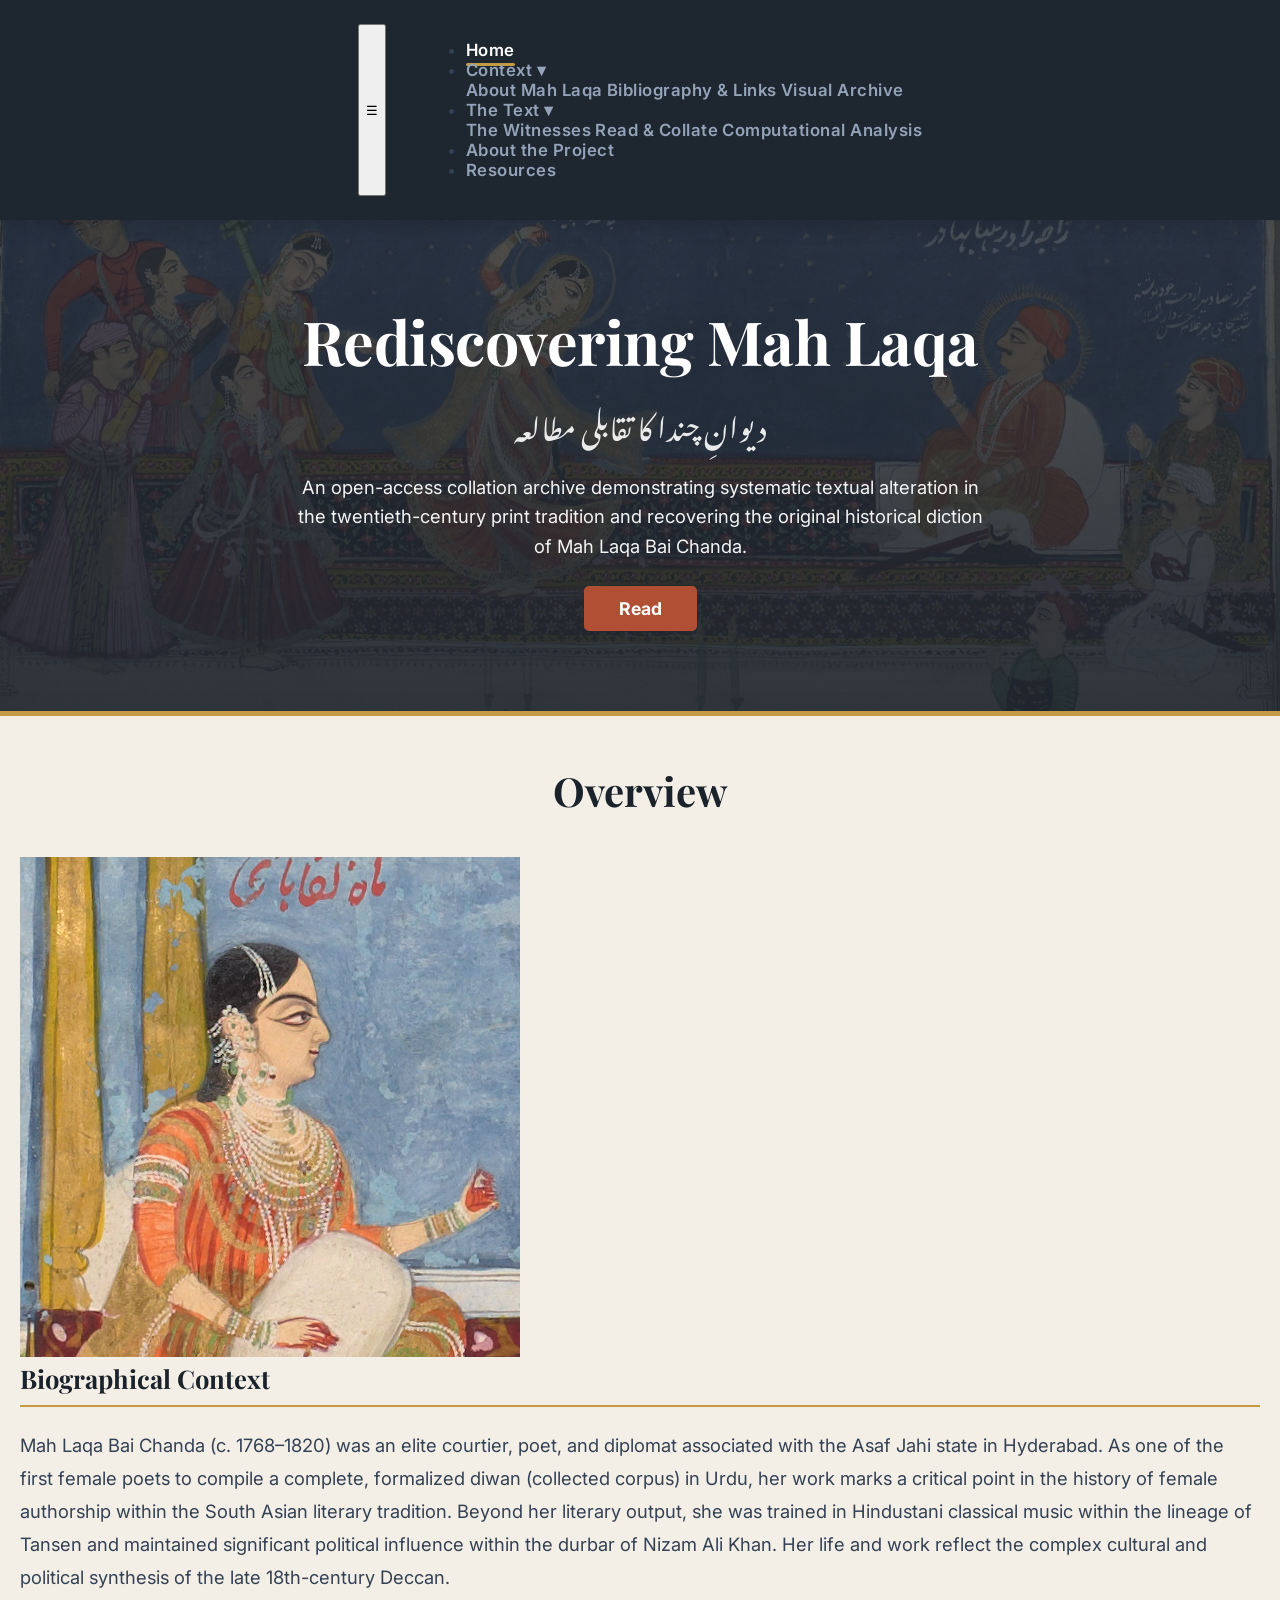
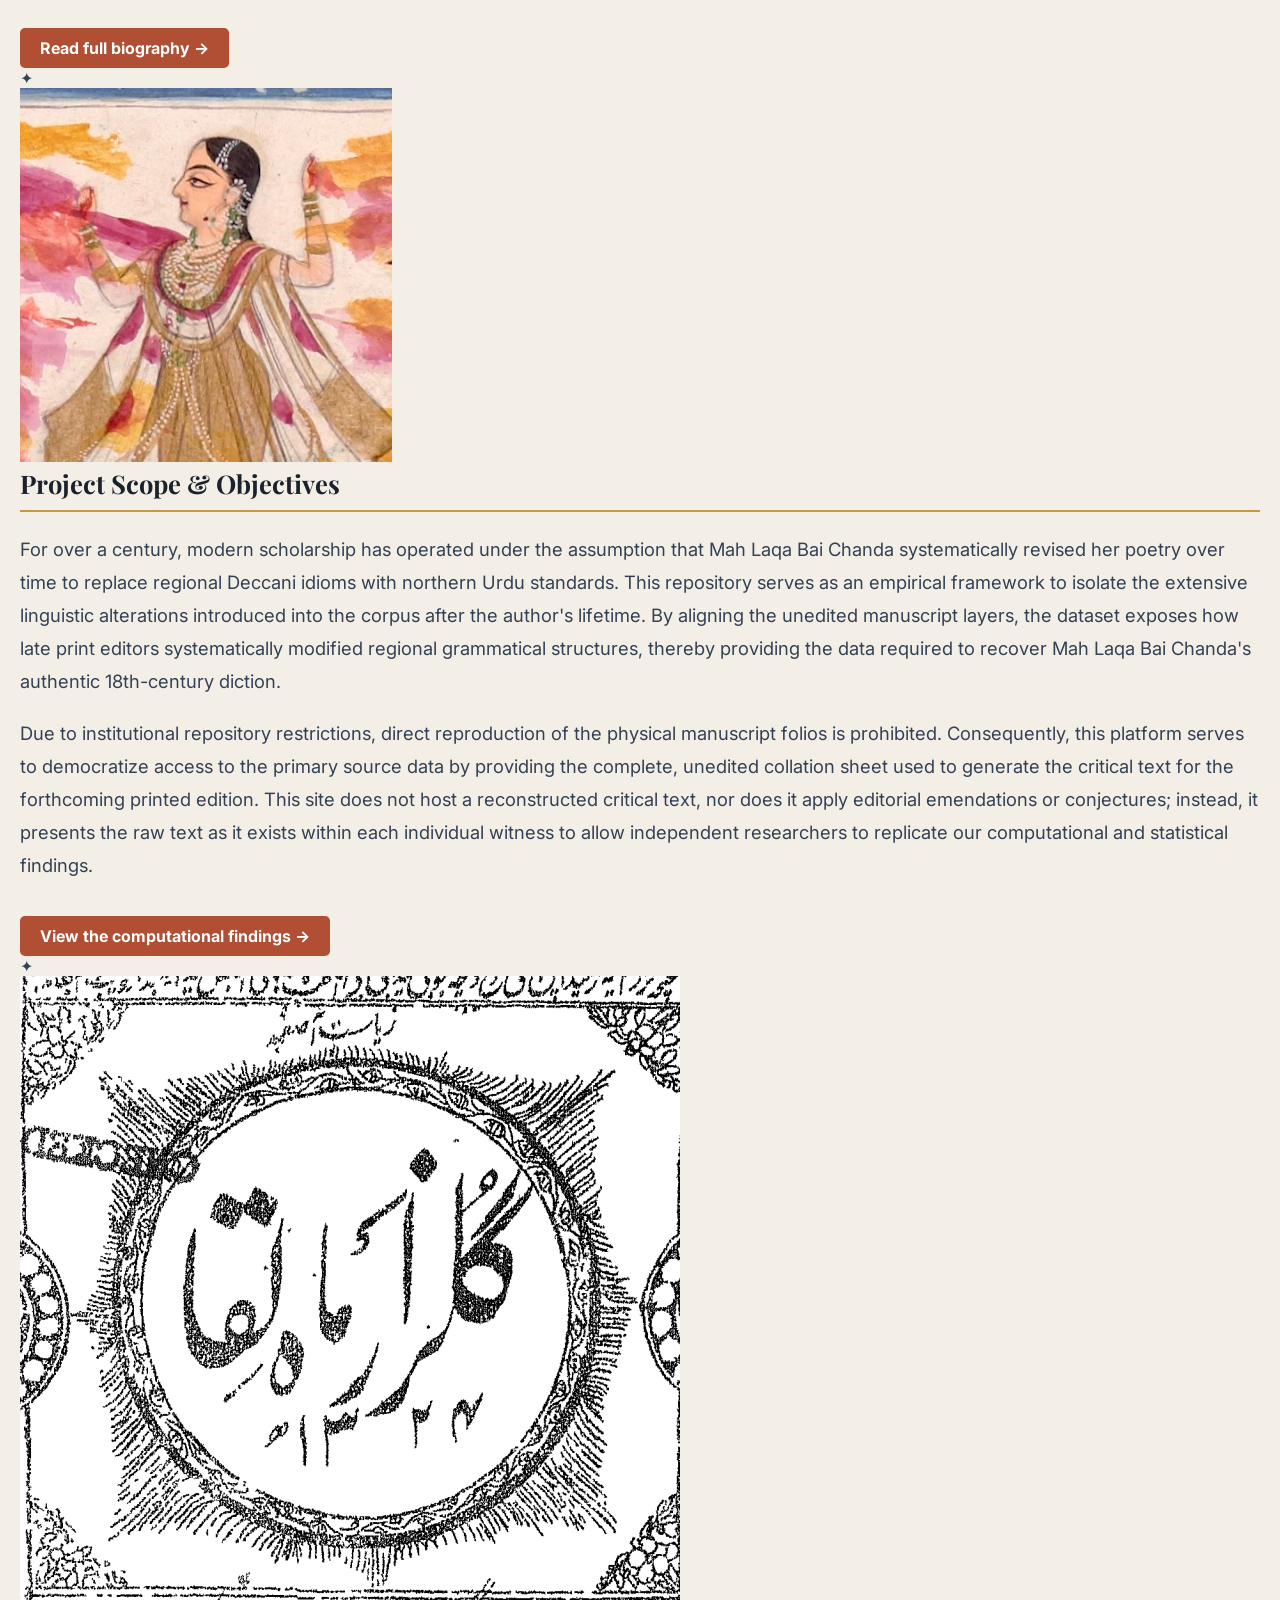
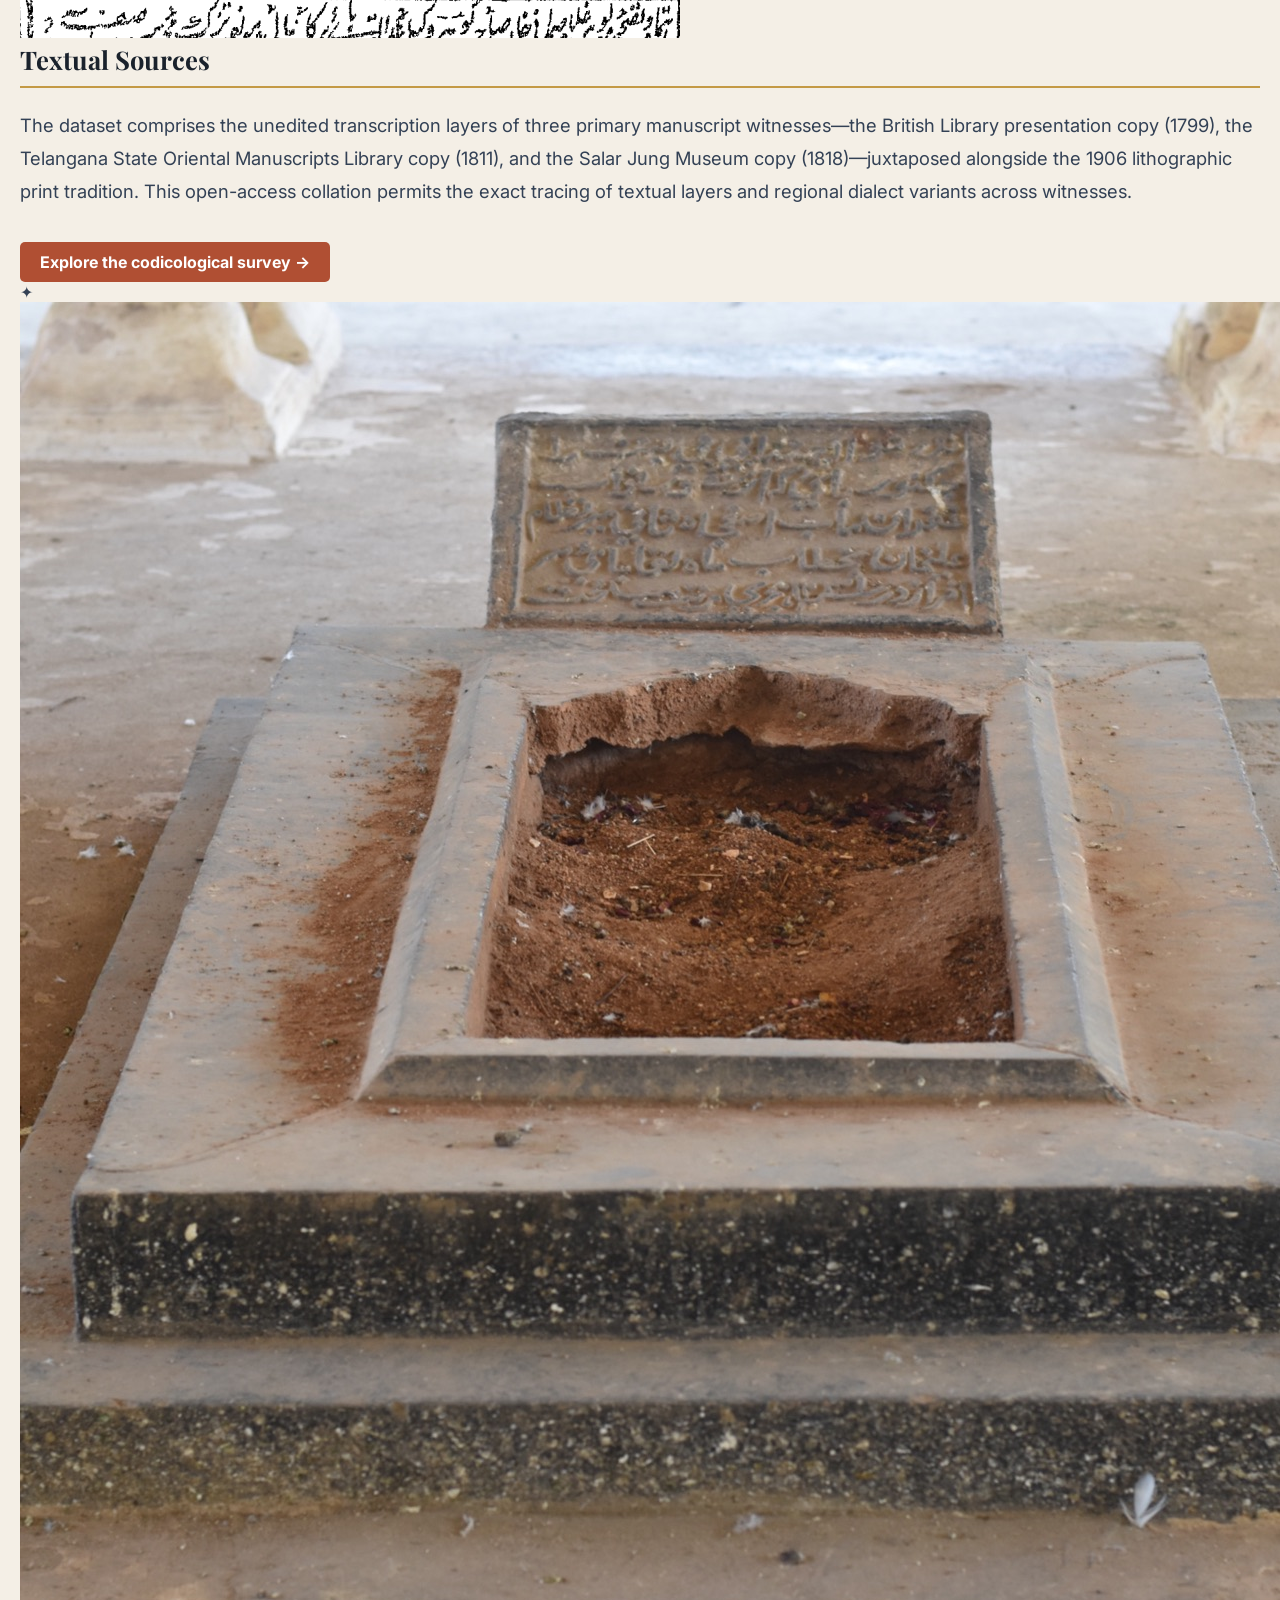
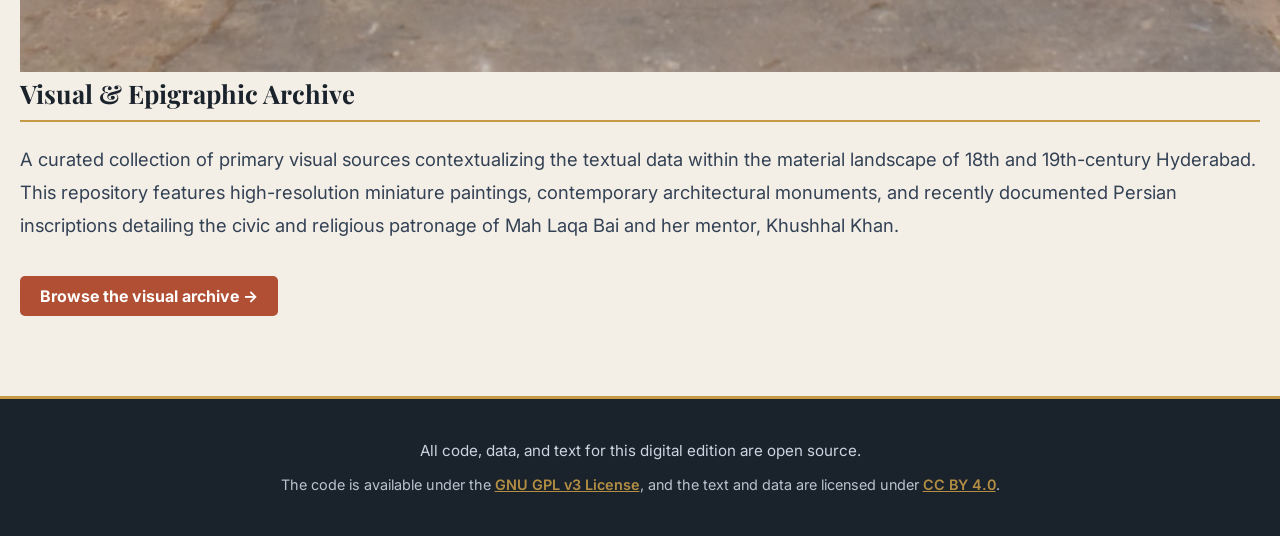
<file: index.html>
<!DOCTYPE html>
<html lang="en">
<head>
    <meta charset="UTF-8">
    <meta name="viewport" content="width=device-width, initial-scale=1.0">
    <title>Rediscovering Mah Laqa - A Critical Edition</title>
    <meta name="description" content="Explore the digital critical edition of Mah Laqa Bai Chanda's Diwan, with witness comparison, Urdu text, scholarly analysis, and archival resources.">
    <meta name="keywords" content="Mah Laqa Bai Chanda, Urdu poetry, Diwan, critical edition, digital humanities, manuscript collation, literary scholarship">
    <meta name="robots" content="index,follow,max-image-preview:large">
    <meta name="theme-color" content="#903b35">
    <meta property="og:type" content="website">
    <meta property="og:site_name" content="Mah Laqa Bai Chanda Critical Edition">
    <meta property="og:title" content="Rediscovering Mah Laqa - A Critical Edition">
    <meta property="og:description" content="Explore the digital critical edition of Mah Laqa Bai Chanda's Diwan, with witness comparison, Urdu text, scholarly analysis, and archival resources.">
    <meta property="og:url" content="https://sudoarsh.github.io/mahlaqa/">
    <meta property="og:image" content="https://sudoarsh.github.io/mahlaqa/images/portrait.png">
    <meta property="og:image:alt" content="Mah Laqa Bai Chanda digital critical edition and archive">
    <meta property="og:locale" content="en_US">
    <meta name="twitter:card" content="summary_large_image">
    <meta name="twitter:title" content="Rediscovering Mah Laqa - A Critical Edition">
    <meta name="twitter:description" content="Explore the digital critical edition of Mah Laqa Bai Chanda's Diwan, with witness comparison, Urdu text, scholarly analysis, and archival resources.">
    <meta name="twitter:image" content="https://sudoarsh.github.io/mahlaqa/images/portrait.png">
    <link rel="canonical" href="https://sudoarsh.github.io/mahlaqa/">
    <link rel="icon" type="image/png" href="images/portrait.png">
    <script type="application/ld+json">
    {
      "@context": "https://schema.org",
      "@type": "WebSite",
      "name": "Mah Laqa Bai Chanda Critical Edition",
      "description": "Explore the digital critical edition of Mah Laqa Bai Chanda's Diwan, with witness comparison, Urdu text, scholarly analysis, and archival resources.",
      "url": "https://sudoarsh.github.io/mahlaqa/",
      "inLanguage": "en",
      "publisher": {
        "@type": "Organization",
        "name": "Mah Laqa Bai Chanda Critical Edition"
      }
    }
    </script>
    <link rel="preconnect" href="https://fonts.googleapis.com">
    <link rel="preconnect" href="https://fonts.gstatic.com" crossorigin>
    <link href="https://fonts.googleapis.com/css2?family=Inter:wght@400;600;700&family=Playfair+Display:wght@600;700&family=Noto+Nastaliq+Urdu:wght@400;700&display=swap" rel="stylesheet">
    <link rel="stylesheet" href="style.css">
</head>
<body>

    <div id="site-nav"></div>
    <script src="nav.js"></script>

    <div class="hero">
        <h1 style="font-family: 'Playfair Display', serif; font-size: 3.8rem; margin-bottom: 5px;">Rediscovering Mah Laqa</h1>
        <p style="font-family: 'Noto Nastaliq Urdu', serif; font-size: 1.8rem; direction: rtl; margin-top: 0; margin-bottom: 10px;">دیوانِ چندا کا تقابلی مطالعہ</p>
        <p style="font-family: 'Inter', sans-serif; font-size: 1.15rem; max-width: 700px; margin: 15px auto 25px auto; line-height: 1.6; opacity: 0.95;">
            An open-access collation archive demonstrating systematic textual alteration in the twentieth-century print tradition and recovering the original historical diction of Mah Laqa Bai Chanda.
        </p>
        <a href="view.html" style="display: inline-block; padding: 12px 35px; background: rgba(176, 79, 51, 1); color: white; text-decoration: none; border-radius: 5px; font-weight: bold; font-family: 'Inter', sans-serif; font-size: 1.1rem; transition: background-color 0.2s;">Read</a>
    </div>

    <div class="container">
        
        <h2 style="text-align: center; font-family: 'Playfair Display', serif; font-size: 2.5rem; color: var(--primary); margin-top: 20px; margin-bottom: 40px;">Overview</h2>
        
        <div class="bio-section">
            <img src="images/portrait.png" alt="Mah Laqa Bai Chanda" class="bio-image">
            <div>
                <h2 style="color: var(--primary); margin-top: 0; border-bottom: 2px solid var(--accent); padding-bottom: 10px; font-family: 'Playfair Display', serif; font-size: 1.6rem;">Biographical Context</h2>
                <p style="font-size: 1.15rem; line-height: 1.8;">Mah Laqa Bai Chanda (c. 1768–1820) was an elite courtier, poet, and diplomat associated with the Asaf Jahi state in Hyderabad. As one of the first female poets to compile a complete, formalized diwan (collected corpus) in Urdu, her work marks a critical point in the history of female authorship within the South Asian literary tradition. Beyond her literary output, she was trained in Hindustani classical music within the lineage of Tansen and maintained significant political influence within the durbar of Nizam Ali Khan. Her life and work reflect the complex cultural and political synthesis of the late 18th-century Deccan.</p>
                <a href="about.html" style="display: inline-block; margin-top: 15px; padding: 10px 20px; background: rgba(176, 79, 51, 1); color: white; text-decoration: none; border-radius: 5px; font-weight: bold; font-family: 'Inter', sans-serif;">Read full biography →</a>
            </div>
        </div>

        <div class="ornate-divider"><span>✦</span></div>

        <div class="bio-section bio-reverse">
            <img src="images/mahlaqa-holi.jpeg" alt="Project Scope" class="bio-image">
            <div>
                <h2 style="color: var(--primary); margin-top: 0; border-bottom: 2px solid var(--accent); padding-bottom: 10px; font-family: 'Playfair Display', serif; font-size: 1.6rem;">Project Scope & Objectives</h2>
                <p style="font-size: 1.15rem; line-height: 1.8;">For over a century, modern scholarship has operated under the assumption that Mah Laqa Bai Chanda systematically revised her poetry over time to replace regional Deccani idioms with northern Urdu standards. This repository serves as an empirical framework to isolate the extensive linguistic alterations introduced into the corpus after the author's lifetime. By aligning the unedited manuscript layers, the dataset exposes how late print editors systematically modified regional grammatical structures, thereby providing the data required to recover Mah Laqa Bai Chanda's authentic 18th-century diction.</p>
                <p style="font-size: 1.15rem; line-height: 1.8;">Due to institutional repository restrictions, direct reproduction of the physical manuscript folios is prohibited. Consequently, this platform serves to democratize access to the primary source data by providing the complete, unedited collation sheet used to generate the critical text for the forthcoming printed edition. This site does not host a reconstructed critical text, nor does it apply editorial emendations or conjectures; instead, it presents the raw text as it exists within each individual witness to allow independent researchers to replicate our computational and statistical findings.</p>
                <a href="analysis.html" style="display: inline-block; margin-top: 15px; padding: 10px 20px; background: rgba(176, 79, 51, 1); color: white; text-decoration: none; border-radius: 5px; font-weight: bold; font-family: 'Inter', sans-serif;">View the computational findings →</a>
            </div>
        </div>

        <div class="ornate-divider"><span>✦</span></div>

        <div class="bio-section">
            <img src="images/gulzar.png" alt="Textual Sources" class="bio-image">
            <div>
                <h2 style="color: var(--primary); margin-top: 0; border-bottom: 2px solid var(--accent); padding-bottom: 10px; font-family: 'Playfair Display', serif; font-size: 1.6rem;">Textual Sources</h2>
                <p style="font-size: 1.15rem; line-height: 1.8;">The dataset comprises the unedited transcription layers of three primary manuscript witnesses—the British Library presentation copy (1799), the Telangana State Oriental Manuscripts Library copy (1811), and the Salar Jung Museum copy (1818)—juxtaposed alongside the 1906 lithographic print tradition. This open-access collation permits the exact tracing of textual layers and regional dialect variants across witnesses.</p>
                <a href="sources.html" style="display: inline-block; margin-top: 15px; padding: 10px 20px; background: rgba(176, 79, 51, 1); color: white; text-decoration: none; border-radius: 5px; font-weight: bold; font-family: 'Inter', sans-serif;">Explore the codicological survey →</a>
            </div>
        </div>

        <div class="ornate-divider"><span>✦</span></div>

        <div class="bio-section bio-reverse">
            <img src="images/grave-mahlaqa-bai.jpg" alt="Visual and Epigraphic Archive" class="bio-image">
            <div>
                <h2 style="color: var(--primary); margin-top: 0; border-bottom: 2px solid var(--accent); padding-bottom: 10px; font-family: 'Playfair Display', serif; font-size: 1.6rem;">Visual & Epigraphic Archive</h2>
                <p style="font-size: 1.15rem; line-height: 1.8;">A curated collection of primary visual sources contextualizing the textual data within the material landscape of 18th and 19th-century Hyderabad. This repository features high-resolution miniature paintings, contemporary architectural monuments, and recently documented Persian inscriptions detailing the civic and religious patronage of Mah Laqa Bai and her mentor, Khushhal Khan.</p>
                <a href="gallery.html" style="display: inline-block; margin-top: 15px; padding: 10px 20px; background: rgba(176, 79, 51, 1); color: white; text-decoration: none; border-radius: 5px; font-weight: bold; font-family: 'Inter', sans-serif;">Browse the visual archive →</a>
            </div>
        </div>

    </div>

    <footer style="margin-top: 80px; padding: 40px 20px; background-color: var(--primary); color: #cbd5e1; text-align: center; font-size: 0.95rem; border-top: 3px solid var(--accent); line-height: 1.6; font-family: 'Inter', sans-serif;">
        <div style="max-width: 1200px; margin: 0 auto;">
            <p style="margin: 0 0 10px 0;">All code, data, and text for this digital edition are open source.</p>
            <p style="margin: 0; font-size: 0.9rem; opacity: 0.9;">
                The code is available under the <a href="https://www.gnu.org/licenses/gpl-3.0.html" target="_blank" rel="noopener" style="color: var(--accent); text-decoration: underline; font-weight: 600;">GNU GPL v3 License</a>, and the text and data are licensed under <a href="https://creativecommons.org/licenses/by/4.0/" target="_blank" rel="noopener" style="color: var(--accent); text-decoration: underline; font-weight: 600;">CC BY 4.0</a>.
            </p>
        </div>
    </footer>


</body>
</html>
</file>
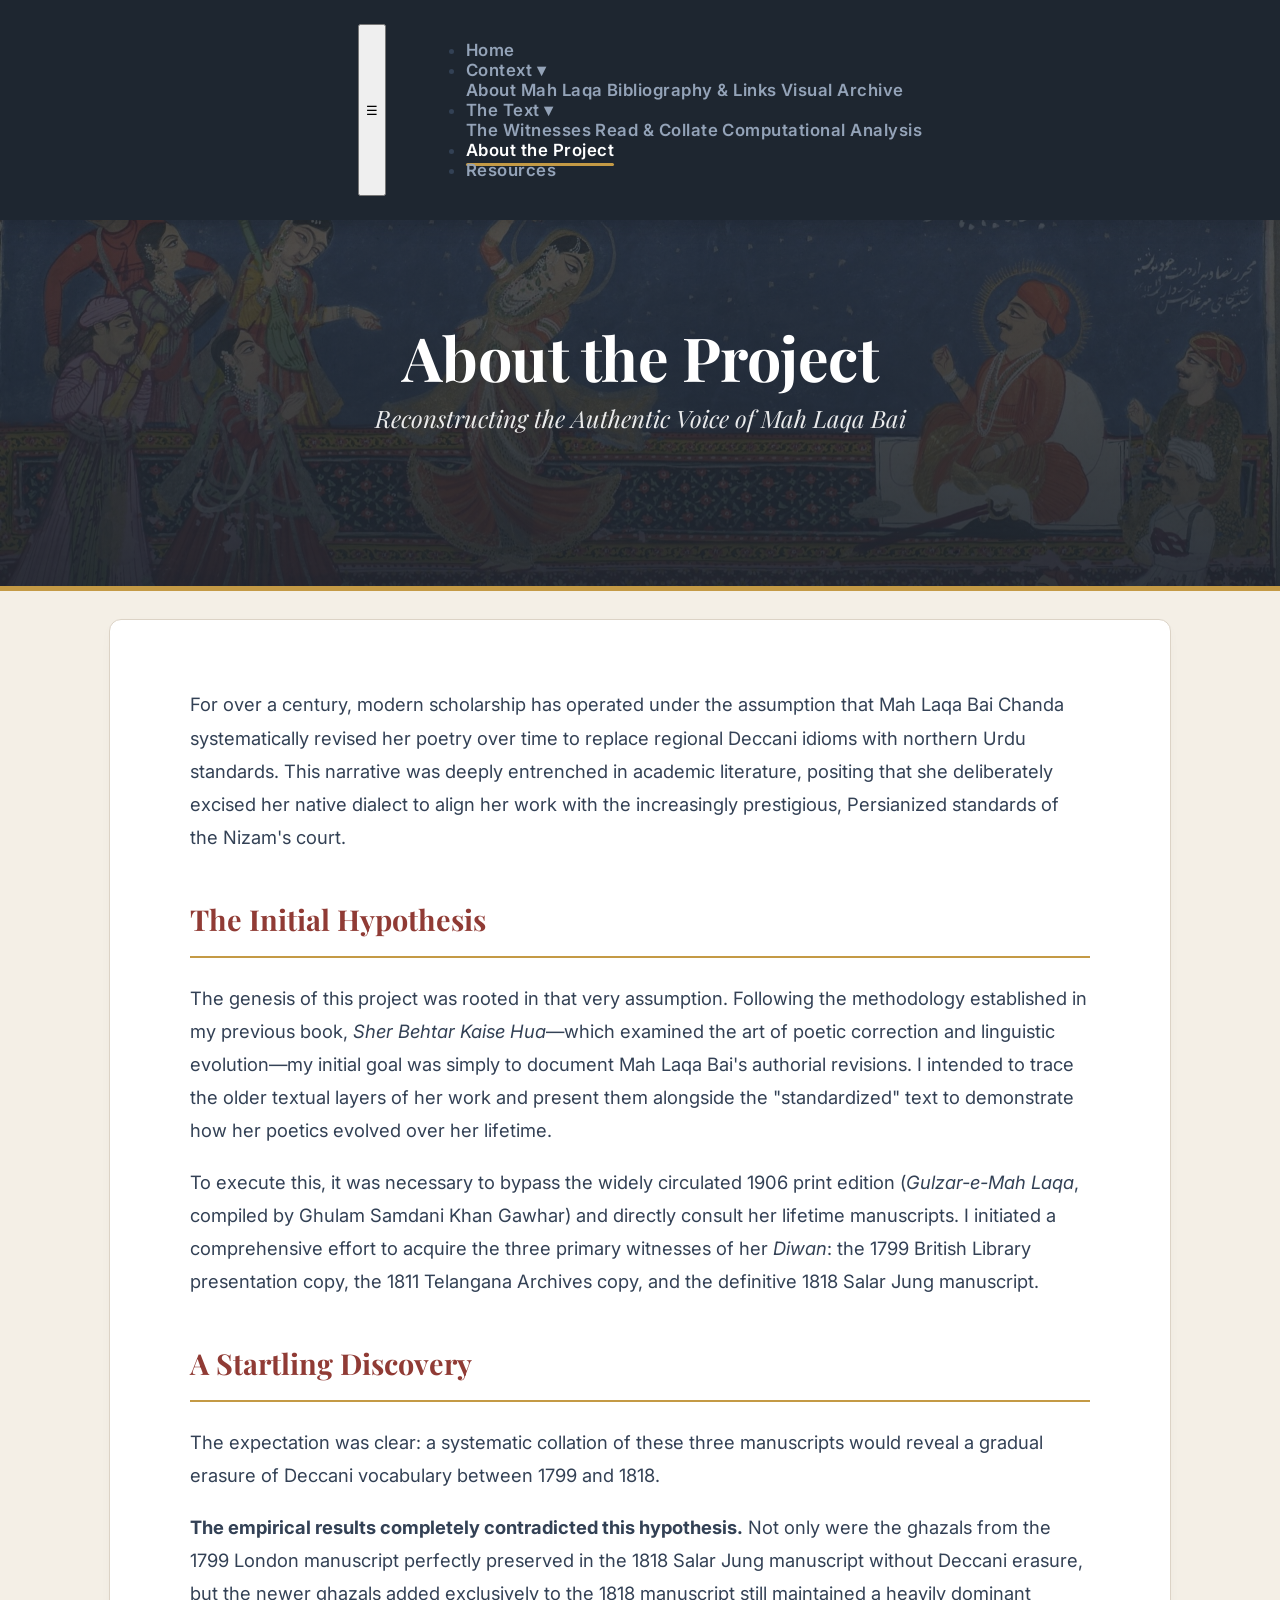
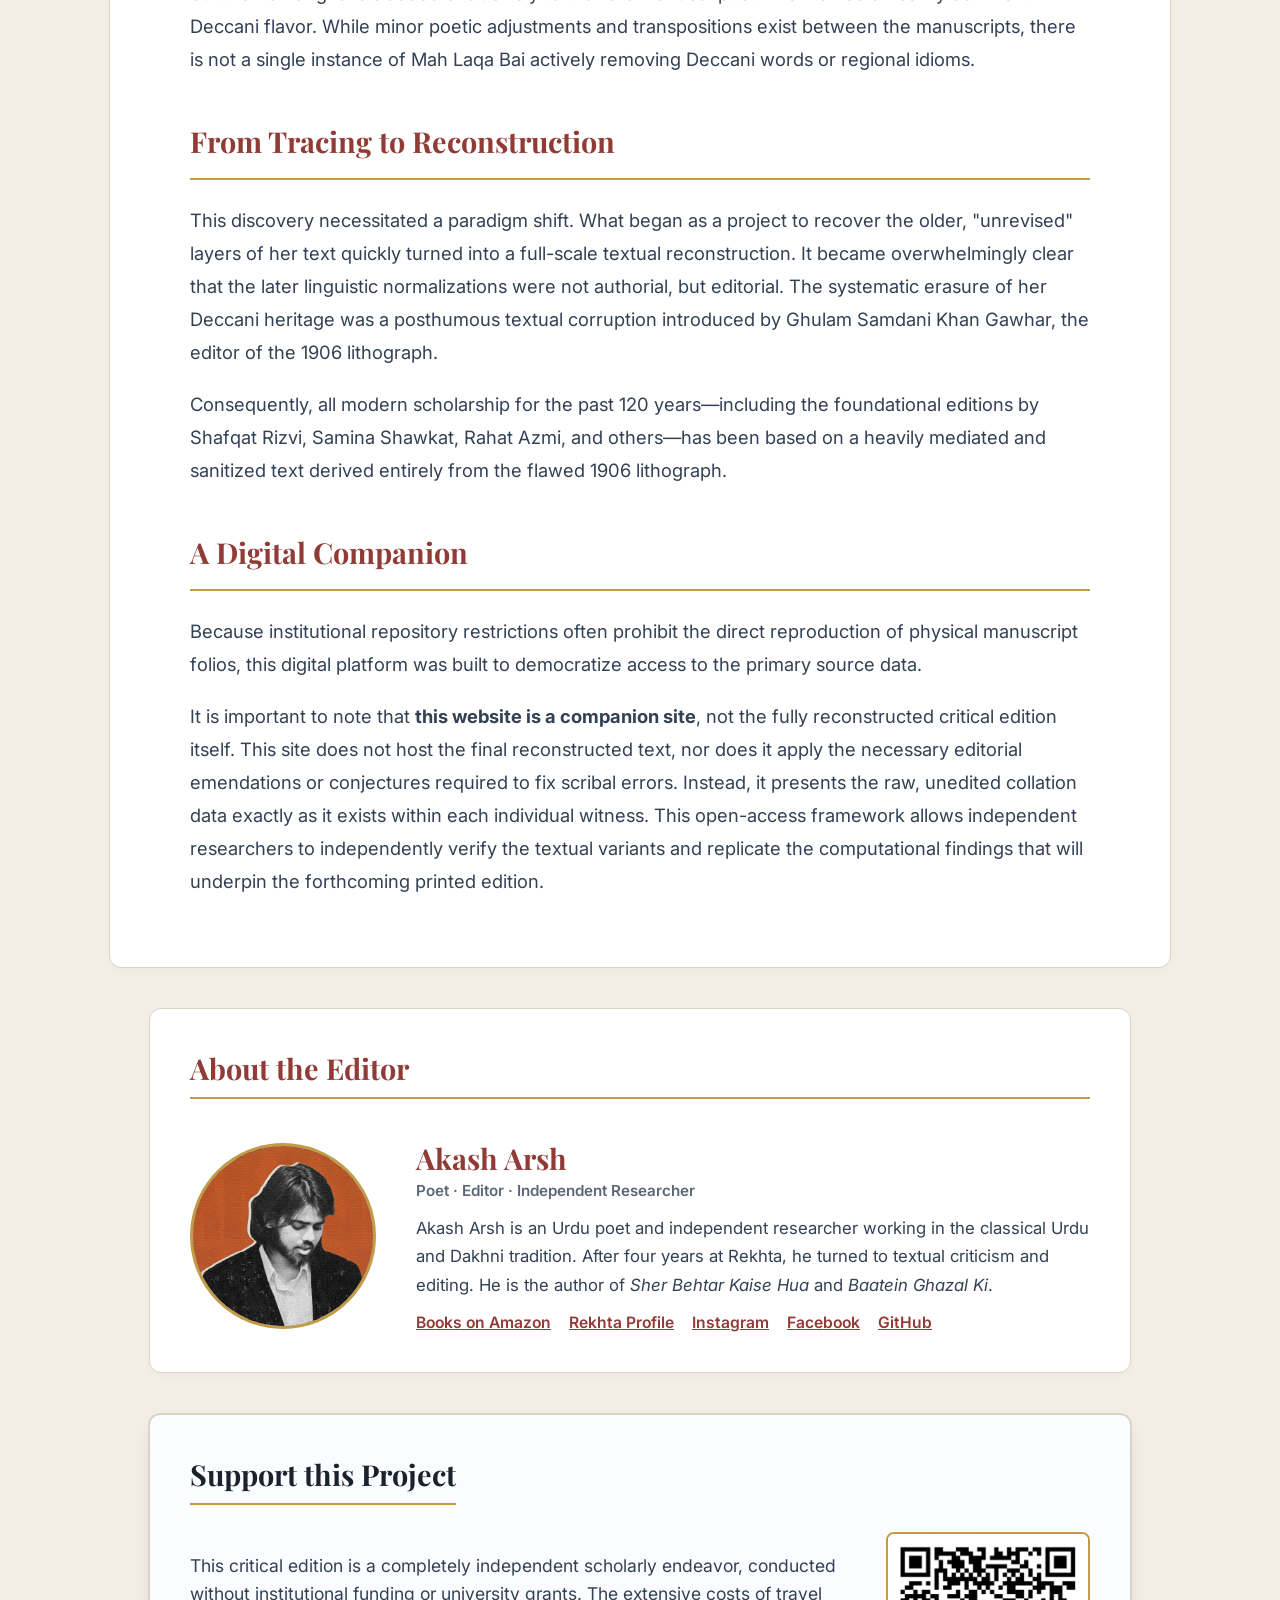
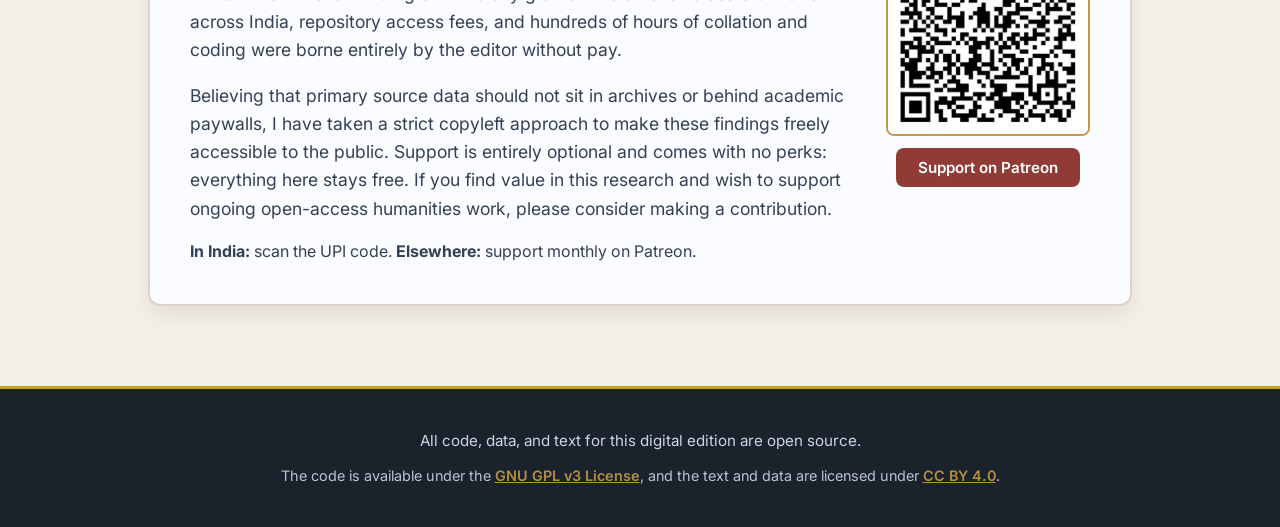
<file: about-project.html>
<!DOCTYPE html>
<html lang="en">
<head>
    <meta charset="UTF-8">
    <meta name="viewport" content="width=device-width, initial-scale=1.0">
    <title>About the Project - A Critical Edition</title>
    <meta name="description" content="Learn how this digital critical edition reconstructs the Diwan of Mah Laqa Bai Chanda through manuscript collation, editorial method, and scholarly annotation.">
    <meta name="keywords" content="Mah Laqa Bai Chanda, critical edition, manuscript collation, Urdu poetry, Diwan, editorial method, digital humanities">
    <meta name="robots" content="index,follow,max-image-preview:large">
    <meta name="theme-color" content="#903b35">
    <meta property="og:type" content="website">
    <meta property="og:site_name" content="Mah Laqa Bai Chanda Critical Edition">
    <meta property="og:title" content="About the Project - A Critical Edition">
    <meta property="og:description" content="Learn how this digital critical edition reconstructs the Diwan of Mah Laqa Bai Chanda through manuscript collation, editorial method, and scholarly annotation.">
    <meta property="og:url" content="https://sudoarsh.github.io/mahlaqa/about-project.html">
    <meta property="og:image" content="https://sudoarsh.github.io/mahlaqa/images/portrait.png">
    <meta property="og:image:alt" content="Mah Laqa Bai Chanda critical edition archive">
    <meta property="og:locale" content="en_US">
    <meta name="twitter:card" content="summary_large_image">
    <meta name="twitter:title" content="About the Project - A Critical Edition">
    <meta name="twitter:description" content="Learn how this digital critical edition reconstructs the Diwan of Mah Laqa Bai Chanda through manuscript collation, editorial method, and scholarly annotation.">
    <meta name="twitter:image" content="https://sudoarsh.github.io/mahlaqa/images/portrait.png">
    <link rel="canonical" href="https://sudoarsh.github.io/mahlaqa/about-project.html">
    <link rel="icon" type="image/png" href="images/portrait.png">
    <script type="application/ld+json">
    {
      "@context": "https://schema.org",
      "@type": "WebPage",
      "name": "About the Project - A Critical Edition",
      "description": "Learn how this digital critical edition reconstructs the Diwan of Mah Laqa Bai Chanda through manuscript collation, editorial method, and scholarly annotation.",
      "url": "https://sudoarsh.github.io/mahlaqa/about-project.html",
      "isPartOf": {
        "@type": "WebSite",
        "name": "Mah Laqa Bai Chanda Critical Edition",
        "url": "https://sudoarsh.github.io/mahlaqa/"
      }
    }
    </script>
    <link rel="preconnect" href="https://fonts.googleapis.com">
    <link rel="preconnect" href="https://fonts.gstatic.com" crossorigin>
    <link href="https://fonts.googleapis.com/css2?family=Inter:wght@400;600;700&family=Playfair+Display:wght@600;700&family=Noto+Nastaliq+Urdu:wght@400;700&display=swap" rel="stylesheet">
    <link rel="stylesheet" href="style.css">
    <style>
        .reading-pane {
            background: white;
            padding: 50px 80px;
            border-radius: 12px;
            box-shadow: 0 4px 15px -5px rgba(0,0,0,0.05);
            border: 1px solid var(--border);
            max-width: 900px;
            margin: -20px auto 40px auto;
            font-size: 1.15rem;
            line-height: 1.8;
            color: var(--secondary);
            position: relative;
            z-index: 10;
        }
        .reading-pane h2 {
            color: #903b35;
            font-family: 'Playfair Display', serif;
            border-bottom: 2px solid var(--accent);
            padding-bottom: 10px;
            margin-top: 40px;
            font-size: 1.8rem;
        }

        /* EDITOR CARD */
        .editor-card {
            display: flex;
            align-items: center;
            gap: 40px;
            background: white;
            padding: 40px;
            border-radius: 12px;
            border: 1px solid var(--border);
            box-shadow: 0 4px 15px -5px rgba(0,0,0,0.05);
            max-width: 900px;
            margin: 0 auto 40px auto;
        }
        .editor-card { flex-wrap: wrap; }
        .editor-heading {
            flex: 0 0 100%;
            margin: 0;
            padding-bottom: 10px;
            border-bottom: 2px solid var(--accent);
            font-family: 'Playfair Display', serif;
            font-size: 1.8rem;
            color: #903b35;
        }
        .editor-photo {
            width: 180px;
            height: 180px;
            border-radius: 50%;
            object-fit: cover;
            border: 3px solid var(--accent);
            background: #f1ece3;
            flex-shrink: 0;
        }
        .editor-card h3 {
            margin: 0 0 4px 0;
            font-family: 'Playfair Display', serif;
            font-size: 1.8rem;
            color: #903b35;
        }
        .editor-card .editor-role {
            margin: 0 0 14px 0;
            font-size: 0.95rem;
            font-weight: 600;
            color: var(--secondary);
            opacity: 0.8;
        }
        .editor-card p.editor-bio {
            margin: 0 0 14px 0;
            font-size: 1.05rem;
            line-height: 1.7;
            color: var(--secondary);
        }
        .editor-links {
            display: flex;
            flex-wrap: wrap;
            gap: 8px 18px;
            font-size: 0.98rem;
            font-weight: 600;
        }
        .editor-links a {
            color: #903b35;
            text-decoration: underline;
        }

        .support-card {
            display: flex;
            align-items: center;
            justify-content: space-between;
            gap: 40px;
            background: #FAFCFF; /* Slight blue/grey tint to stand out */
            padding: 40px;
            border-radius: 12px;
            border: 2px solid var(--border);
            box-shadow: 0 10px 25px -5px rgba(0,0,0,0.1);
            max-width: 900px;
            margin: 0 auto 60px auto;
        }
        .support-qr {
            display: flex;
            flex-direction: column;
            align-items: center;
            gap: 12px;
            flex-shrink: 0;
        }
        .qr-image {
            width: 200px;
            height: 200px;
            border-radius: 8px;
            object-fit: contain;
            border: 2px solid var(--accent);
            background: white;
            flex-shrink: 0;
        }
        .upi-label {
            margin: 0;
            font-size: 0.9rem;
            font-weight: 600;
            color: var(--secondary);
            text-align: center;
        }
        .patreon-btn {
            display: inline-block;
            padding: 10px 22px;
            border-radius: 8px;
            background: #903b35;
            color: #ffffff;
            font-weight: 600;
            font-size: 0.95rem;
            text-decoration: none;
        }
        .patreon-btn:hover { opacity: 0.9; }
        @media screen and (max-width: 850px) {
            .reading-pane { padding: 30px 20px; margin: -20px 10px 20px 10px; }
            .editor-card { flex-direction: column; text-align: center; padding: 30px 20px; margin: 0 10px 30px 10px; }
            .editor-links { justify-content: center; }
            .support-card { flex-direction: column-reverse; text-align: center; padding: 30px 20px; margin: 0 10px 40px 10px; }
        }
    </style>
</head>
<body>

    <!-- NAVIGATION -->
    <div id="site-nav"></div>
    <script src="nav.js"></script>

    <!-- HERO SECTION -->
    <div class="hero" style="padding: 6rem 1rem 8rem 1rem;">
        <h1 style="font-family: 'Playfair Display', serif; font-size: 3.8rem; margin-bottom: 5px;">About the Project</h1>
        <p style="font-family: 'Playfair Display', serif; font-size: 1.5rem; margin-top: 0; font-style: italic; opacity: 0.9;">Reconstructing the Authentic Voice of Mah Laqa Bai</p>
    </div>

    <!-- CONTENT -->
    <div class="container">
        <div class="reading-pane">
            
            <p>For over a century, modern scholarship has operated under the assumption that Mah Laqa Bai Chanda systematically revised her poetry over time to replace regional Deccani idioms with northern Urdu standards. This narrative was deeply entrenched in academic literature, positing that she deliberately excised her native dialect to align her work with the increasingly prestigious, Persianized standards of the Nizam's court.</p>

            <h2>The Initial Hypothesis</h2>
            <p>The genesis of this project was rooted in that very assumption. Following the methodology established in my previous book, <em>Sher Behtar Kaise Hua</em>—which examined the art of poetic correction and linguistic evolution—my initial goal was simply to document Mah Laqa Bai's authorial revisions. I intended to trace the older textual layers of her work and present them alongside the "standardized" text to demonstrate how her poetics evolved over her lifetime.</p>
            <p>To execute this, it was necessary to bypass the widely circulated 1906 print edition (<em>Gulzar-e-Mah Laqa</em>, compiled by Ghulam Samdani Khan Gawhar) and directly consult her lifetime manuscripts. I initiated a comprehensive effort to acquire the three primary witnesses of her <em>Diwan</em>: the 1799 British Library presentation copy, the 1811 Telangana Archives copy, and the definitive 1818 Salar Jung manuscript.</p>

            <h2>A Startling Discovery</h2>
            <p>The expectation was clear: a systematic collation of these three manuscripts would reveal a gradual erasure of Deccani vocabulary between 1799 and 1818. </p>
            <p><strong>The empirical results completely contradicted this hypothesis.</strong> Not only were the ghazals from the 1799 London manuscript perfectly preserved in the 1818 Salar Jung manuscript without Deccani erasure, but the newer ghazals added exclusively to the 1818 manuscript still maintained a heavily dominant Deccani flavor. While minor poetic adjustments and transpositions exist between the manuscripts, there is not a single instance of Mah Laqa Bai actively removing Deccani words or regional idioms.</p>

            <h2>From Tracing to Reconstruction</h2>
            <p>This discovery necessitated a paradigm shift. What began as a project to recover the older, "unrevised" layers of her text quickly turned into a full-scale textual reconstruction. It became overwhelmingly clear that the later linguistic normalizations were not authorial, but editorial. The systematic erasure of her Deccani heritage was a posthumous textual corruption introduced by Ghulam Samdani Khan Gawhar, the editor of the 1906 lithograph.</p>
            <p>Consequently, all modern scholarship for the past 120 years—including the foundational editions by Shafqat Rizvi, Samina Shawkat, Rahat Azmi, and others—has been based on a heavily mediated and sanitized text derived entirely from the flawed 1906 lithograph.</p>

            <h2>A Digital Companion</h2>
            <p>Because institutional repository restrictions often prohibit the direct reproduction of physical manuscript folios, this digital platform was built to democratize access to the primary source data. </p>
            <p>It is important to note that <strong>this website is a companion site</strong>, not the fully reconstructed critical edition itself. This site does not host the final reconstructed text, nor does it apply the necessary editorial emendations or conjectures required to fix scribal errors. Instead, it presents the raw, unedited collation data exactly as it exists within each individual witness. This open-access framework allows independent researchers to independently verify the textual variants and replicate the computational findings that will underpin the forthcoming printed edition.</p>
        </div>

        <!-- ABOUT THE EDITOR CARD -->
        <div class="editor-card">
            <h2 class="editor-heading">About the Editor</h2>
            <img src="images/editor-photo.jpg" alt="Photograph of Akash Arsh" class="editor-photo">
            <div style="flex: 1; min-width: 260px;">
                <h3>Akash Arsh</h3>
                <p class="editor-role">Poet · Editor · Independent Researcher</p>
                <p class="editor-bio">
                    Akash Arsh is an Urdu poet and independent researcher working in the classical Urdu and Dakhni tradition. After four years at Rekhta, he turned to textual criticism and editing. He is the author of <em>Sher Behtar Kaise Hua</em> and <em>Baatein Ghazal Ki</em>.
                </p>
                <div class="editor-links">
                    <a href="https://www.amazon.in/stores/Akash-Arsh/author/B0BWFLHFHQ" target="_blank" rel="noopener">Books on Amazon</a>
                    <a href="https://www.rekhta.org/poets/akash-arsh" target="_blank" rel="noopener">Rekhta Profile</a>
                    <a href="https://www.instagram.com/aakaash.arsh/" target="_blank" rel="noopener">Instagram</a>
                    <a href="https://www.facebook.com/aakaash.arsh/" target="_blank" rel="noopener">Facebook</a>
                    <a href="https://github.com/sudoarsh" target="_blank" rel="noopener">GitHub</a>
                </div>
            </div>
        </div>

        <!-- SUPPORT CARD (UPI QR + PATREON) -->
        <div class="support-card">
            <div>
                <h3 style="color: var(--primary); margin-top: 0; font-family: 'Playfair Display', serif; font-size: 1.8rem; border-bottom: 2px solid var(--accent); padding-bottom: 10px; display: inline-block;">Support this Project</h3>
                <p style="font-size: 1.1rem; line-height: 1.6; color: var(--secondary); margin-bottom: 15px;">
                    This critical edition is a completely independent scholarly endeavor, conducted without institutional funding or university grants. The extensive costs of travel across India, repository access fees, and hundreds of hours of collation and coding were borne entirely by the editor without pay.
                </p>
                <p style="font-size: 1.1rem; line-height: 1.6; color: var(--secondary); margin-bottom: 15px;">
                    Believing that primary source data should not sit in archives or behind academic paywalls, I have taken a strict copyleft approach to make these findings freely accessible to the public. Support is entirely optional and comes with no perks: everything here stays free. If you find value in this research and wish to support ongoing open-access humanities work, please consider making a contribution.
                </p>
                <p style="font-size: 1rem; line-height: 1.6; color: var(--secondary); margin-bottom: 0;">
                    <strong>In India:</strong> scan the UPI code. <strong>Elsewhere:</strong> support monthly on Patreon.
                </p>
            </div>
            <div class="support-qr">
                <img src="images/pmtqr.png" alt="Scan to support via UPI" class="qr-image">
                <a href="https://www.patreon.com/c/AkashArsh" class="patreon-btn" target="_blank" rel="noopener">Support on Patreon</a>
            </div>
        </div>

    </div>

    <!-- FOOTER -->
    <footer style="margin-top: 80px; padding: 40px 20px; background-color: var(--primary); color: #cbd5e1; text-align: center; font-size: 0.95rem; border-top: 3px solid var(--accent); line-height: 1.6; font-family: 'Inter', sans-serif;">
        <div style="max-width: 1200px; margin: 0 auto;">
            <p style="margin: 0 0 10px 0;">All code, data, and text for this digital edition are open source.</p>
            <p style="margin: 0; font-size: 0.9rem; opacity: 0.9;">
                The code is available under the <a href="https://www.gnu.org/licenses/gpl-3.0.html" target="_blank" rel="noopener" style="color: var(--accent); text-decoration: underline; font-weight: 600;">GNU GPL v3 License</a>, and the text and data are licensed under <a href="https://creativecommons.org/licenses/by/4.0/" target="_blank" rel="noopener" style="color: var(--accent); text-decoration: underline; font-weight: 600;">CC BY 4.0</a>.
            </p>
        </div>
    </footer>


</body>
</html>
</file>
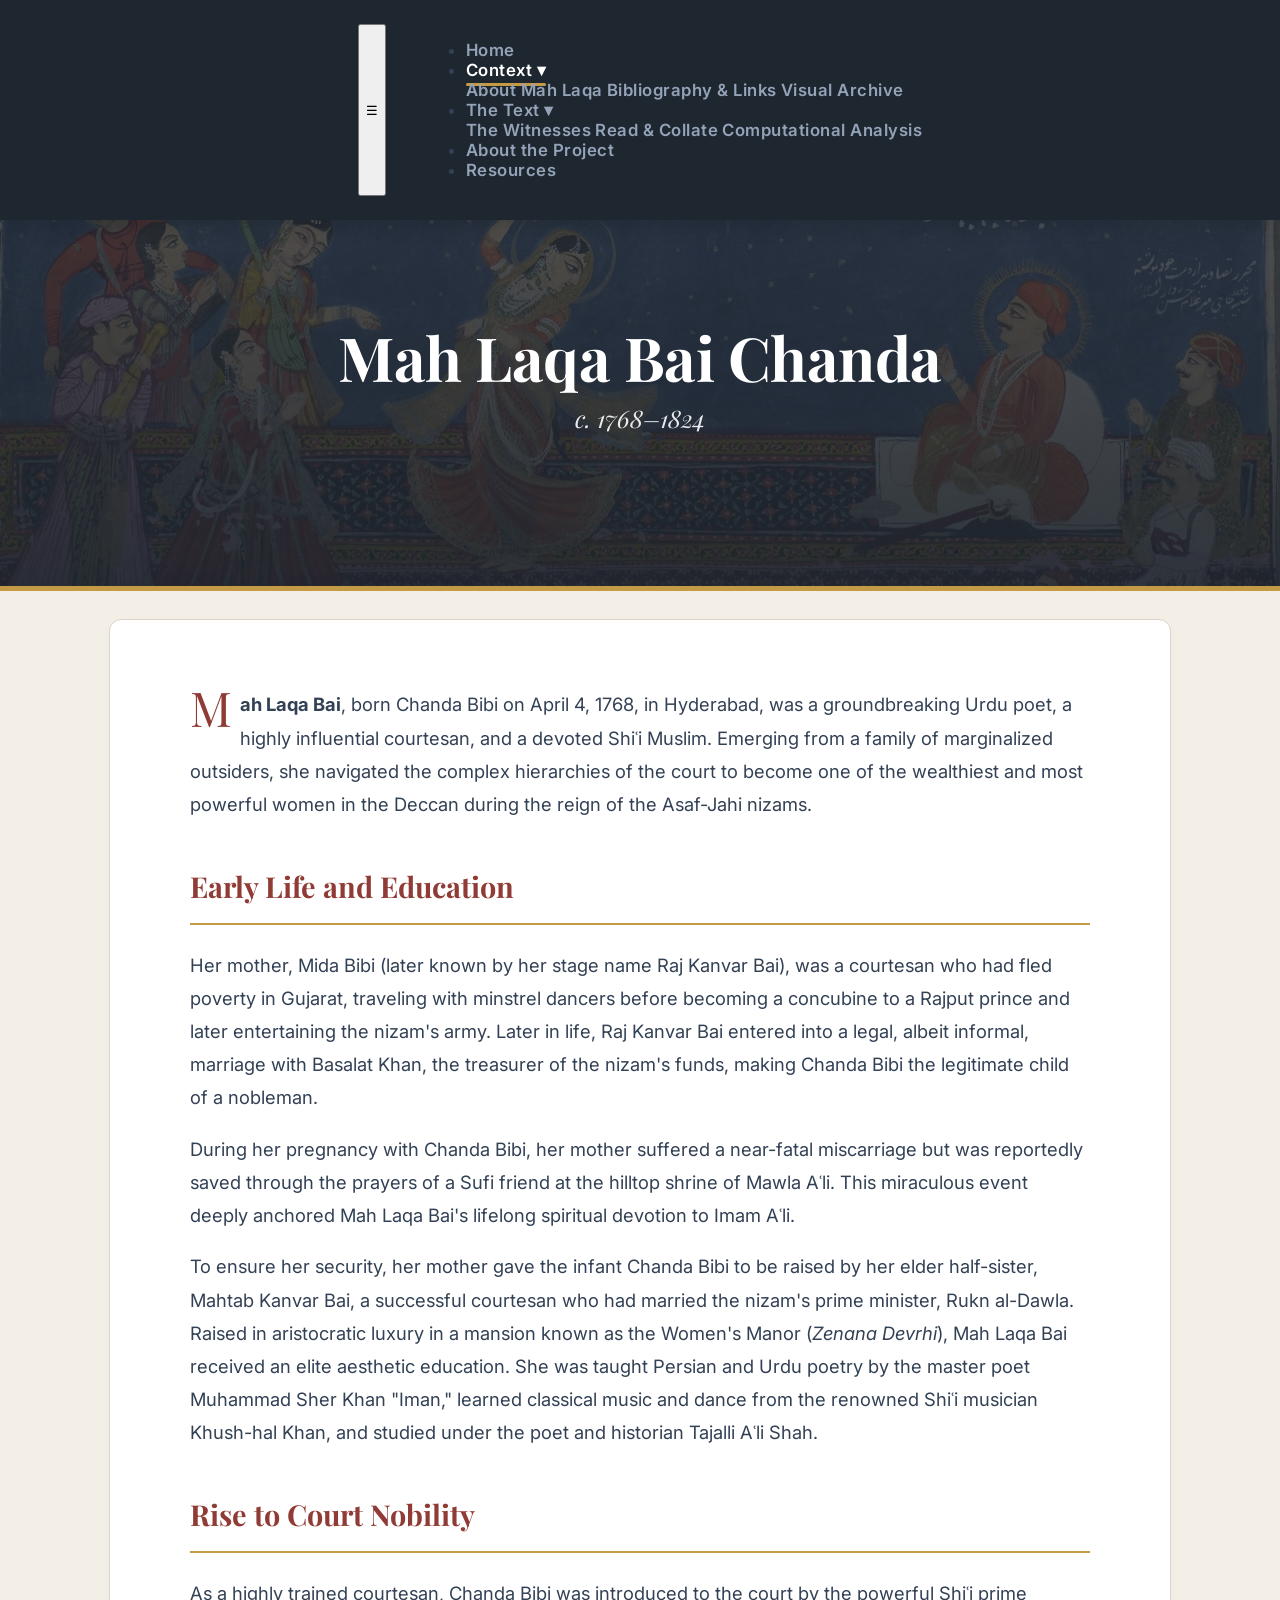
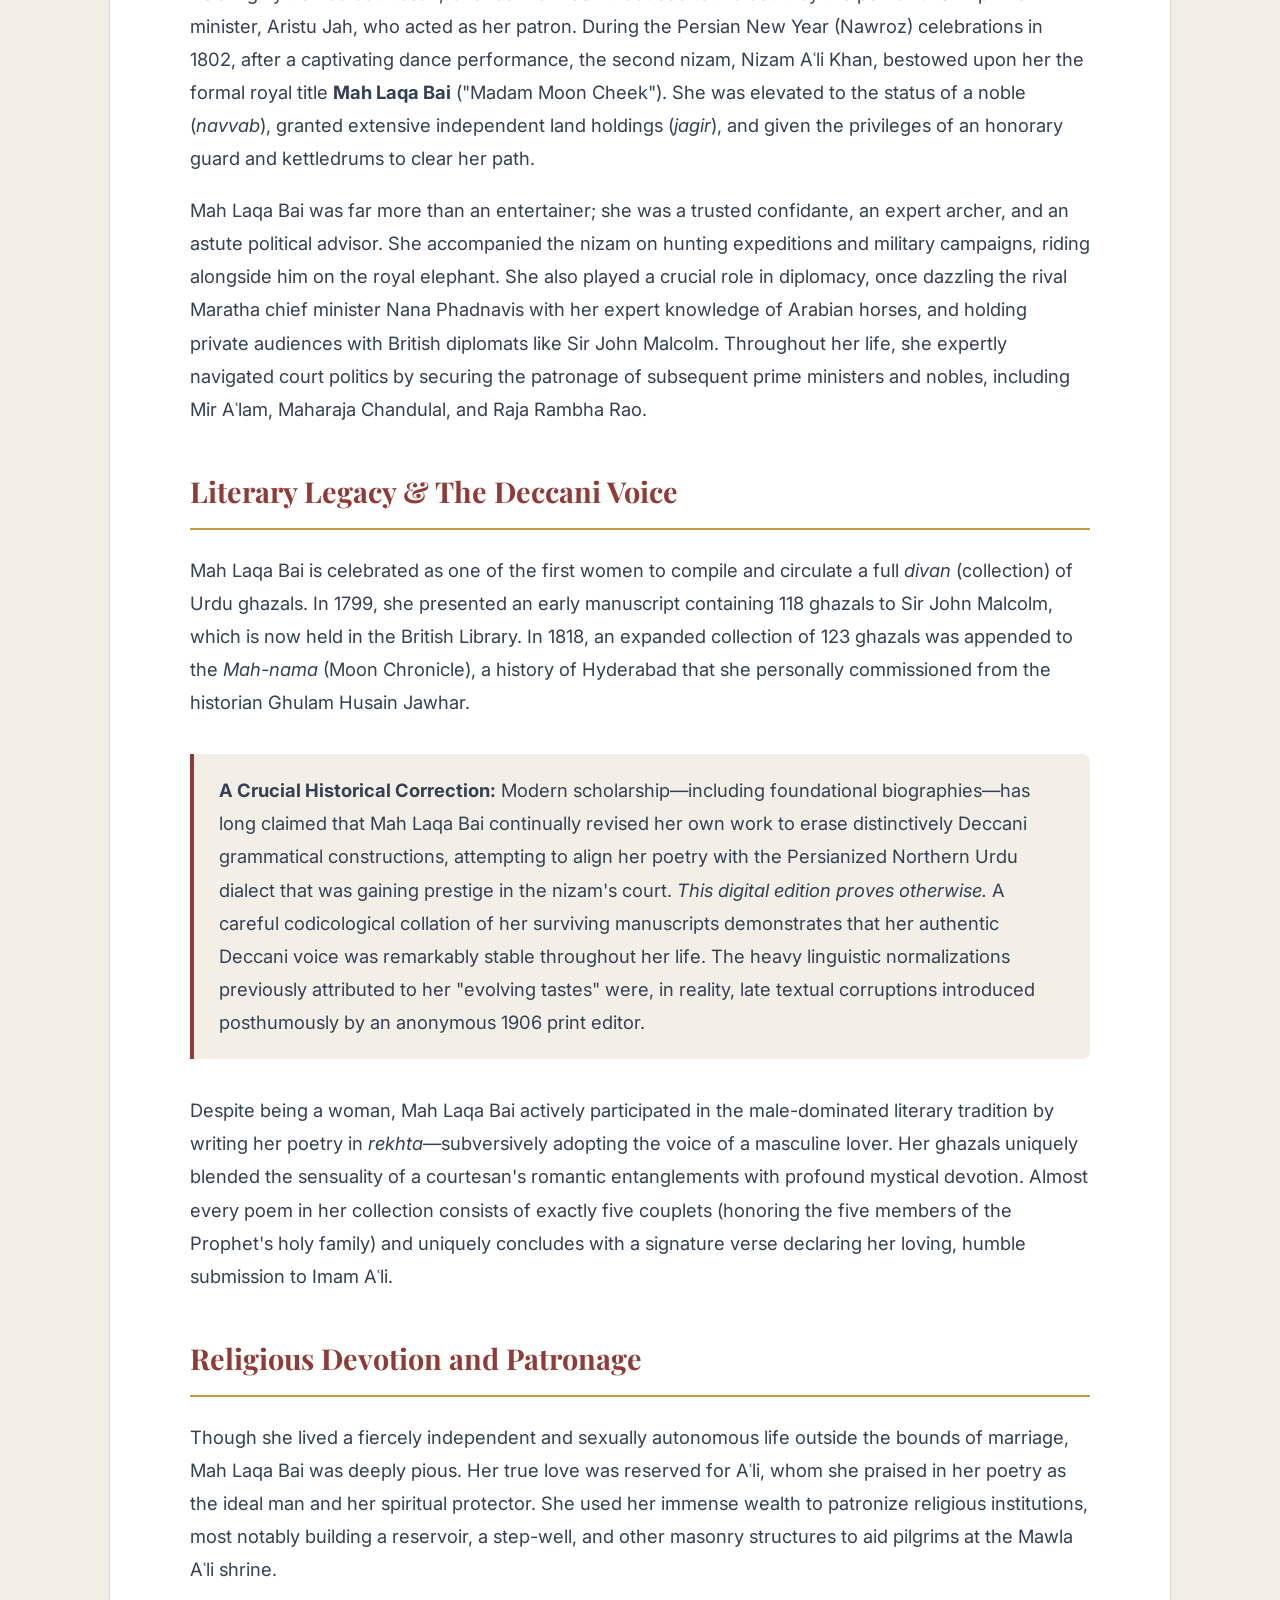
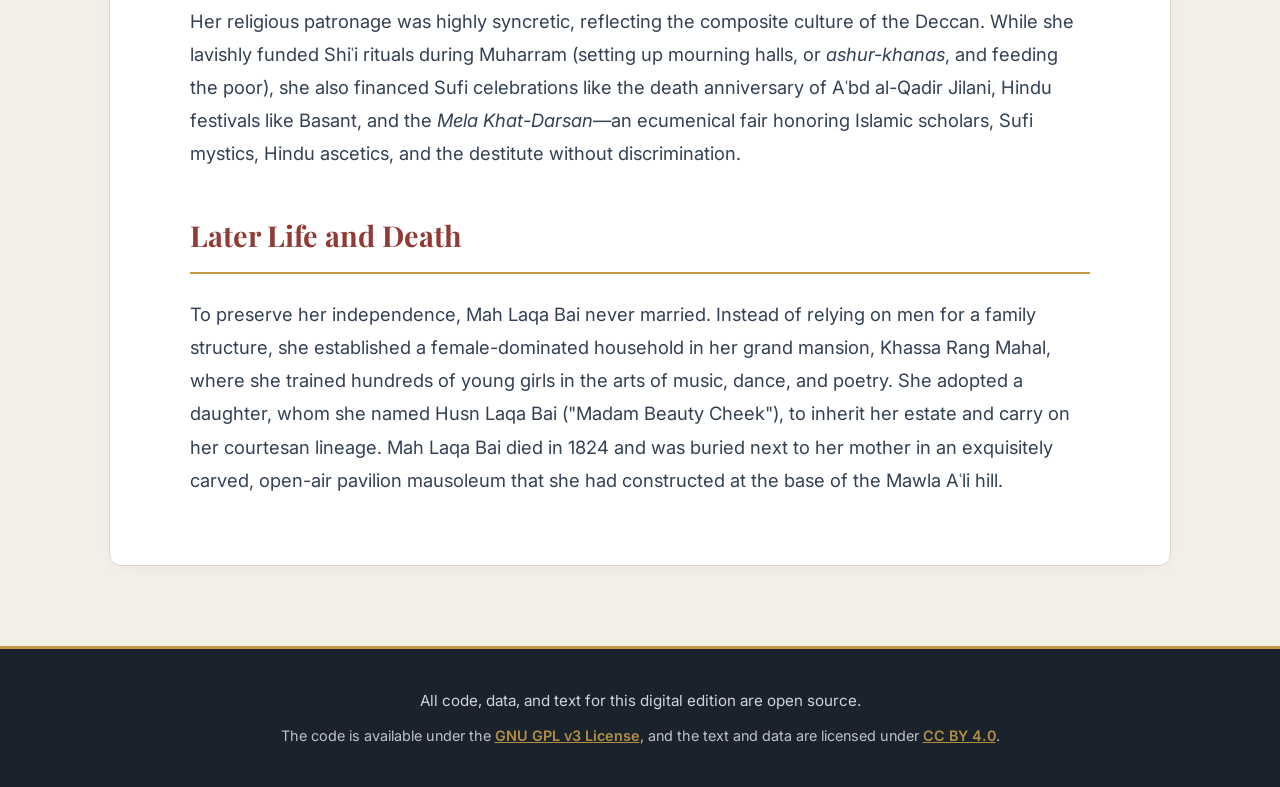
<file: about.html>
<!DOCTYPE html>
<html lang="en">
<head>
    <meta charset="UTF-8">
    <meta name="viewport" content="width=device-width, initial-scale=1.0">
    <title>About Mah Laqa Bai - A Critical Edition</title>
    <meta name="description" content="Discover the life, literary legacy, and historical world of Mah Laqa Bai Chanda, one of the earliest women to compile a complete Urdu Diwan.">
    <meta name="keywords" content="Mah Laqa Bai Chanda, Urdu poet, biography, South Asian literature, Diwan, women writers, historical context">
    <meta name="robots" content="index,follow,max-image-preview:large">
    <meta name="theme-color" content="#903b35">
    <meta property="og:type" content="website">
    <meta property="og:site_name" content="Mah Laqa Bai Chanda Critical Edition">
    <meta property="og:title" content="About Mah Laqa Bai - A Critical Edition">
    <meta property="og:description" content="Discover the life, literary legacy, and historical world of Mah Laqa Bai Chanda, one of the earliest women to compile a complete Urdu Diwan.">
    <meta property="og:url" content="https://sudoarsh.github.io/mahlaqa/about.html">
    <meta property="og:image" content="https://sudoarsh.github.io/mahlaqa/images/portrait.png">
    <meta property="og:image:alt" content="Mah Laqa Bai Chanda profile and archive">
    <meta property="og:locale" content="en_US">
    <meta name="twitter:card" content="summary_large_image">
    <meta name="twitter:title" content="About Mah Laqa Bai - A Critical Edition">
    <meta name="twitter:description" content="Discover the life, literary legacy, and historical world of Mah Laqa Bai Chanda, one of the earliest women to compile a complete Urdu Diwan.">
    <meta name="twitter:image" content="https://sudoarsh.github.io/mahlaqa/images/portrait.png">
    <link rel="canonical" href="https://sudoarsh.github.io/mahlaqa/about.html">
    <link rel="icon" type="image/png" href="images/portrait.png">
    <script type="application/ld+json">
    {
      "@context": "https://schema.org",
      "@type": "WebPage",
      "name": "About Mah Laqa Bai - A Critical Edition",
      "description": "Discover the life, literary legacy, and historical world of Mah Laqa Bai Chanda, one of the earliest women to compile a complete Urdu Diwan.",
      "url": "https://sudoarsh.github.io/mahlaqa/about.html",
      "isPartOf": {
        "@type": "WebSite",
        "name": "Mah Laqa Bai Chanda Critical Edition",
        "url": "https://sudoarsh.github.io/mahlaqa/"
      }
    }
    </script>
    <link rel="preconnect" href="https://fonts.googleapis.com">
    <link rel="preconnect" href="https://fonts.gstatic.com" crossorigin>
    <link href="https://fonts.googleapis.com/css2?family=Inter:wght@400;600;700&family=Playfair+Display:wght@600;700&family=Noto+Nastaliq+Urdu:wght@400;700&display=swap" rel="stylesheet">
    <link rel="stylesheet" href="style.css">
    <style>
        .reading-pane {
            background: white;
            padding: 50px 80px;
            border-radius: 12px;
            box-shadow: 0 4px 15px -5px rgba(0,0,0,0.05);
            border: 1px solid var(--border);
            max-width: 900px;
            margin: -20px auto 60px auto; /* Pulls the box slightly up towards the hero */
            font-size: 1.15rem;
            line-height: 1.8;
            color: var(--secondary);
            position: relative;
            z-index: 10;
        }
        .reading-pane h2 {
            color: #903b35;
            font-family: 'Playfair Display', serif;
            border-bottom: 2px solid var(--accent);
            padding-bottom: 10px;
            margin-top: 40px;
            font-size: 1.8rem;
        }
        .thesis-highlight {
            background-color: var(--bg-color);
            padding: 20px 25px;
            border-left: 4px solid #903b35;
            margin: 35px 0;
            border-radius: 0 8px 8px 0;
        }
        @media screen and (max-width: 850px) {
            .reading-pane { padding: 30px 20px; margin: -20px 10px 20px 10px; }
        }
    </style>
</head>
<body>

    <!-- NAVIGATION -->
    <div id="site-nav"></div>
    <script src="nav.js"></script>

    <!-- RESTORED HERO SECTION -->
    <div class="hero" style="padding: 6rem 1rem 8rem 1rem;">
        <h1 style="font-family: 'Playfair Display', serif; font-size: 3.8rem; margin-bottom: 5px;">Mah Laqa Bai Chanda</h1>
        <p style="font-family: 'Playfair Display', serif; font-size: 1.5rem; margin-top: 0; font-style: italic; opacity: 0.9;">c. 1768–1824</p>
    </div>

    <!-- CONTENT -->
    <div class="container">
        <div class="reading-pane">
            
            <p><span style="font-size: 3rem; float: left; line-height: 0.8; padding-right: 8px; color: #903b35; font-family: 'Playfair Display', serif;">M</span><strong>ah Laqa Bai</strong>, born Chanda Bibi on April 4, 1768, in Hyderabad, was a groundbreaking Urdu poet, a highly influential courtesan, and a devoted Shiʿi Muslim. Emerging from a family of marginalized outsiders, she navigated the complex hierarchies of the court to become one of the wealthiest and most powerful women in the Deccan during the reign of the Asaf-Jahi nizams.</p>

            <h2>Early Life and Education</h2>
            <p>Her mother, Mida Bibi (later known by her stage name Raj Kanvar Bai), was a courtesan who had fled poverty in Gujarat, traveling with minstrel dancers before becoming a concubine to a Rajput prince and later entertaining the nizam's army. Later in life, Raj Kanvar Bai entered into a legal, albeit informal, marriage with Basalat Khan, the treasurer of the nizam's funds, making Chanda Bibi the legitimate child of a nobleman.</p>
            <p>During her pregnancy with Chanda Bibi, her mother suffered a near-fatal miscarriage but was reportedly saved through the prayers of a Sufi friend at the hilltop shrine of Mawla Aʿli. This miraculous event deeply anchored Mah Laqa Bai's lifelong spiritual devotion to Imam Aʿli.</p>
            <p>To ensure her security, her mother gave the infant Chanda Bibi to be raised by her elder half-sister, Mahtab Kanvar Bai, a successful courtesan who had married the nizam's prime minister, Rukn al-Dawla. Raised in aristocratic luxury in a mansion known as the Women's Manor (<em>Zenana Devrhi</em>), Mah Laqa Bai received an elite aesthetic education. She was taught Persian and Urdu poetry by the master poet Muhammad Sher Khan "Iman," learned classical music and dance from the renowned Shiʿi musician Khush-hal Khan, and studied under the poet and historian Tajalli Aʿli Shah.</p>

            <h2>Rise to Court Nobility</h2>
            <p>As a highly trained courtesan, Chanda Bibi was introduced to the court by the powerful Shiʿi prime minister, Aristu Jah, who acted as her patron. During the Persian New Year (Nawroz) celebrations in 1802, after a captivating dance performance, the second nizam, Nizam Aʿli Khan, bestowed upon her the formal royal title <strong>Mah Laqa Bai</strong> ("Madam Moon Cheek"). She was elevated to the status of a noble (<em>navvab</em>), granted extensive independent land holdings (<em>jagir</em>), and given the privileges of an honorary guard and kettledrums to clear her path.</p>
            <p>Mah Laqa Bai was far more than an entertainer; she was a trusted confidante, an expert archer, and an astute political advisor. She accompanied the nizam on hunting expeditions and military campaigns, riding alongside him on the royal elephant. She also played a crucial role in diplomacy, once dazzling the rival Maratha chief minister Nana Phadnavis with her expert knowledge of Arabian horses, and holding private audiences with British diplomats like Sir John Malcolm. Throughout her life, she expertly navigated court politics by securing the patronage of subsequent prime ministers and nobles, including Mir Aʿlam, Maharaja Chandulal, and Raja Rambha Rao.</p>

            <h2>Literary Legacy & The Deccani Voice</h2>
            <p>Mah Laqa Bai is celebrated as one of the first women to compile and circulate a full <em>divan</em> (collection) of Urdu ghazals. In 1799, she presented an early manuscript containing 118 ghazals to Sir John Malcolm, which is now held in the British Library. In 1818, an expanded collection of 123 ghazals was appended to the <em>Mah-nama</em> (Moon Chronicle), a history of Hyderabad that she personally commissioned from the historian Ghulam Husain Jawhar.</p>

            <div class="thesis-highlight">
                <p style="margin: 0;"><strong>A Crucial Historical Correction:</strong> Modern scholarship—including foundational biographies—has long claimed that Mah Laqa Bai continually revised her own work to erase distinctively Deccani grammatical constructions, attempting to align her poetry with the Persianized Northern Urdu dialect that was gaining prestige in the nizam's court. <em>This digital edition proves otherwise.</em> A careful codicological collation of her surviving manuscripts demonstrates that her authentic Deccani voice was remarkably stable throughout her life. The heavy linguistic normalizations previously attributed to her "evolving tastes" were, in reality, late textual corruptions introduced posthumously by an anonymous 1906 print editor.</p>
            </div>

            <p>Despite being a woman, Mah Laqa Bai actively participated in the male-dominated literary tradition by writing her poetry in <em>rekhta</em>—subversively adopting the voice of a masculine lover. Her ghazals uniquely blended the sensuality of a courtesan's romantic entanglements with profound mystical devotion. Almost every poem in her collection consists of exactly five couplets (honoring the five members of the Prophet's holy family) and uniquely concludes with a signature verse declaring her loving, humble submission to Imam Aʿli.</p>

            <h2>Religious Devotion and Patronage</h2>
            <p>Though she lived a fiercely independent and sexually autonomous life outside the bounds of marriage, Mah Laqa Bai was deeply pious. Her true love was reserved for Aʿli, whom she praised in her poetry as the ideal man and her spiritual protector. She used her immense wealth to patronize religious institutions, most notably building a reservoir, a step-well, and other masonry structures to aid pilgrims at the Mawla Aʿli shrine.</p>
            <p>Her religious patronage was highly syncretic, reflecting the composite culture of the Deccan. While she lavishly funded Shiʿi rituals during Muharram (setting up mourning halls, or <em>ashur-khanas</em>, and feeding the poor), she also financed Sufi celebrations like the death anniversary of Aʿbd al-Qadir Jilani, Hindu festivals like Basant, and the <em>Mela Khat-Darsan</em>—an ecumenical fair honoring Islamic scholars, Sufi mystics, Hindu ascetics, and the destitute without discrimination.</p>

            <h2>Later Life and Death</h2>
            <p>To preserve her independence, Mah Laqa Bai never married. Instead of relying on men for a family structure, she established a female-dominated household in her grand mansion, Khassa Rang Mahal, where she trained hundreds of young girls in the arts of music, dance, and poetry. She adopted a daughter, whom she named Husn Laqa Bai ("Madam Beauty Cheek"), to inherit her estate and carry on her courtesan lineage. Mah Laqa Bai died in 1824 and was buried next to her mother in an exquisitely carved, open-air pavilion mausoleum that she had constructed at the base of the Mawla Aʿli hill.</p>
        </div>
    </div>

     <!-- FOOTER -->
    <footer style="margin-top: 80px; padding: 40px 20px; background-color: var(--primary); color: #cbd5e1; text-align: center; font-size: 0.95rem; border-top: 3px solid var(--accent); line-height: 1.6; font-family: 'Inter', sans-serif;">
        <div style="max-width: 1200px; margin: 0 auto;">
            <p style="margin: 0 0 10px 0;">All code, data, and text for this digital edition are open source.</p>
            <p style="margin: 0; font-size: 0.9rem; opacity: 0.9;">
                The code is available under the <a href="https://www.gnu.org/licenses/gpl-3.0.html" target="_blank" rel="noopener" style="color: var(--accent); text-decoration: underline; font-weight: 600;">GNU GPL v3 License</a>, and the text and data are licensed under <a href="https://creativecommons.org/licenses/by/4.0/" target="_blank" rel="noopener" style="color: var(--accent); text-decoration: underline; font-weight: 600;">CC BY 4.0</a>.
            </p>
        </div>
    </footer>


</body>
</html>
</file>
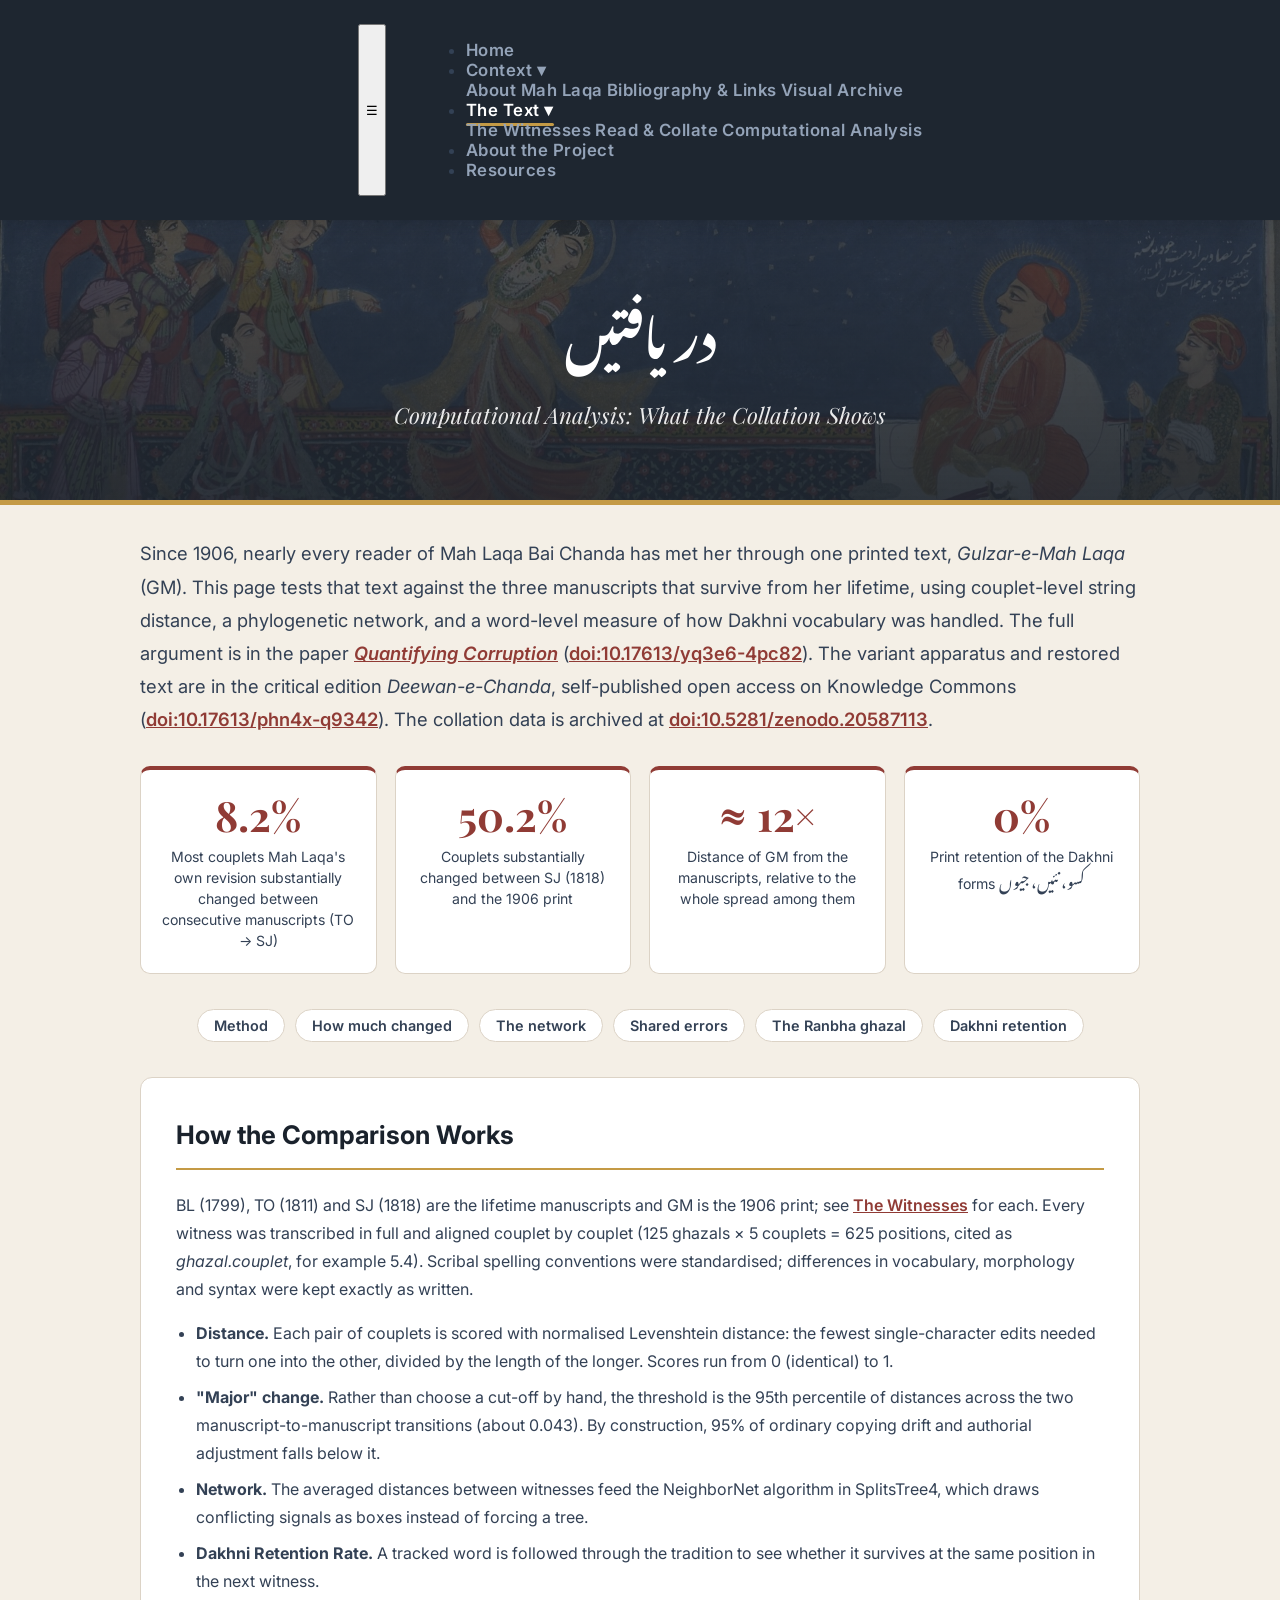
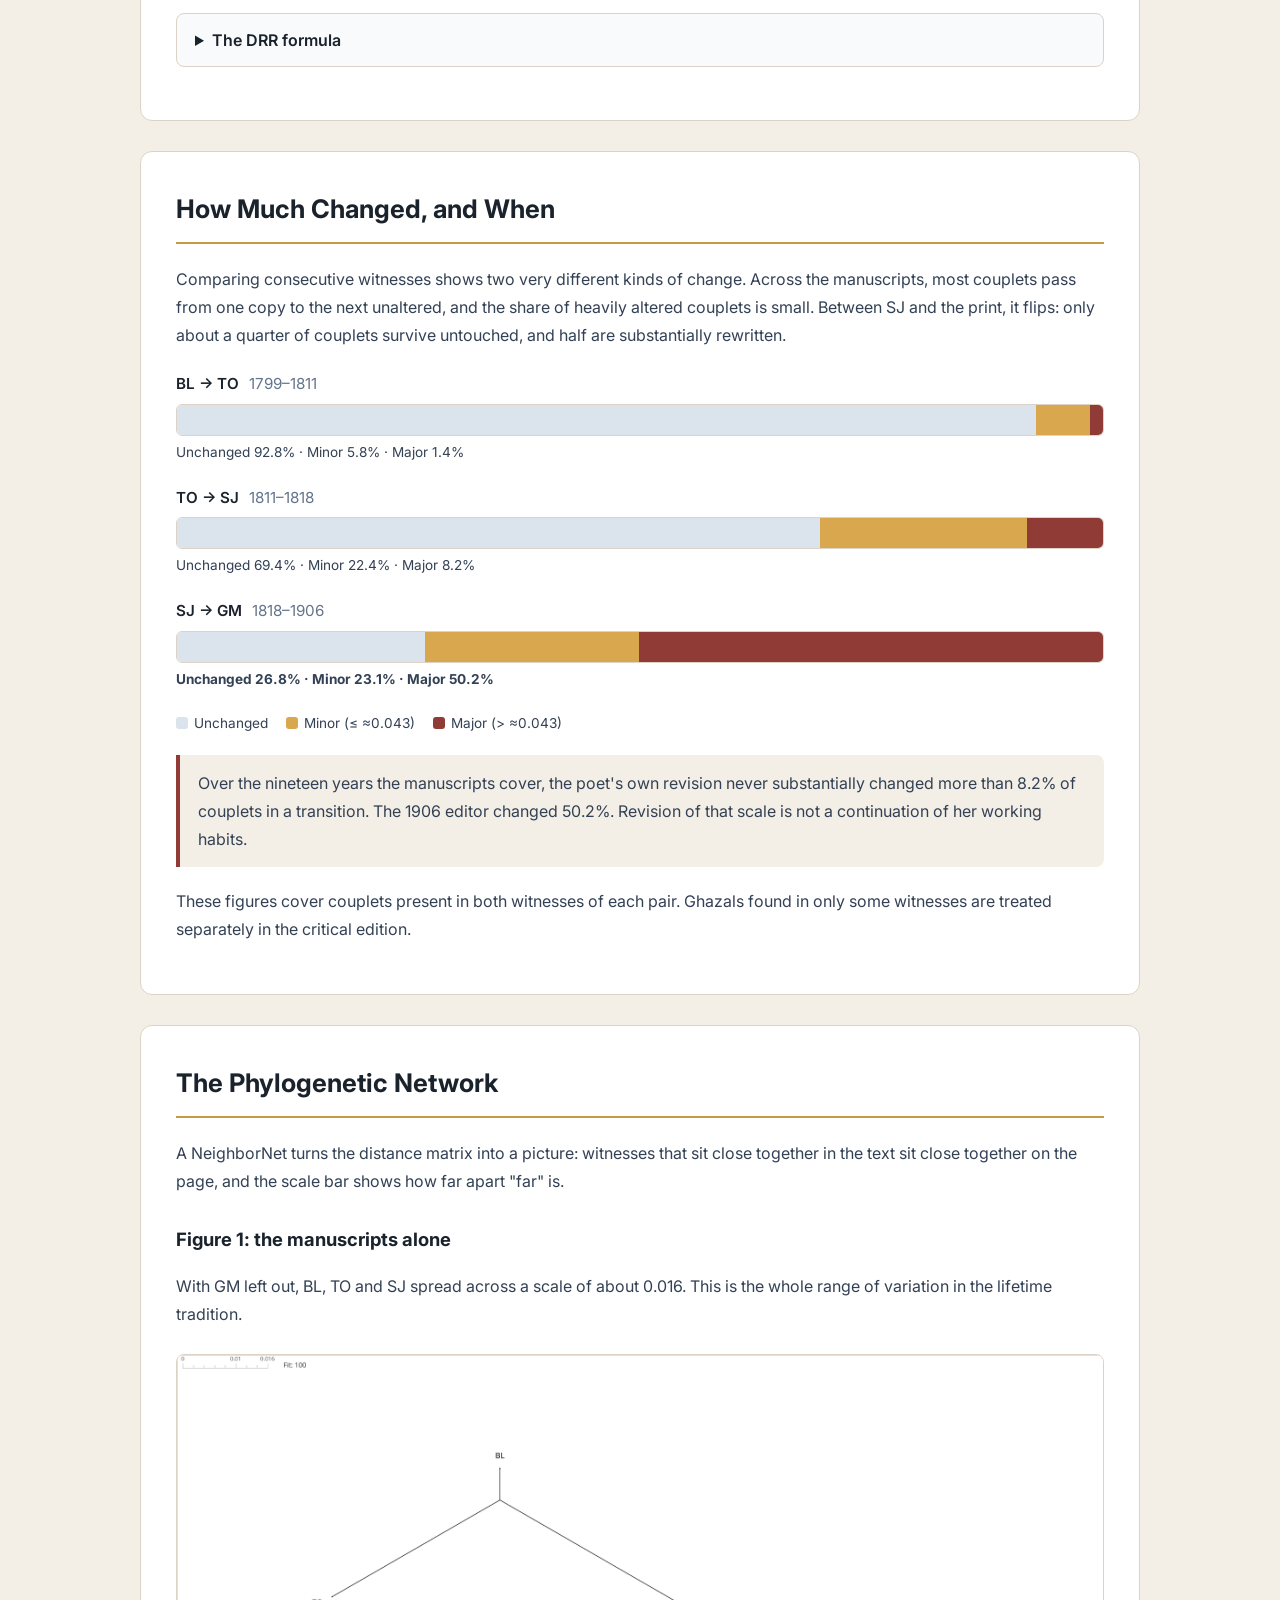
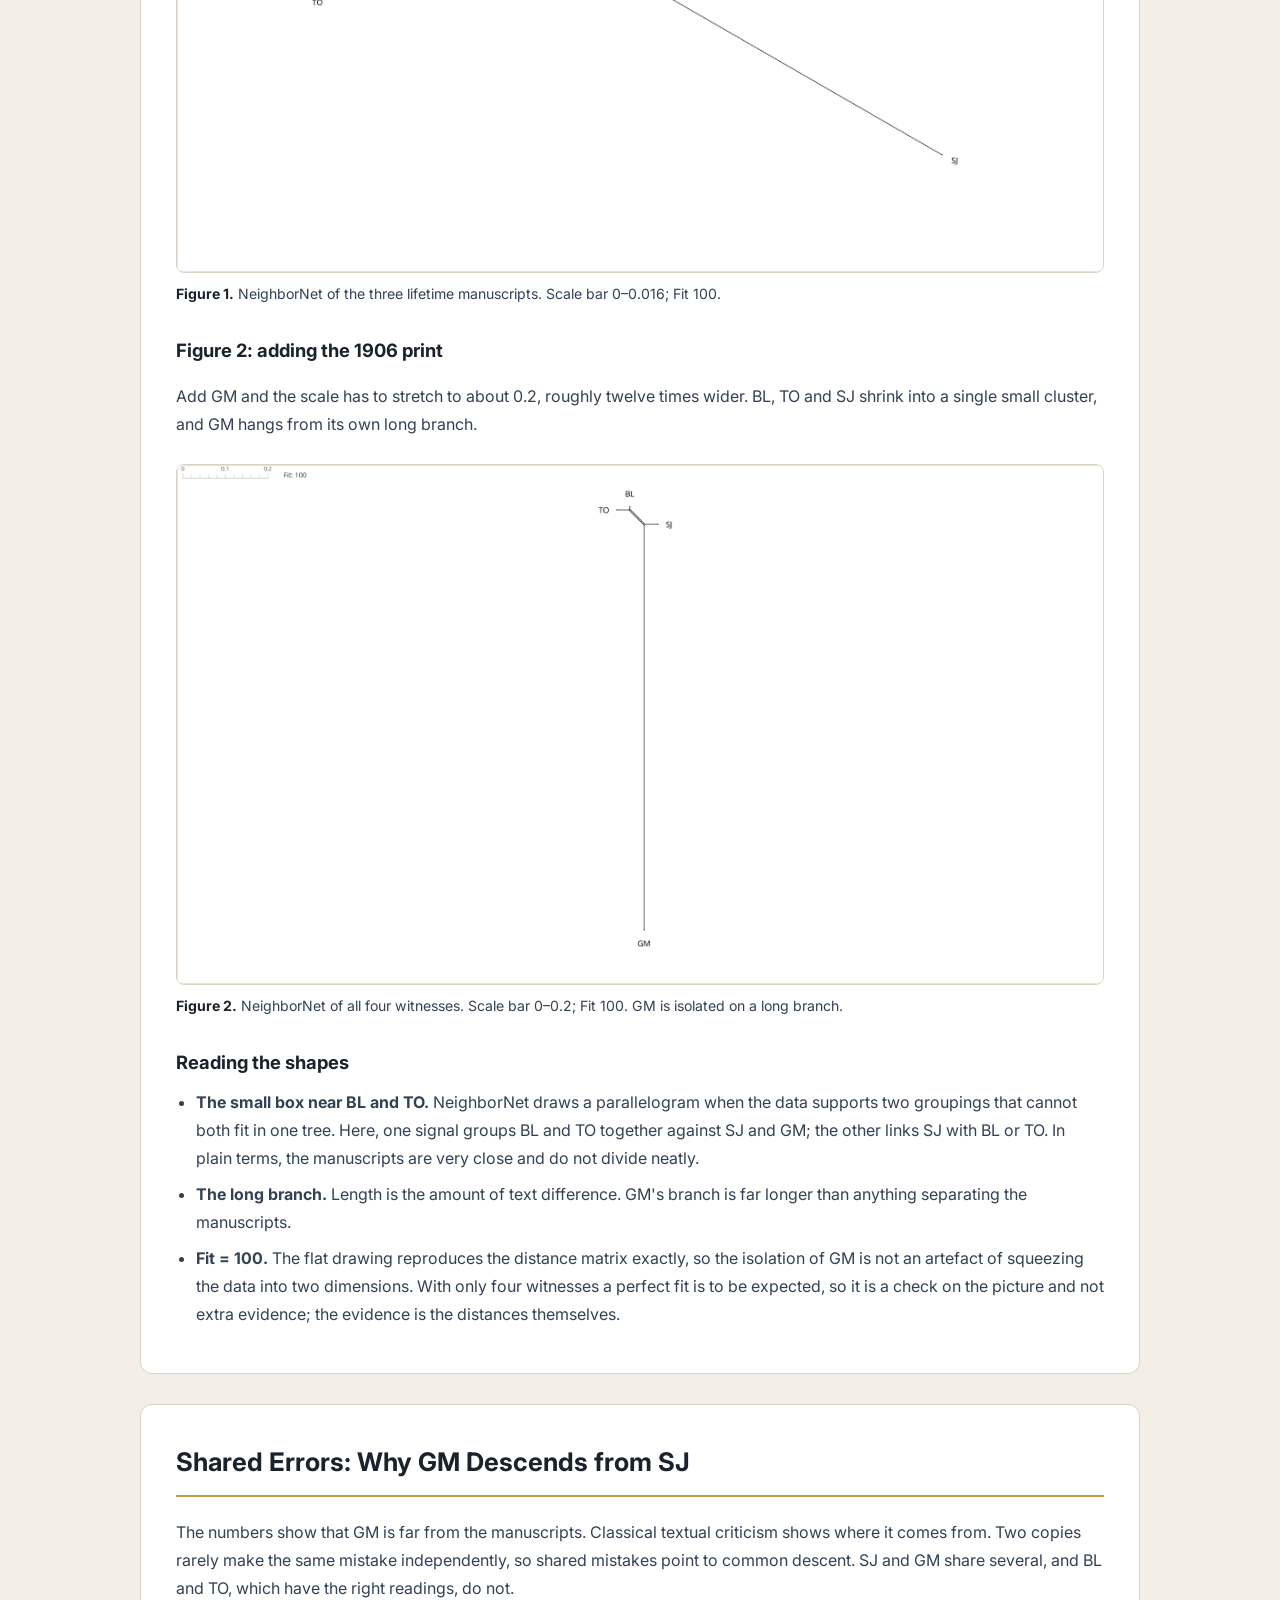
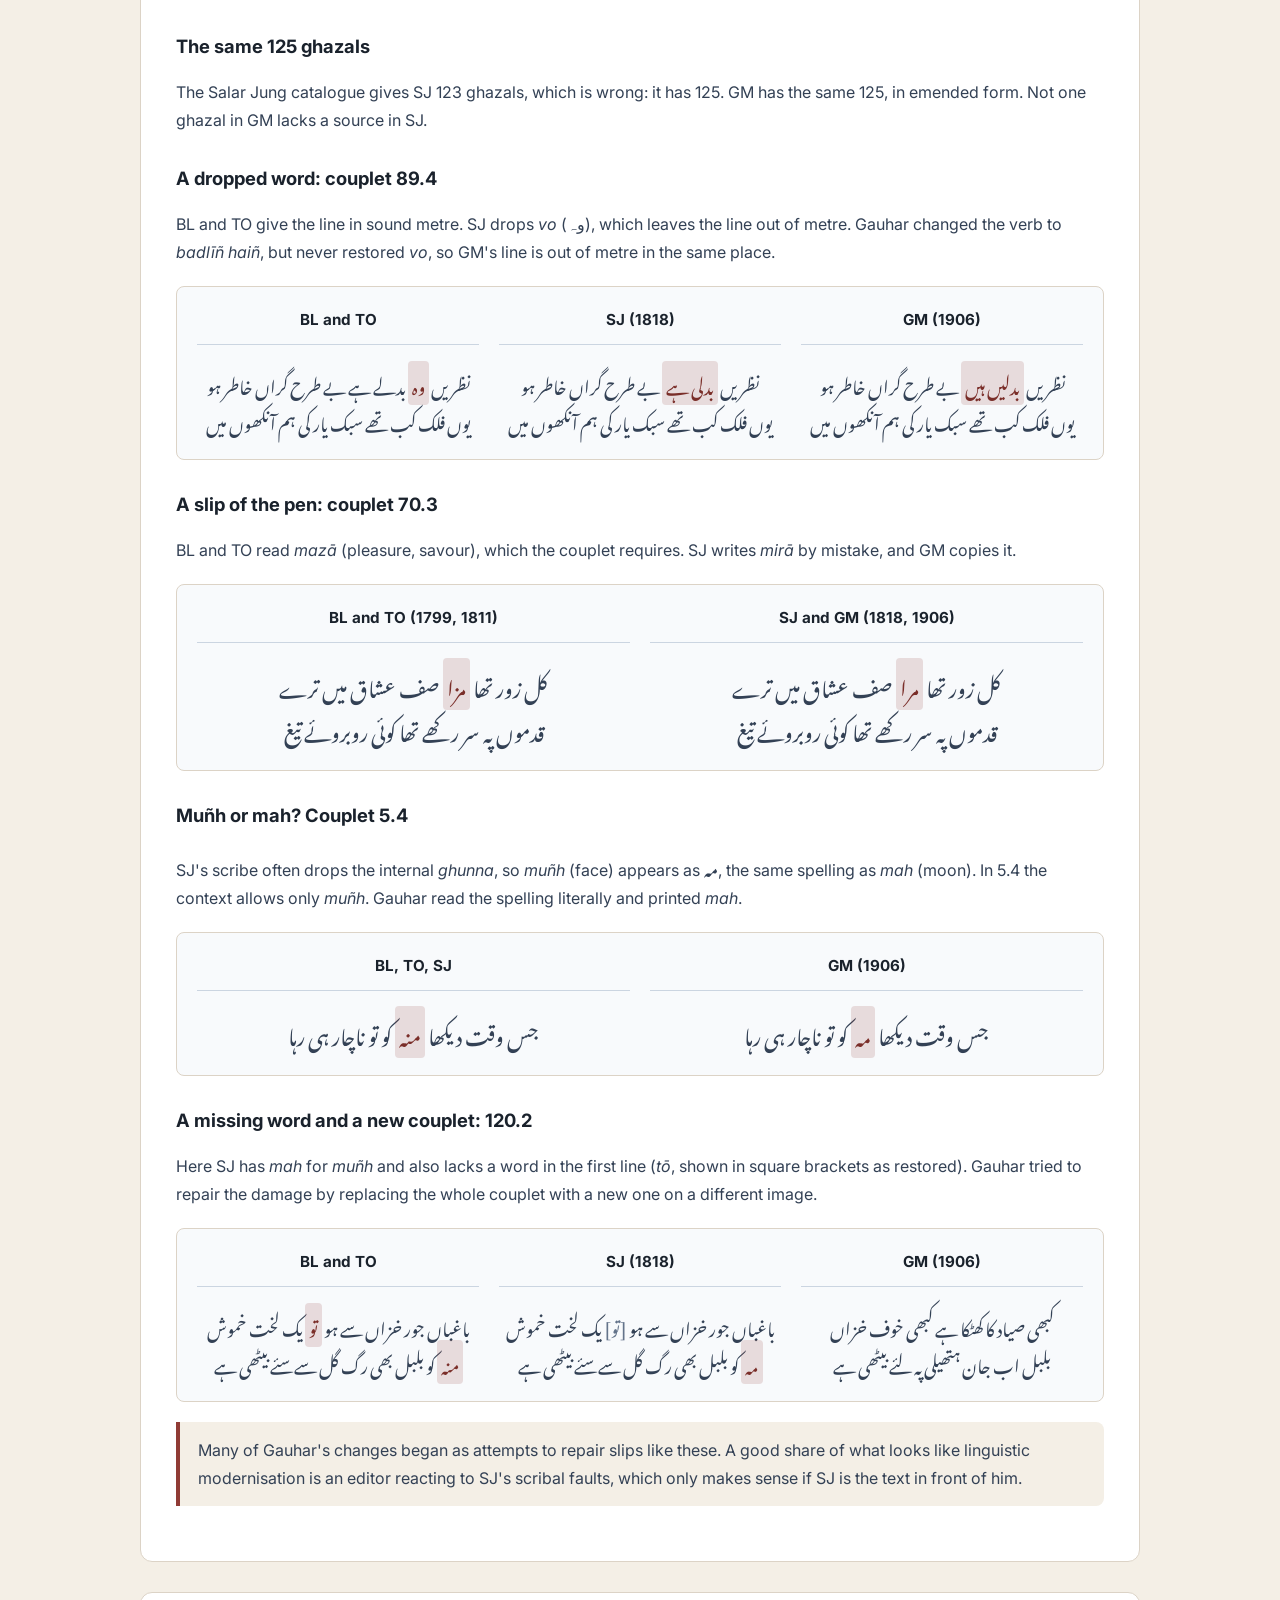
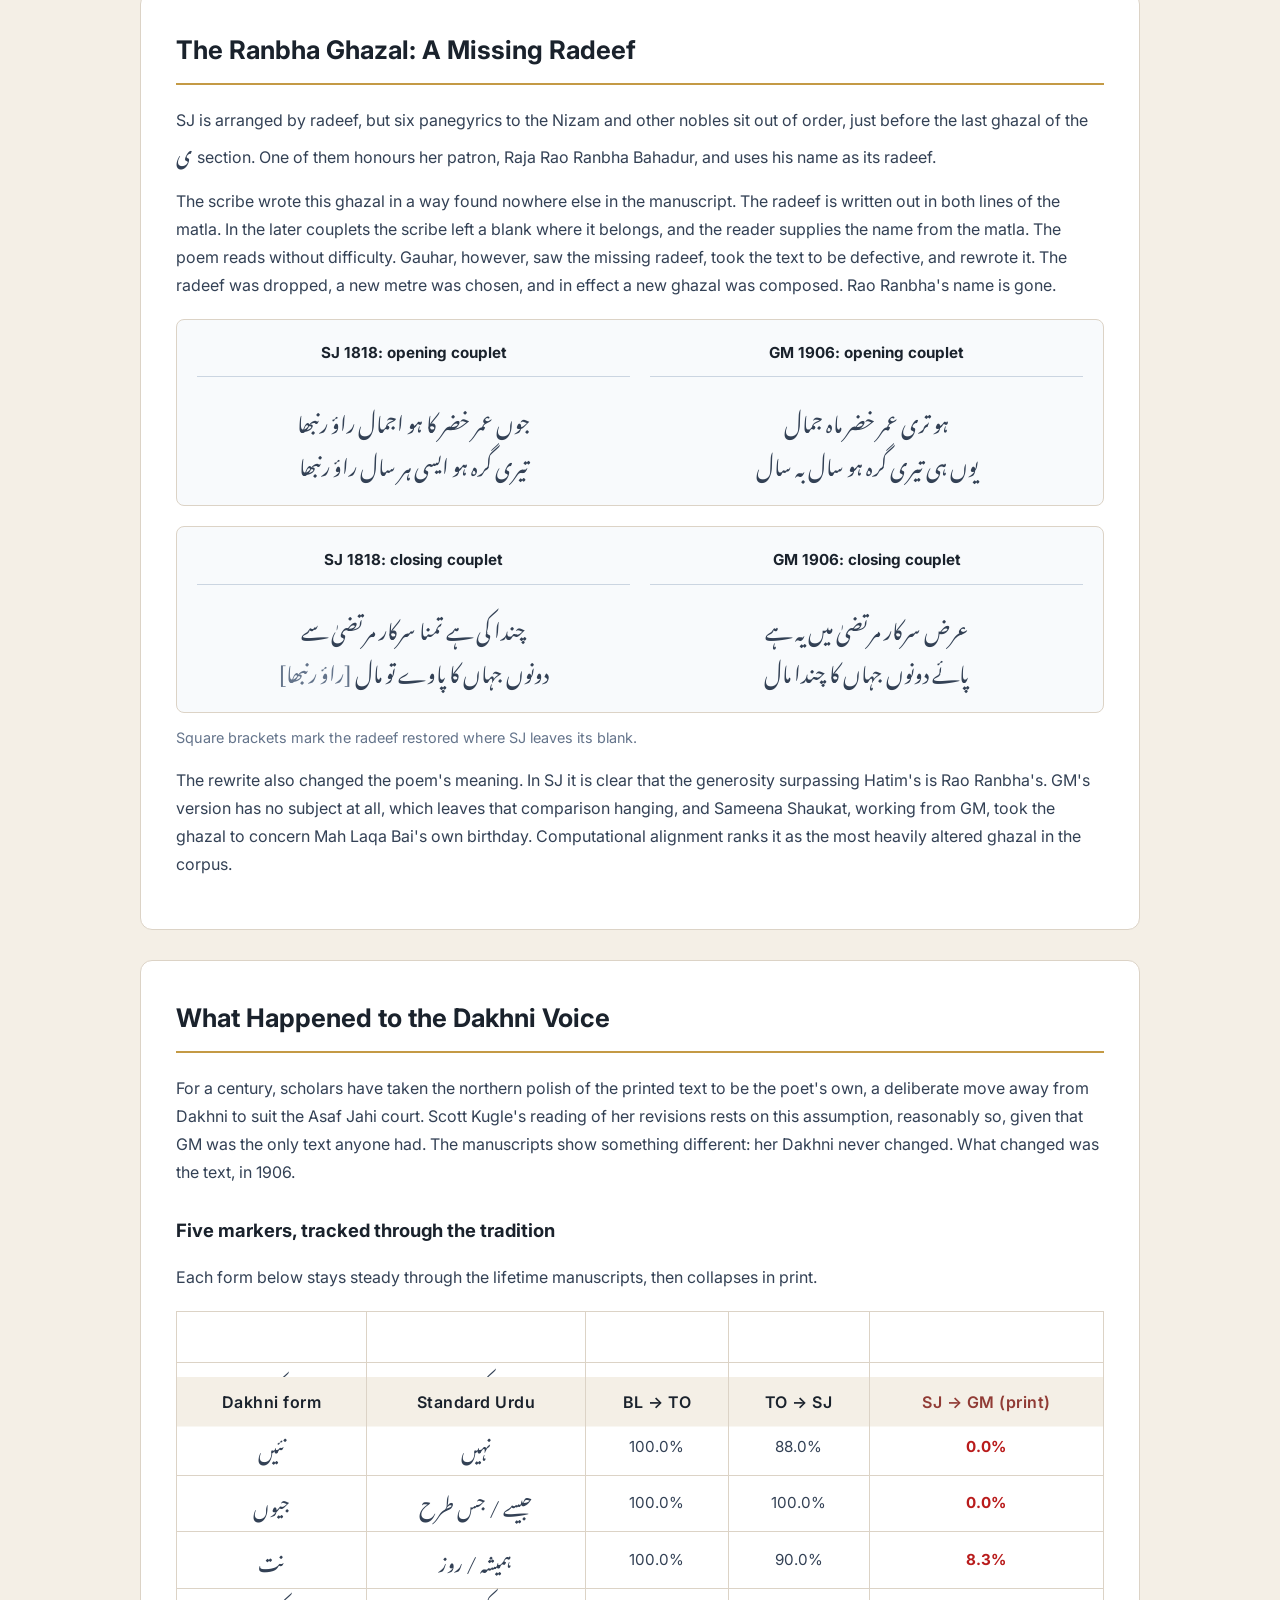
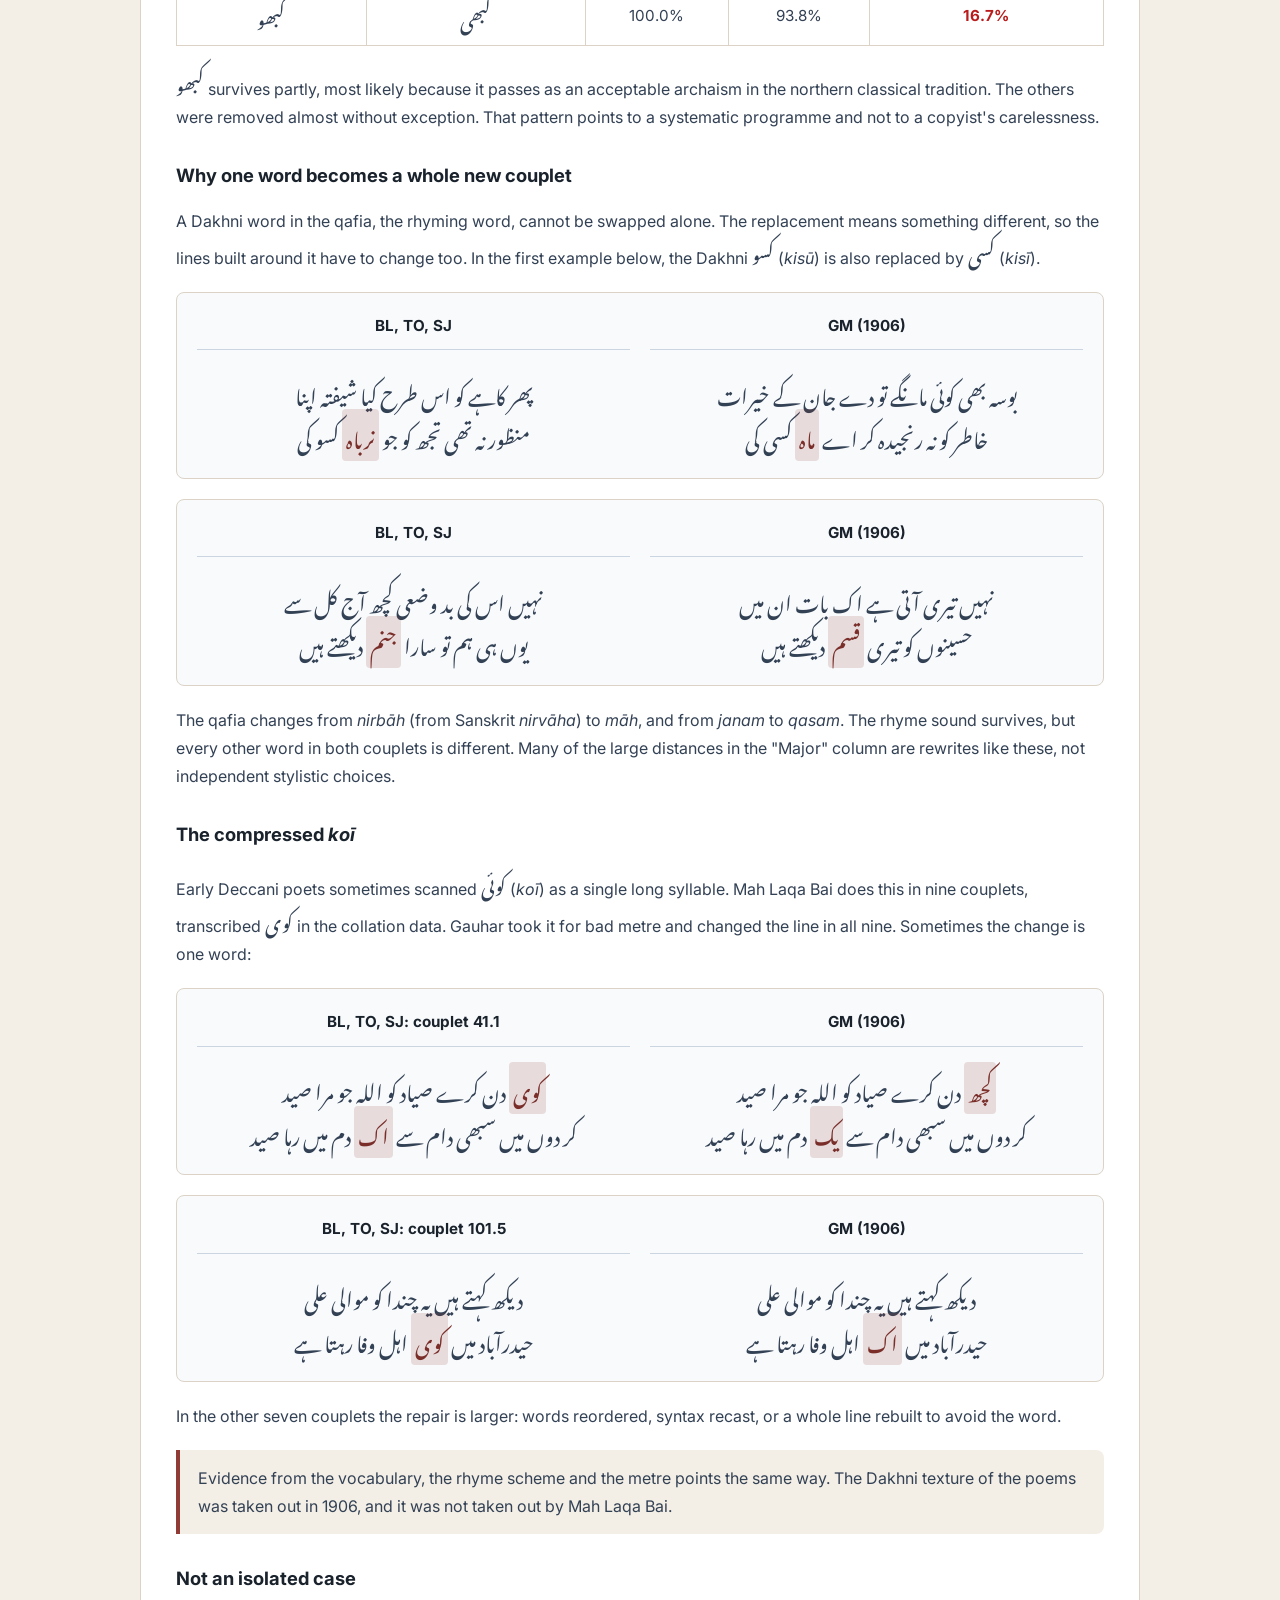
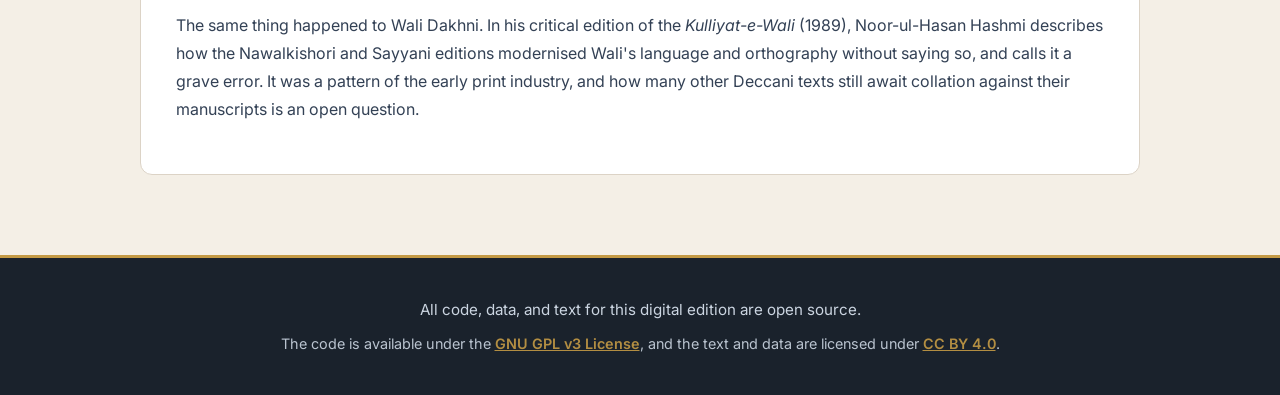
<file: analysis.html>
<!DOCTYPE html>
<html lang="en">
<head>
    <meta charset="UTF-8">
    <meta name="viewport" content="width=device-width, initial-scale=1.0">
    <title>Computational Analysis - A Critical Edition</title>
    <meta name="description" content="Explore the computational analysis of the Diwan of Mah Laqa Bai Chanda, including witness distances, manuscript comparison, and visualized transmission data.">
    <meta name="keywords" content="Mah Laqa Bai Chanda analysis, manuscript comparison, textual transmission, Urdu poetry metrics, collation analysis, digital humanities">
    <meta name="robots" content="index,follow,max-image-preview:large">
    <meta name="theme-color" content="#903b35">
    <meta property="og:type" content="website">
    <meta property="og:site_name" content="Mah Laqa Bai Chanda Critical Edition">
    <meta property="og:title" content="Computational Analysis - A Critical Edition">
    <meta property="og:description" content="Explore the computational analysis of the Diwan of Mah Laqa Bai Chanda, including witness distances, manuscript comparison, and visualized transmission data.">
    <meta property="og:url" content="https://sudoarsh.github.io/mahlaqa/analysis.html">
    <meta property="og:image" content="https://sudoarsh.github.io/mahlaqa/images/portrait.png">
    <meta property="og:image:alt" content="Mah Laqa Bai Chanda analysis and transmission network">
    <meta property="og:locale" content="en_US">
    <meta name="twitter:card" content="summary_large_image">
    <meta name="twitter:title" content="Computational Analysis - A Critical Edition">
    <meta name="twitter:description" content="Explore the computational analysis of the Diwan of Mah Laqa Bai Chanda, including witness distances, manuscript comparison, and visualized transmission data.">
    <meta name="twitter:image" content="https://sudoarsh.github.io/mahlaqa/images/portrait.png">
    <link rel="canonical" href="https://sudoarsh.github.io/mahlaqa/analysis.html">
    <link rel="icon" type="image/png" href="images/portrait.png">
    <script type="application/ld+json">
    {
      "@context": "https://schema.org",
      "@type": "WebPage",
      "name": "Computational Analysis - A Critical Edition",
      "description": "Explore the computational analysis of the Diwan of Mah Laqa Bai Chanda, including witness distances, manuscript comparison, and visualized transmission data.",
      "url": "https://sudoarsh.github.io/mahlaqa/analysis.html",
      "isPartOf": {
        "@type": "WebSite",
        "name": "Mah Laqa Bai Chanda Critical Edition",
        "url": "https://sudoarsh.github.io/mahlaqa/"
      }
    }
    </script>
    <link rel="preconnect" href="https://fonts.googleapis.com">
    <link rel="preconnect" href="https://fonts.gstatic.com" crossorigin>
    <link href="https://fonts.googleapis.com/css2?family=Inter:wght@400;600;700&family=Playfair+Display:wght@600;700&family=Noto+Nastaliq+Urdu:wght@400;700&display=swap" rel="stylesheet">
    <link rel="stylesheet" href="style.css">
    <style>
        /* =========================================
           ANALYSIS PAGE STYLES
           ========================================= */
        html { scroll-behavior: smooth; }

        .section-nav { display: flex; flex-wrap: wrap; justify-content: center; gap: 10px; margin: 0 0 35px 0; font-family: 'Inter', sans-serif; }
        .section-nav a { font-size: 0.9rem; font-weight: 600; text-decoration: none; color: var(--secondary); background: white; border: 1px solid var(--border); padding: 7px 16px; border-radius: 30px; transition: all 0.2s ease; }
        .section-nav a:hover { border-color: #903b35; color: #903b35; }

        .lede { font-size: 1.15rem; line-height: 1.8; color: var(--secondary); margin-bottom: 30px; }
        .lede a, .card a { color: #903b35; font-weight: 600; }

        .key-numbers { display: grid; grid-template-columns: repeat(auto-fit, minmax(210px, 1fr)); gap: 18px; margin-bottom: 35px; }
        .key-number { background: white; border: 1px solid var(--border); border-top: 4px solid #903b35; border-radius: 10px; padding: 22px 20px; text-align: center; }
        .key-number .num { font-family: 'Playfair Display', serif; font-size: 2.6rem; font-weight: 700; color: #903b35; line-height: 1.1; }
        .key-number .lbl { font-family: 'Inter', sans-serif; font-size: 0.88rem; color: var(--secondary); margin-top: 8px; line-height: 1.5; }

        .card { background: white; padding: 35px; border-radius: 12px; border: 1px solid var(--border); margin-bottom: 30px; line-height: 1.75; }
        .card h2 { color: var(--primary); margin-top: 0; font-size: 1.6rem; border-bottom: 2px solid var(--accent); padding-bottom: 10px; }
        .card h3 { color: var(--primary); font-size: 1.15rem; margin: 28px 0 8px 0; }
        .card .takeaway { background: var(--bg-color); border-left: 4px solid #903b35; padding: 14px 18px; border-radius: 0 8px 8px 0; margin: 20px 0; }

        .table-wrap { overflow-x: auto; margin: 20px 0; }
        table.stats { width: 100%; border-collapse: collapse; font-family: 'Inter', sans-serif; font-size: 0.95rem; }
        table.stats th, table.stats td { padding: 11px 12px; border: 1px solid var(--border); text-align: center; vertical-align: middle; }
        table.stats th { background: var(--bg-color); color: var(--primary); }
        table.stats td.left { text-align: left; }
        table.stats tr.hl { background: rgba(144, 59, 53, 0.08); }
        table.stats .bad { color: #b91c1c; font-weight: 700; }

        .urdu-inline { font-family: 'Noto Nastaliq Urdu', serif; direction: rtl; font-size: 1.2rem; }

        /* Stacked bars */
        .bars { margin: 22px 0 8px 0; font-family: 'Inter', sans-serif; }
        .bar-row { margin-bottom: 20px; }
        .bar-label { font-weight: 600; color: var(--primary); font-size: 0.95rem; margin-bottom: 6px; }
        .bar-label span { font-weight: 400; color: #64748b; margin-left: 6px; }
        .bar { display: flex; height: 30px; border-radius: 6px; overflow: hidden; border: 1px solid var(--border); }
        .bar .seg.u { background: #dbe3ec; }
        .bar .seg.m { background: #d9a84e; }
        .bar .seg.M { background: #903b35; }
        .bar-nums { font-size: 0.85rem; color: var(--secondary); margin-top: 5px; }
        .legend { display: flex; flex-wrap: wrap; gap: 18px; font-family: 'Inter', sans-serif; font-size: 0.85rem; color: var(--secondary); margin-top: 6px; }
        .legend i { display: inline-block; width: 12px; height: 12px; border-radius: 3px; margin-right: 6px; vertical-align: -1px; }

        /* Poetry comparison */
        .poetry-box { display: flex; gap: 20px; margin: 20px 0; background: #f8fafc; padding: 20px; border-radius: 8px; border: 1px solid var(--border); }
        .poetry-col { flex: 1; text-align: center; }
        .poetry-col h4 { margin-top: 0; color: var(--primary); border-bottom: 1px solid #cbd5e1; padding-bottom: 10px; font-family: 'Inter', sans-serif; font-size: 0.95rem; }
        .poetry-col p.urdu { font-family: 'Noto Nastaliq Urdu', serif; direction: rtl; font-size: 1.3rem; line-height: 2.1; margin: 0 0 14px 0; }
        .poetry-col p.urdu:last-child { margin-bottom: 0; }
        mark.diff { background: rgba(144, 59, 53, 0.16); color: #7a2e29; padding: 0 4px; border-radius: 4px; }
        .poetry-note { font-size: 0.9rem; color: #64748b; margin-top: -8px; }

        /* Figures */
        figure.fig { margin: 26px 0; }
        .fig-frame { position: relative; background: #f8fafc; border: 1px solid var(--border); border-radius: 8px; overflow: hidden; }
        .fig-frame img { display: block; width: 100%; height: auto; }
        .fig-placeholder { display: none; align-items: center; justify-content: center; flex-direction: column; text-align: center; min-height: 300px; padding: 30px; border: 2px dashed #cbd5e1; margin: 12px; border-radius: 6px; color: var(--secondary); font-family: 'Inter', sans-serif; font-size: 0.95rem; }
        .fig-placeholder strong { color: var(--primary); display: block; margin-bottom: 6px; }
        .fig-placeholder code { background: white; border: 1px solid var(--border); padding: 2px 8px; border-radius: 4px; font-size: 0.85rem; }
        .fig-frame.missing img { display: none; }
        .fig-frame.missing .fig-placeholder { display: flex; }
        figcaption { font-family: 'Inter', sans-serif; font-size: 0.88rem; color: var(--secondary); margin-top: 10px; line-height: 1.6; }
        figcaption b { color: var(--primary); }

        details { border: 1px solid var(--border); border-radius: 8px; padding: 12px 18px; margin: 18px 0; background: #f8fafc; }
        summary { cursor: pointer; font-family: 'Inter', sans-serif; font-weight: 600; color: var(--primary); }
        details[open] summary { margin-bottom: 10px; }
        .formula { font-family: 'Inter', sans-serif; background: white; border: 1px solid var(--border); border-radius: 6px; padding: 12px 16px; font-size: 0.92rem; overflow-x: auto; }

        ul.tidy { padding-left: 20px; margin: 10px 0; }
        ul.tidy li { margin-bottom: 8px; }

        .poetry-box.three .poetry-col p.urdu { font-size: 1.1rem; }
        .restored { color: #64748b; }

        @media screen and (max-width: 700px) {
            .card { padding: 22px 18px; }
            .poetry-box { flex-direction: column; }
        }
    </style>
</head>
<body>

    <div id="site-nav"></div>
    <script src="nav.js"></script>

    <div class="hero" style="padding: 3rem 1rem; margin-bottom: 2rem;">
        <h1 style="font-family: 'Noto Nastaliq Urdu', serif; font-size: 3rem;">دریافتیں</h1>
        <p style="font-family: 'Playfair Display', serif; font-size: 1.4rem; font-style: italic;">Computational Analysis: What the Collation Shows</p>
    </div>

    <div class="container" style="max-width: 1000px;">

        <p class="lede">
            Since 1906, nearly every reader of Mah Laqa Bai Chanda has met her through one printed text, <em>Gulzar-e-Mah Laqa</em> (GM). This page tests that text against the three manuscripts that survive from her lifetime, using couplet-level string distance, a phylogenetic network, and a word-level measure of how Dakhni vocabulary was handled. The full argument is in the paper
            <a href="https://works.hcommons.org/records/yq3e6-4pc82" target="_blank" rel="noopener"><em>Quantifying Corruption</em></a>
            (<a href="https://doi.org/10.17613/yq3e6-4pc82" target="_blank" rel="noopener">doi:10.17613/yq3e6-4pc82</a>). The variant apparatus and restored text are in the critical edition <em>Deewan-e-Chanda</em>, self-published open access on Knowledge Commons
            (<a href="https://doi.org/10.17613/phn4x-q9342" target="_blank" rel="noopener">doi:10.17613/phn4x-q9342</a>). The collation data is archived at
            <a href="https://doi.org/10.5281/zenodo.20587113" target="_blank" rel="noopener">doi:10.5281/zenodo.20587113</a>.
        </p>

        <div class="key-numbers">
            <div class="key-number"><div class="num">8.2%</div><div class="lbl">Most couplets Mah Laqa's own revision substantially changed between consecutive manuscripts (TO → SJ)</div></div>
            <div class="key-number"><div class="num">50.2%</div><div class="lbl">Couplets substantially changed between SJ (1818) and the 1906 print</div></div>
            <div class="key-number"><div class="num">≈ 12×</div><div class="lbl">Distance of GM from the manuscripts, relative to the whole spread among them</div></div>
            <div class="key-number"><div class="num">0%</div><div class="lbl">Print retention of the Dakhni forms <span class="urdu-inline" style="font-size:1rem;">کسو، نئیں، جیوں</span></div></div>
        </div>

        <div class="section-nav">
            <a href="#method">Method</a>
            <a href="#change">How much changed</a>
            <a href="#network">The network</a>
            <a href="#proof">Shared errors</a>
            <a href="#ranbha">The Ranbha ghazal</a>
            <a href="#dakhni">Dakhni retention</a>
        </div>

        <!-- METHOD -->
        <div class="card" id="method">
            <h2>How the Comparison Works</h2>
            <p>BL (1799), TO (1811) and SJ (1818) are the lifetime manuscripts and GM is the 1906 print; see <a href="sources.html">The Witnesses</a> for each. Every witness was transcribed in full and aligned couplet by couplet (125 ghazals × 5 couplets = 625 positions, cited as <em>ghazal.couplet</em>, for example 5.4). Scribal spelling conventions were standardised; differences in vocabulary, morphology and syntax were kept exactly as written.</p>
            <ul class="tidy">
                <li><strong>Distance.</strong> Each pair of couplets is scored with normalised Levenshtein distance: the fewest single-character edits needed to turn one into the other, divided by the length of the longer. Scores run from 0 (identical) to 1.</li>
                <li><strong>"Major" change.</strong> Rather than choose a cut-off by hand, the threshold is the 95th percentile of distances across the two manuscript-to-manuscript transitions (about 0.043). By construction, 95% of ordinary copying drift and authorial adjustment falls below it.</li>
                <li><strong>Network.</strong> The averaged distances between witnesses feed the NeighborNet algorithm in SplitsTree4, which draws conflicting signals as boxes instead of forcing a tree.</li>
                <li><strong>Dakhni Retention Rate.</strong> A tracked word is followed through the tradition to see whether it survives at the same position in the next witness.</li>
            </ul>
            <details>
                <summary>The DRR formula</summary>
                <div class="formula">DRR(w, A→B) = [ occurrences of w in B at the same positions where it stood in A ] ÷ [ total occurrences of w in A ] × 100</div>
                <p style="margin-bottom:0;">100% means the form passed through untouched; 0% means it was removed or replaced every time. The tracked words are a hand-picked list of distinctively Dakhni forms.</p>
            </details>
        </div>

        <!-- HOW MUCH CHANGED -->
        <div class="card" id="change">
            <h2>How Much Changed, and When</h2>
            <p>Comparing consecutive witnesses shows two very different kinds of change. Across the manuscripts, most couplets pass from one copy to the next unaltered, and the share of heavily altered couplets is small. Between SJ and the print, it flips: only about a quarter of couplets survive untouched, and half are substantially rewritten.</p>

            <div class="bars">
                <div class="bar-row">
                    <div class="bar-label">BL → TO <span>1799–1811</span></div>
                    <div class="bar"><span class="seg u" style="width:92.8%"></span><span class="seg m" style="width:5.8%"></span><span class="seg M" style="width:1.4%"></span></div>
                    <div class="bar-nums">Unchanged 92.8% · Minor 5.8% · Major 1.4%</div>
                </div>
                <div class="bar-row">
                    <div class="bar-label">TO → SJ <span>1811–1818</span></div>
                    <div class="bar"><span class="seg u" style="width:69.4%"></span><span class="seg m" style="width:22.4%"></span><span class="seg M" style="width:8.2%"></span></div>
                    <div class="bar-nums">Unchanged 69.4% · Minor 22.4% · Major 8.2%</div>
                </div>
                <div class="bar-row">
                    <div class="bar-label">SJ → GM <span>1818–1906</span></div>
                    <div class="bar"><span class="seg u" style="width:26.8%"></span><span class="seg m" style="width:23.1%"></span><span class="seg M" style="width:50.2%"></span></div>
                    <div class="bar-nums"><strong>Unchanged 26.8% · Minor 23.1% · Major 50.2%</strong></div>
                </div>
                <div class="legend">
                    <span><i style="background:#dbe3ec"></i>Unchanged</span>
                    <span><i style="background:#d9a84e"></i>Minor (≤ ≈0.043)</span>
                    <span><i style="background:#903b35"></i>Major (&gt; ≈0.043)</span>
                </div>
            </div>

            <div class="takeaway">
                Over the nineteen years the manuscripts cover, the poet's own revision never substantially changed more than 8.2% of couplets in a transition. The 1906 editor changed 50.2%. Revision of that scale is not a continuation of her working habits.
            </div>
            <p>These figures cover couplets present in both witnesses of each pair. Ghazals found in only some witnesses are treated separately in the critical edition.</p>
        </div>

        <!-- NETWORK -->
        <div class="card" id="network">
            <h2>The Phylogenetic Network</h2>
            <p>A NeighborNet turns the distance matrix into a picture: witnesses that sit close together in the text sit close together on the page, and the scale bar shows how far apart "far" is.</p>

            <h3>Figure 1: the manuscripts alone</h3>
            <p>With GM left out, BL, TO and SJ spread across a scale of about 0.016. This is the whole range of variation in the lifetime tradition.</p>
            <figure class="fig">
                <div class="fig-frame">
                    <img src="images/neighbornet-mans.png" alt="NeighborNet phylogenetic network of BL, TO and SJ, scale bar 0 to 0.016" onerror="this.parentElement.classList.add('missing')">
                    <div class="fig-placeholder">
                        <div>
                            <strong>Figure 1 goes here</strong>
                            NeighborNet of BL, TO and SJ (manuscripts only).<br>
                        </div>
                    </div>
                </div>
                <figcaption><b>Figure 1.</b> NeighborNet of the three lifetime manuscripts. Scale bar 0–0.016; Fit 100.</figcaption>
            </figure>

            <h3>Figure 2: adding the 1906 print</h3>
            <p>Add GM and the scale has to stretch to about 0.2, roughly twelve times wider. BL, TO and SJ shrink into a single small cluster, and GM hangs from its own long branch.</p>
            <figure class="fig">
                <div class="fig-frame">
                    <img src="images/neighbornet-all.png" alt="NeighborNet phylogenetic network of BL, TO, SJ and GM, scale bar 0 to 0.2" onerror="this.parentElement.classList.add('missing')">
                    <div class="fig-placeholder">
                        <div>
                            <strong>Figure 2 goes here</strong>
                        </div>
                    </div>
                </div>
                <figcaption><b>Figure 2.</b> NeighborNet of all four witnesses. Scale bar 0–0.2; Fit 100. GM is isolated on a long branch.</figcaption>
            </figure>

            <h3>Reading the shapes</h3>
            <ul class="tidy">
                <li><strong>The small box near BL and TO.</strong> NeighborNet draws a parallelogram when the data supports two groupings that cannot both fit in one tree. Here, one signal groups BL and TO together against SJ and GM; the other links SJ with BL or TO. In plain terms, the manuscripts are very close and do not divide neatly.</li>
                <li><strong>The long branch.</strong> Length is the amount of text difference. GM's branch is far longer than anything separating the manuscripts.</li>
                <li><strong>Fit = 100.</strong> The flat drawing reproduces the distance matrix exactly, so the isolation of GM is not an artefact of squeezing the data into two dimensions. With only four witnesses a perfect fit is to be expected, so it is a check on the picture and not extra evidence; the evidence is the distances themselves.</li>
            </ul>
        </div>

        <!-- SHARED ERRORS -->
        <div class="card" id="proof">
            <h2>Shared Errors: Why GM Descends from SJ</h2>
            <p>The numbers show that GM is far from the manuscripts. Classical textual criticism shows where it comes from. Two copies rarely make the same mistake independently, so shared mistakes point to common descent. SJ and GM share several, and BL and TO, which have the right readings, do not.</p>

            <h3>The same 125 ghazals</h3>
            <p>The Salar Jung catalogue gives SJ 123 ghazals, which is wrong: it has 125. GM has the same 125, in emended form. Not one ghazal in GM lacks a source in SJ.</p>

            <h3>A dropped word: couplet 89.4</h3>
            <p>BL and TO give the line in sound metre. SJ drops <em>vo</em> (وہ), which leaves the line out of metre. Gauhar changed the verb to <em>badlīñ haiñ</em>, but never restored <em>vo</em>, so GM's line is out of metre in the same place.</p>
            <div class="poetry-box three">
                <div class="poetry-col">
                    <h4>BL and TO</h4>
                    <p class="urdu">نظریں <mark class="diff">وہ</mark> بدلے ہے بے طرح گراں خاطر ہو<br>یوں فلک کب تھے سبک یار کی ہم آنکھوں میں</p>
                </div>
                <div class="poetry-col">
                    <h4>SJ (1818)</h4>
                    <p class="urdu">نظریں <mark class="diff">بدلی ہے</mark> بے طرح گراں خاطر ہو<br>یوں فلک کب تھے سبک یار کی ہم آنکھوں میں</p>
                </div>
                <div class="poetry-col">
                    <h4>GM (1906)</h4>
                    <p class="urdu">نظریں <mark class="diff">بدلیں ہیں</mark> بے طرح گراں خاطر ہو<br>یوں فلک کب تھے سبک یار کی ہم آنکھوں میں</p>
                </div>
            </div>

            <h3>A slip of the pen: couplet 70.3</h3>
            <p>BL and TO read <em>mazā</em> (pleasure, savour), which the couplet requires. SJ writes <em>mirā</em> by mistake, and GM copies it.</p>
            <div class="poetry-box">
                <div class="poetry-col">
                    <h4>BL and TO (1799, 1811)</h4>
                    <p class="urdu">کل زور تھا <mark class="diff">مزا</mark> صف عشاق میں ترے<br>قدموں پہ سر رکھے تھا کوئی روبروئے تیغ</p>
                </div>
                <div class="poetry-col">
                    <h4>SJ and GM (1818, 1906)</h4>
                    <p class="urdu">کل زور تھا <mark class="diff">مرا</mark> صف عشاق میں ترے<br>قدموں پہ سر رکھے تھا کوئی روبروئے تیغ</p>
                </div>
            </div>

            <h3>Muñh or mah? Couplet 5.4</h3>
            <p>SJ's scribe often drops the internal <em>ghunna</em>, so <em>muñh</em> (face) appears as <span class="urdu-inline">مہ</span>, the same spelling as <em>mah</em> (moon). In 5.4 the context allows only <em>muñh</em>. Gauhar read the spelling literally and printed <em>mah</em>.</p>
            <div class="poetry-box">
                <div class="poetry-col">
                    <h4>BL, TO, SJ</h4>
                    <p class="urdu">جس وقت دیکھا <mark class="diff">منہ</mark> کو تو ناچار ہی رہا</p>
                </div>
                <div class="poetry-col">
                    <h4>GM (1906)</h4>
                    <p class="urdu">جس وقت دیکھا <mark class="diff">مہ</mark> کو تو ناچار ہی رہا</p>
                </div>
            </div>

            <h3>A missing word and a new couplet: 120.2</h3>
            <p>Here SJ has <em>mah</em> for <em>muñh</em> and also lacks a word in the first line (<em>tō</em>, shown in square brackets as restored). Gauhar tried to repair the damage by replacing the whole couplet with a new one on a different image.</p>
            <div class="poetry-box three">
                <div class="poetry-col">
                    <h4>BL and TO</h4>
                    <p class="urdu">باغباں جور خزاں سے ہو <mark class="diff">تو</mark> یک لخت خموش<br><mark class="diff">منہ</mark> کو بلبل بھی رگ گل سے سئے بیٹھی ہے</p>
                </div>
                <div class="poetry-col">
                    <h4>SJ (1818)</h4>
                    <p class="urdu">باغباں جور خزاں سے ہو <span class="restored">[تو]</span> یک لخت خموش<br><mark class="diff">مہ</mark> کو بلبل بھی رگ گل سے سئے بیٹھی ہے</p>
                </div>
                <div class="poetry-col">
                    <h4>GM (1906)</h4>
                    <p class="urdu">کبھی صیاد کا کھٹکا ہے کبھی خوف خزاں<br>بلبل اب جان ہتھیلی پہ لئے بیٹھی ہے</p>
                </div>
            </div>

            <div class="takeaway">
                Many of Gauhar's changes began as attempts to repair slips like these. A good share of what looks like linguistic modernisation is an editor reacting to SJ's scribal faults, which only makes sense if SJ is the text in front of him.
            </div>
        </div>

        <!-- RANBHA -->
        <div class="card" id="ranbha">
            <h2>The Ranbha Ghazal: A Missing Radeef</h2>
            <p>SJ is arranged by radeef, but six panegyrics to the Nizam and other nobles sit out of order, just before the last ghazal of the <span class="urdu-inline">ی</span> section. One of them honours her patron, Raja Rao Ranbha Bahadur, and uses his name as its radeef.</p>
            <p>The scribe wrote this ghazal in a way found nowhere else in the manuscript. The radeef is written out in both lines of the matla. In the later couplets the scribe left a blank where it belongs, and the reader supplies the name from the matla. The poem reads without difficulty. Gauhar, however, saw the missing radeef, took the text to be defective, and rewrote it. The radeef was dropped, a new metre was chosen, and in effect a new ghazal was composed. Rao Ranbha's name is gone.</p>

            <div class="poetry-box">
                <div class="poetry-col">
                    <h4>SJ 1818: opening couplet</h4>
                    <p class="urdu">جوں عمر خضر کا ہو اجمال راؤ رنبھا<br>تیری گرہ ہو ایسی ہر سال راؤ رنبھا</p>
                </div>
                <div class="poetry-col">
                    <h4>GM 1906: opening couplet</h4>
                    <p class="urdu">ہو تری عمر خضر ماہ جمال<br>یوں ہی تیری گرہ ہو سال بہ سال</p>
                </div>
            </div>
            <div class="poetry-box">
                <div class="poetry-col">
                    <h4>SJ 1818: closing couplet</h4>
                    <p class="urdu">چندا کی ہے تمنا سرکار مرتضیٰ سے<br>دونوں جہاں کا پاوے تو مال <span class="restored">[راؤ رنبھا]</span></p>
                </div>
                <div class="poetry-col">
                    <h4>GM 1906: closing couplet</h4>
                    <p class="urdu">عرض سرکار مرتضیٰ میں یہ ہے<br>پائے دونوں جہاں کا چندا مال</p>
                </div>
            </div>
            <p class="poetry-note">Square brackets mark the radeef restored where SJ leaves its blank.</p>

            <p>The rewrite also changed the poem's meaning. In SJ it is clear that the generosity surpassing Hatim's is Rao Ranbha's. GM's version has no subject at all, which leaves that comparison hanging, and Sameena Shaukat, working from GM, took the ghazal to concern Mah Laqa Bai's own birthday. Computational alignment ranks it as the most heavily altered ghazal in the corpus.</p>
        </div>

        <!-- DAKHNI -->
        <div class="card" id="dakhni">
            <h2>What Happened to the Dakhni Voice</h2>
            <p>For a century, scholars have taken the northern polish of the printed text to be the poet's own, a deliberate move away from Dakhni to suit the Asaf Jahi court. Scott Kugle's reading of her revisions rests on this assumption, reasonably so, given that GM was the only text anyone had. The manuscripts show something different: her Dakhni never changed. What changed was the text, in 1906.</p>

            <h3>Five markers, tracked through the tradition</h3>
            <p>Each form below stays steady through the lifetime manuscripts, then collapses in print.</p>
            <div class="table-wrap">
                <table class="stats">
                    <tr><th>Dakhni form</th><th>Standard Urdu</th><th>BL → TO</th><th>TO → SJ</th><th style="color:#903b35;">SJ → GM (print)</th></tr>
                    <tr><td class="urdu-inline">کسو</td><td class="urdu-inline">کسی</td><td>100.0%</td><td>100.0%</td><td class="bad">0.0%</td></tr>
                    <tr><td class="urdu-inline">نئیں</td><td class="urdu-inline">نہیں</td><td>100.0%</td><td>88.0%</td><td class="bad">0.0%</td></tr>
                    <tr><td class="urdu-inline">جیوں</td><td class="urdu-inline">جیسے / جس طرح</td><td>100.0%</td><td>100.0%</td><td class="bad">0.0%</td></tr>
                    <tr><td class="urdu-inline">نت</td><td class="urdu-inline">ہمیشہ / روز</td><td>100.0%</td><td>90.0%</td><td class="bad">8.3%</td></tr>
                    <tr><td class="urdu-inline">کبھو</td><td class="urdu-inline">کبھی</td><td>100.0%</td><td>93.8%</td><td class="bad">16.7%</td></tr>
                </table>
            </div>
            <p><span class="urdu-inline">کبھو</span> survives partly, most likely because it passes as an acceptable archaism in the northern classical tradition. The others were removed almost without exception. That pattern points to a systematic programme and not to a copyist's carelessness.</p>

            <h3>Why one word becomes a whole new couplet</h3>
            <p>A Dakhni word in the qafia, the rhyming word, cannot be swapped alone. The replacement means something different, so the lines built around it have to change too. In the first example below, the Dakhni <span class="urdu-inline">کسو</span> (<em>kisū</em>) is also replaced by <span class="urdu-inline">کسی</span> (<em>kisī</em>).</p>
            <div class="poetry-box">
                <div class="poetry-col">
                    <h4>BL, TO, SJ</h4>
                    <p class="urdu">پھر کاہے کو اس طرح کیا شیفتہ اپنا<br>منظور نہ تھی تجھ کو جو <mark class="diff">نرباہ</mark> کسو کی</p>
                </div>
                <div class="poetry-col">
                    <h4>GM (1906)</h4>
                    <p class="urdu">بوسہ بھی کوئی مانگے تو دے جان کے خیرات<br>خاطر کو نہ رنجیدہ کر اے <mark class="diff">ماہ</mark> کسی کی</p>
                </div>
            </div>
            <div class="poetry-box">
                <div class="poetry-col">
                    <h4>BL, TO, SJ</h4>
                    <p class="urdu">نہیں اس کی بد وضعی کچھ آج کل سے<br>یوں ہی ہم تو سارا <mark class="diff">جنم</mark> دیکھتے ہیں</p>
                </div>
                <div class="poetry-col">
                    <h4>GM (1906)</h4>
                    <p class="urdu">نہیں تیری آتی ہے اک بات ان میں<br>حسینوں کو تیری <mark class="diff">قسم</mark> دیکھتے ہیں</p>
                </div>
            </div>
            <p>The qafia changes from <em>nirbāh</em> (from Sanskrit <em>nirvāha</em>) to <em>māh</em>, and from <em>janam</em> to <em>qasam</em>. The rhyme sound survives, but every other word in both couplets is different. Many of the large distances in the "Major" column are rewrites like these, not independent stylistic choices.</p>

            <h3>The compressed <em>koī</em></h3>
            <p>Early Deccani poets sometimes scanned <span class="urdu-inline">کوئی</span> (<em>koī</em>) as a single long syllable. Mah Laqa Bai does this in nine couplets, transcribed <span class="urdu-inline">کوی</span> in the collation data. Gauhar took it for bad metre and changed the line in all nine. Sometimes the change is one word:</p>
            <div class="poetry-box">
                <div class="poetry-col">
                    <h4>BL, TO, SJ: couplet 41.1</h4>
                    <p class="urdu"><mark class="diff">کوی</mark> دن کرے صیاد کو اللہ جو مرا صید<br>کر دوں میں سبھی دام سے <mark class="diff">اک</mark> دم میں رہا صید</p>
                </div>
                <div class="poetry-col">
                    <h4>GM (1906)</h4>
                    <p class="urdu"><mark class="diff">کچھ</mark> دن کرے صیاد کو اللہ جو مرا صید<br>کر دوں میں سبھی دام سے <mark class="diff">یک</mark> دم میں رہا صید</p>
                </div>
            </div>
            <div class="poetry-box">
                <div class="poetry-col">
                    <h4>BL, TO, SJ: couplet 101.5</h4>
                    <p class="urdu">دیکھ کہتے ہیں یہ چندا کو موالی علی<br>حیدرآباد میں <mark class="diff">کوی</mark> اہل وفا رہتا ہے</p>
                </div>
                <div class="poetry-col">
                    <h4>GM (1906)</h4>
                    <p class="urdu">دیکھ کہتے ہیں یہ چندا کو موالی علی<br>حیدرآباد میں <mark class="diff">اک</mark> اہل وفا رہتا ہے</p>
                </div>
            </div>
            <p>In the other seven couplets the repair is larger: words reordered, syntax recast, or a whole line rebuilt to avoid the word.</p>

            <div class="takeaway">
                Evidence from the vocabulary, the rhyme scheme and the metre points the same way. The Dakhni texture of the poems was taken out in 1906, and it was not taken out by Mah Laqa Bai.
            </div>

            <h3>Not an isolated case</h3>
            <p>The same thing happened to Wali Dakhni. In his critical edition of the <em>Kulliyat-e-Wali</em> (1989), Noor-ul-Hasan Hashmi describes how the Nawalkishori and Sayyani editions modernised Wali's language and orthography without saying so, and calls it a grave error. It was a pattern of the early print industry, and how many other Deccani texts still await collation against their manuscripts is an open question.</p>
        </div>

        </div>

    <!-- FOOTER -->
    <footer style="margin-top: 80px; padding: 40px 20px; background-color: var(--primary); color: #cbd5e1; text-align: center; font-size: 0.95rem; border-top: 3px solid var(--accent); line-height: 1.6; font-family: 'Inter', sans-serif;">
        <div style="max-width: 1200px; margin: 0 auto;">
            <p style="margin: 0 0 10px 0;">All code, data, and text for this digital edition are open source.</p>
            <p style="margin: 0; font-size: 0.9rem; opacity: 0.9;">
                The code is available under the <a href="https://www.gnu.org/licenses/gpl-3.0.html" target="_blank" rel="noopener" style="color: var(--accent); text-decoration: underline; font-weight: 600;">GNU GPL v3 License</a>, and the text and data are licensed under <a href="https://creativecommons.org/licenses/by/4.0/" target="_blank" rel="noopener" style="color: var(--accent); text-decoration: underline; font-weight: 600;">CC BY 4.0</a>.
            </p>
        </div>
    </footer>



</body>
</html>
</file>
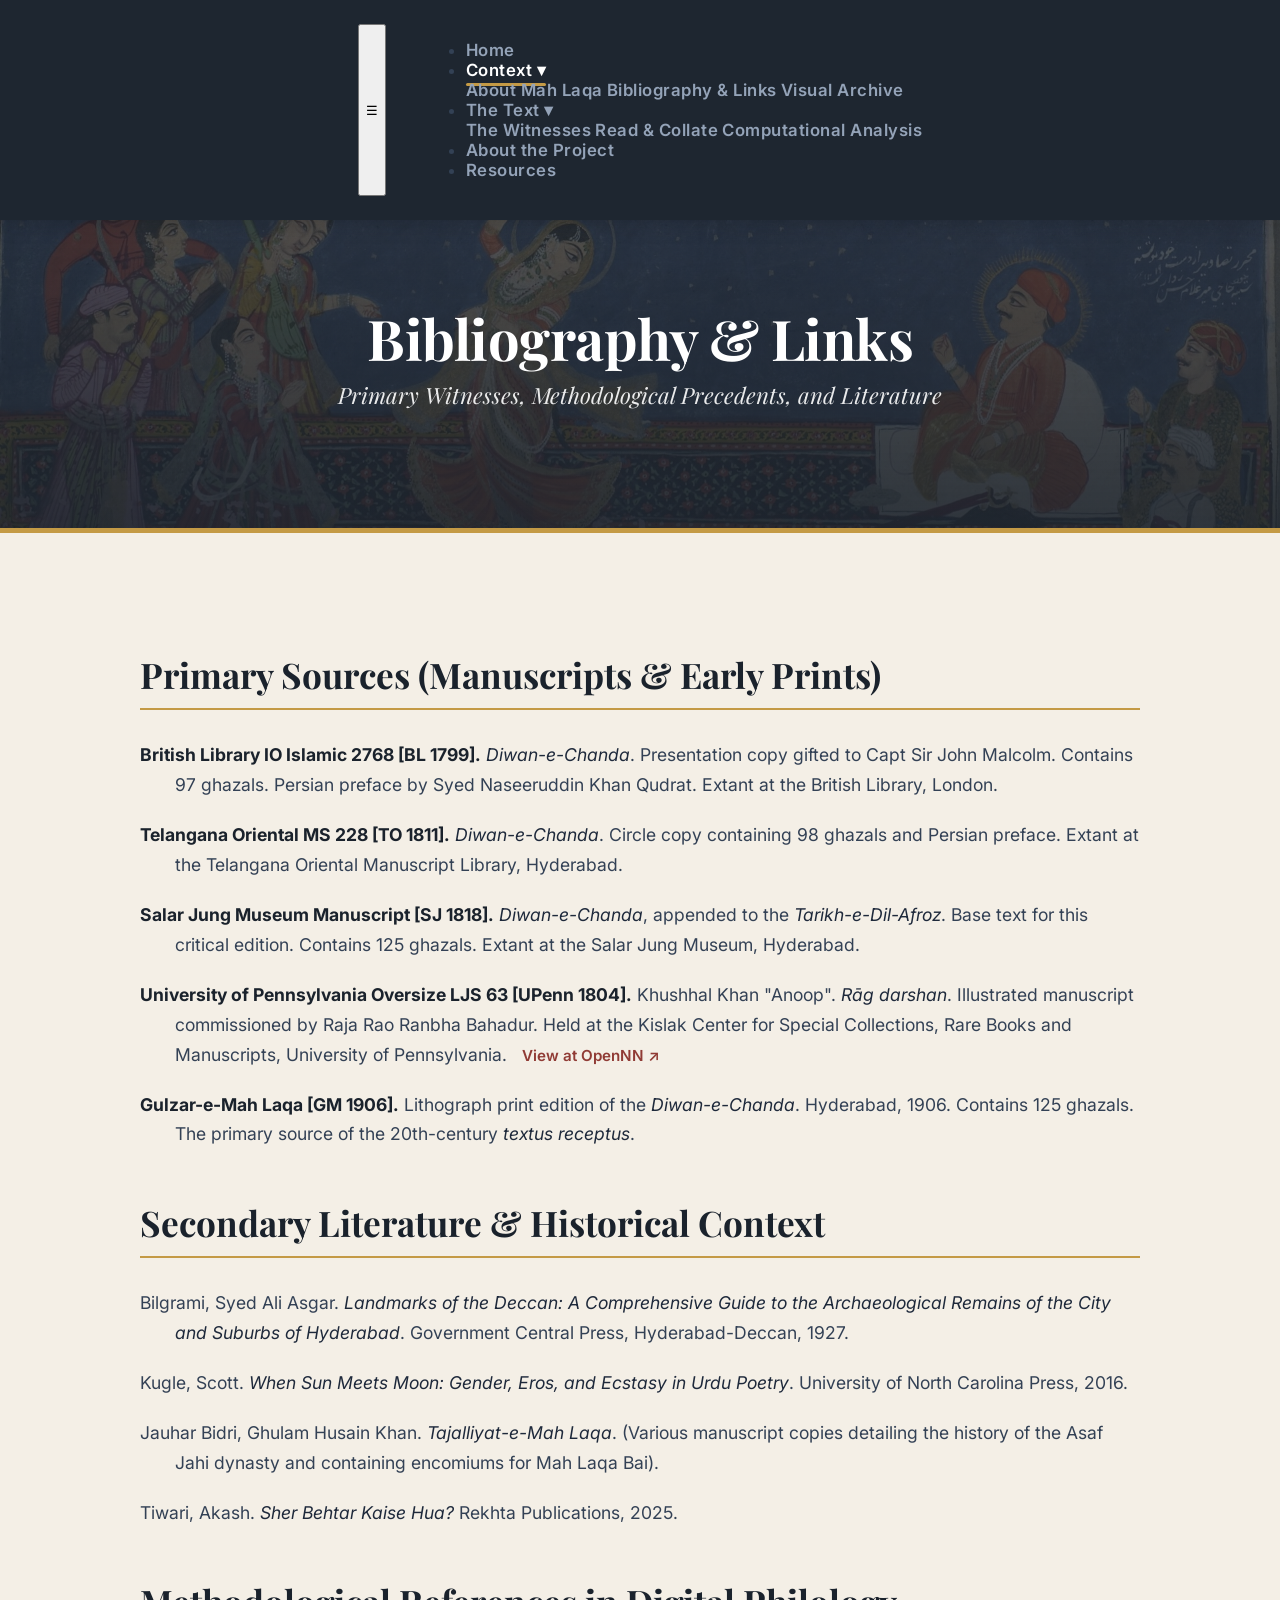
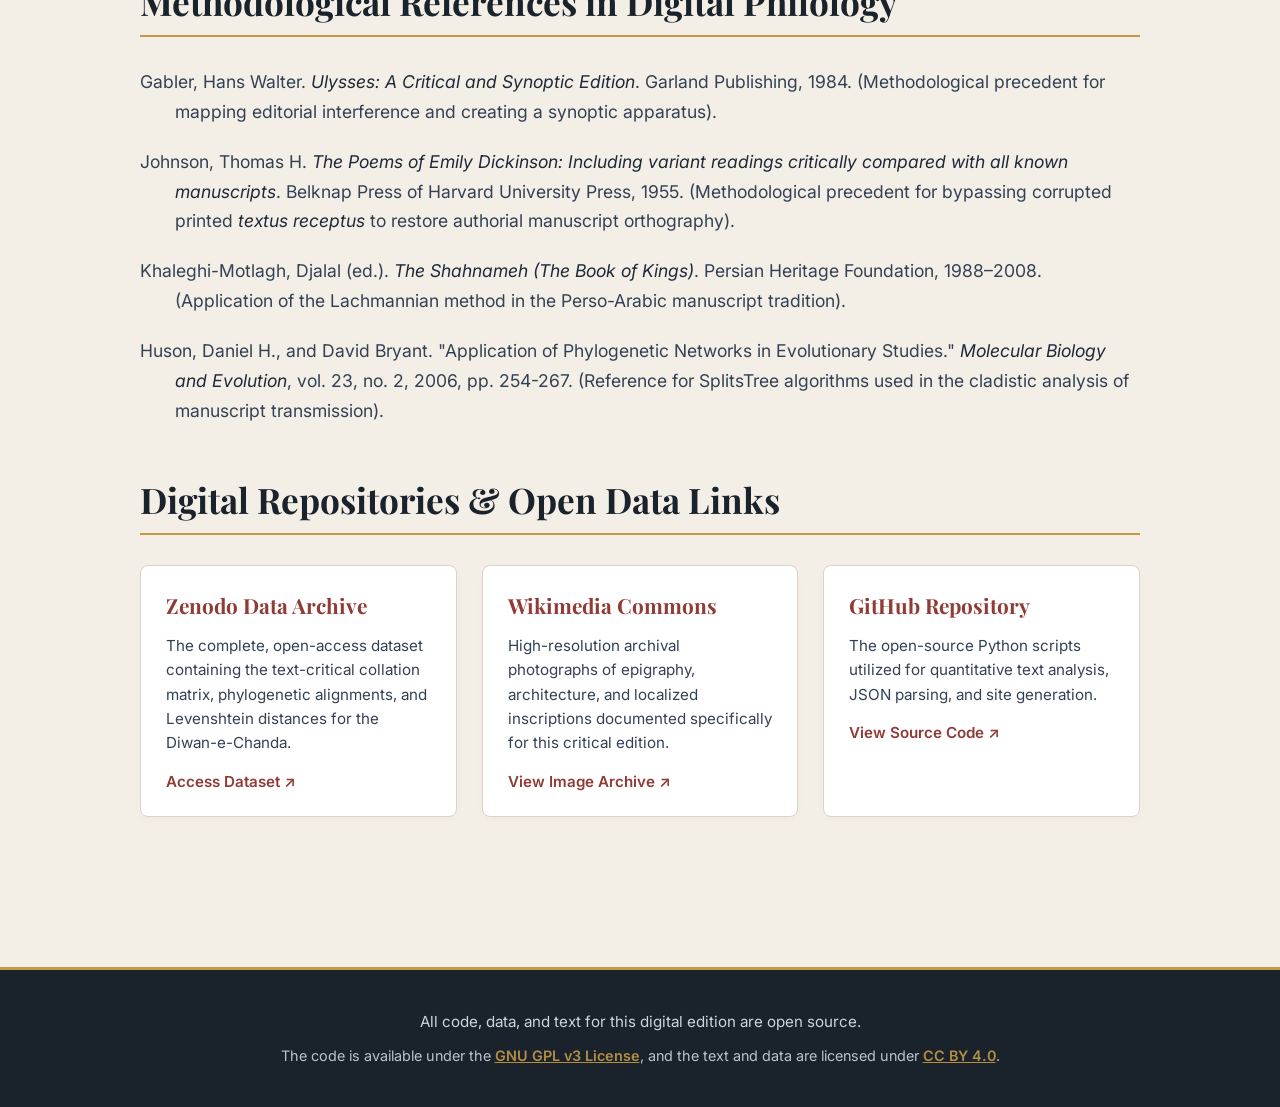
<file: bibliography.html>
<!DOCTYPE html>
<html lang="en">
<head>
    <meta charset="UTF-8">
    <meta name="viewport" content="width=device-width, initial-scale=1.0">
    <title>Bibliography & Links - A Critical Edition</title>
    <meta name="description" content="Read a curated bibliography and research links on Mah Laqa Bai Chanda, Urdu literary history, manuscript transmission, and critical edition studies.">
    <meta name="keywords" content="Mah Laqa Bai Chanda bibliography, Urdu poetry research, manuscript studies, gazet, digital humanities, literary scholarship">
    <meta name="robots" content="index,follow,max-image-preview:large">
    <meta name="theme-color" content="#903b35">
    <meta property="og:type" content="website">
    <meta property="og:site_name" content="Mah Laqa Bai Chanda Critical Edition">
    <meta property="og:title" content="Bibliography & Links - A Critical Edition">
    <meta property="og:description" content="Read a curated bibliography and research links on Mah Laqa Bai Chanda, Urdu literary history, manuscript transmission, and critical edition studies.">
    <meta property="og:url" content="https://sudoarsh.github.io/mahlaqa/bibliography.html">
    <meta property="og:image" content="https://sudoarsh.github.io/mahlaqa/images/portrait.png">
    <meta property="og:image:alt" content="Mah Laqa Bai Chanda bibliography and research archive">
    <meta property="og:locale" content="en_US">
    <meta name="twitter:card" content="summary_large_image">
    <meta name="twitter:title" content="Bibliography & Links - A Critical Edition">
    <meta name="twitter:description" content="Read a curated bibliography and research links on Mah Laqa Bai Chanda, Urdu literary history, manuscript transmission, and critical edition studies.">
    <meta name="twitter:image" content="https://sudoarsh.github.io/mahlaqa/images/portrait.png">
    <link rel="canonical" href="https://sudoarsh.github.io/mahlaqa/bibliography.html">
    <link rel="icon" type="image/png" href="images/portrait.png">
    <script type="application/ld+json">
    {
      "@context": "https://schema.org",
      "@type": "WebPage",
      "name": "Bibliography & Links - A Critical Edition",
      "description": "Read a curated bibliography and research links on Mah Laqa Bai Chanda, Urdu literary history, manuscript transmission, and critical edition studies.",
      "url": "https://sudoarsh.github.io/mahlaqa/bibliography.html",
      "isPartOf": {
        "@type": "WebSite",
        "name": "Mah Laqa Bai Chanda Critical Edition",
        "url": "https://sudoarsh.github.io/mahlaqa/"
      }
    }
    </script>
    <link rel="preconnect" href="https://fonts.googleapis.com">
    <link rel="preconnect" href="https://fonts.gstatic.com" crossorigin>
    <link href="https://fonts.googleapis.com/css2?family=Inter:wght@400;600;700&family=Playfair+Display:wght@600;700&family=Noto+Nastaliq+Urdu:wght@400;700&display=swap" rel="stylesheet">
    <link rel="stylesheet" href="style.css">
    <style>
        /* =========================================
           BIBLIOGRAPHY SPECIFIC STYLES
           ========================================= */
        
        .section-title {
            font-family: 'Playfair Display', serif;
            font-size: 2.2rem;
            color: var(--primary);
            margin-top: 50px;
            margin-bottom: 30px;
            border-bottom: 2px solid var(--accent);
            padding-bottom: 10px;
        }

        .bib-category {
            margin-bottom: 50px;
        }

        .bib-list {
            list-style: none;
            padding: 0;
            margin: 0;
        }

        .bib-entry {
            font-family: 'Inter', sans-serif;
            font-size: 1.1rem;
            line-height: 1.7;
            color: var(--secondary);
            margin-bottom: 20px;
            padding-left: 2em;
            text-indent: -2em; /* Creates the academic hanging indent */
        }

        .bib-entry strong {
            color: var(--primary);
        }

        .bib-entry em {
            color: #1e293b;
        }

        .bib-link {
            display: inline-block;
            margin-left: 10px;
            color: #903b35;
            text-decoration: none;
            font-size: 0.95rem;
            font-weight: 600;
            text-indent: 0; /* Override hanging indent for links */
            transition: color 0.2s;
        }

        .bib-link:hover {
            color: var(--primary);
            text-decoration: underline;
        }

        /* Digital Archives Grid */
        .archive-grid {
            display: grid;
            grid-template-columns: repeat(auto-fit, minmax(300px, 1fr));
            gap: 25px;
            margin-top: 20px;
        }

        .archive-card {
            background: white;
            border: 1px solid var(--border);
            border-radius: 8px;
            padding: 25px;
            box-shadow: 0 4px 10px rgba(0,0,0,0.02);
            transition: transform 0.2s ease, box-shadow 0.2s ease;
        }

        .archive-card:hover {
            transform: translateY(-3px);
            box-shadow: 0 10px 20px rgba(0,0,0,0.08);
        }

        .archive-card h3 {
            font-family: 'Playfair Display', serif;
            font-size: 1.3rem;
            color: #903b35;
            margin-top: 0;
            margin-bottom: 10px;
        }

        .archive-card p {
            font-size: 0.95rem;
            line-height: 1.6;
            color: var(--secondary);
            margin-bottom: 15px;
        }

    </style>
</head>
<body>

    <!-- NAVIGATION -->
    <div id="site-nav"></div>
    <script src="nav.js"></script>

    <!-- HERO SECTION -->
    <div class="hero" style="padding: 5rem 1rem 6rem 1rem;">
        <h1 style="font-family: 'Playfair Display', serif; font-size: 3.5rem; margin-bottom: 5px;">Bibliography & Links</h1>
        <p style="font-family: 'Playfair Display', serif; font-size: 1.4rem; margin-top: 0; font-style: italic; opacity: 0.9;">Primary Witnesses, Methodological Precedents, and Literature</p>
    </div>

    <!-- MAIN CONTAINER -->
    <div class="container" style="max-width: 1000px; padding: 20px;">
        
        <!-- PRIMARY SOURCES -->
        <div class="bib-category">
            <h2 class="section-title">Primary Sources (Manuscripts & Early Prints)</h2>
            <ul class="bib-list">
                <li class="bib-entry">
                    <strong>British Library IO Islamic 2768 [BL 1799].</strong> <em>Diwan-e-Chanda</em>. Presentation copy gifted to Capt Sir John Malcolm. Contains 97 ghazals. Persian preface by Syed Naseeruddin Khan Qudrat. Extant at the British Library, London.
                </li>
                <li class="bib-entry">
                    <strong>Telangana Oriental MS 228 [TO 1811].</strong> <em>Diwan-e-Chanda</em>. Circle copy containing 98 ghazals and Persian preface. Extant at the Telangana Oriental Manuscript Library, Hyderabad.
                </li>
                <li class="bib-entry">
                    <strong>Salar Jung Museum Manuscript [SJ 1818].</strong> <em>Diwan-e-Chanda</em>, appended to the <em>Tarikh-e-Dil-Afroz</em>. Base text for this critical edition. Contains 125 ghazals. Extant at the Salar Jung Museum, Hyderabad.
                </li>
                <li class="bib-entry">
                    <strong>University of Pennsylvania Oversize LJS 63 [UPenn 1804].</strong> Khushhal Khan "Anoop". <em>Rāg darshan</em>. Illustrated manuscript commissioned by Raja Rao Ranbha Bahadur. Held at the Kislak Center for Special Collections, Rare Books and Manuscripts, University of Pennsylvania. <a href="https://openn.library.upenn.edu/Data/0001/html/ljs63.html" target="_blank" class="bib-link">View at OpenNN ↗</a>
                </li>
                <li class="bib-entry">
                    <strong>Gulzar-e-Mah Laqa [GM 1906].</strong> Lithograph print edition of the <em>Diwan-e-Chanda</em>. Hyderabad, 1906. Contains 125 ghazals. The primary source of the 20th-century <em>textus receptus</em>.
                </li>
            </ul>
        </div>

        <!-- SECONDARY LITERATURE -->
        <div class="bib-category">
            <h2 class="section-title">Secondary Literature & Historical Context</h2>
            <ul class="bib-list">
                <li class="bib-entry">
                    Bilgrami, Syed Ali Asgar. <em>Landmarks of the Deccan: A Comprehensive Guide to the Archaeological Remains of the City and Suburbs of Hyderabad</em>. Government Central Press, Hyderabad-Deccan, 1927.
                </li>
                <li class="bib-entry">
                    Kugle, Scott. <em>When Sun Meets Moon: Gender, Eros, and Ecstasy in Urdu Poetry</em>. University of North Carolina Press, 2016.
                </li>
                <li class="bib-entry">
                    Jauhar Bidri, Ghulam Husain Khan. <em>Tajalliyat-e-Mah Laqa</em>. (Various manuscript copies detailing the history of the Asaf Jahi dynasty and containing encomiums for Mah Laqa Bai).
                </li>
                <li class="bib-entry">
                    Tiwari, Akash. <em>Sher Behtar Kaise Hua?</em> Rekhta Publications, 2025.
                </li>
            </ul>
        </div>

        <!-- METHODOLOGICAL PRECEDENTS -->
        <div class="bib-category">
            <h2 class="section-title">Methodological References in Digital Philology</h2>
            <ul class="bib-list">
                <li class="bib-entry">
                    Gabler, Hans Walter. <em>Ulysses: A Critical and Synoptic Edition</em>. Garland Publishing, 1984. (Methodological precedent for mapping editorial interference and creating a synoptic apparatus).
                </li>
                <li class="bib-entry">
                    Johnson, Thomas H. <em>The Poems of Emily Dickinson: Including variant readings critically compared with all known manuscripts</em>. Belknap Press of Harvard University Press, 1955. (Methodological precedent for bypassing corrupted printed <em>textus receptus</em> to restore authorial manuscript orthography).
                </li>
                <li class="bib-entry">
                    Khaleghi-Motlagh, Djalal (ed.). <em>The Shahnameh (The Book of Kings)</em>. Persian Heritage Foundation, 1988–2008. (Application of the Lachmannian method in the Perso-Arabic manuscript tradition).
                </li>
                <li class="bib-entry">
                    Huson, Daniel H., and David Bryant. "Application of Phylogenetic Networks in Evolutionary Studies." <em>Molecular Biology and Evolution</em>, vol. 23, no. 2, 2006, pp. 254-267. (Reference for SplitsTree algorithms used in the cladistic analysis of manuscript transmission).
                </li>
            </ul>
        </div>

        <!-- DIGITAL ARCHIVES -->
        <div class="bib-category">
            <h2 class="section-title">Digital Repositories & Open Data Links</h2>
            <div class="archive-grid">
                
                <div class="archive-card">
                    <h3>Zenodo Data Archive</h3>
                    <p>The complete, open-access dataset containing the text-critical collation matrix, phylogenetic alignments, and Levenshtein distances for the Diwan-e-Chanda.</p>
                    <a href="https://zenodo.org/records/20587114" target="_blank" class="bib-link" style="margin-left: 0;">Access Dataset ↗</a>
                </div>

                <div class="archive-card">
                    <h3>Wikimedia Commons</h3>
                    <p>High-resolution archival photographs of epigraphy, architecture, and localized inscriptions documented specifically for this critical edition.</p>
                    <a href="https://commons.wikimedia.org/wiki/Category:Mah_Laqa_Bai" target="_blank" class="bib-link" style="margin-left: 0;">View Image Archive ↗</a>
                </div>

                <div class="archive-card">
                    <h3>GitHub Repository</h3>
                    <p>The open-source Python scripts utilized for quantitative text analysis, JSON parsing, and site generation.</p>
                    <a href="https://github.com/sudoarsh/mahlaqa" class="bib-link" style="margin-left: 0;">View Source Code ↗</a>
                </div>

            </div>
        </div>

    </div>

    <!-- FOOTER -->
    <footer style="margin-top: 80px; padding: 40px 20px; background-color: var(--primary); color: #cbd5e1; text-align: center; font-size: 0.95rem; border-top: 3px solid var(--accent); line-height: 1.6; font-family: 'Inter', sans-serif;">
        <div style="max-width: 1200px; margin: 0 auto;">
            <p style="margin: 0 0 10px 0;">All code, data, and text for this digital edition are open source.</p>
            <p style="margin: 0; font-size: 0.9rem; opacity: 0.9;">
                The code is available under the <a href="https://www.gnu.org/licenses/gpl-3.0.html" target="_blank" rel="noopener" style="color: var(--accent); text-decoration: underline; font-weight: 600;">GNU GPL v3 License</a>, and the text and data are licensed under <a href="https://creativecommons.org/licenses/by/4.0/" target="_blank" rel="noopener" style="color: var(--accent); text-decoration: underline; font-weight: 600;">CC BY 4.0</a>.
            </p>
        </div>
    </footer>


</body>
</html>
</file>
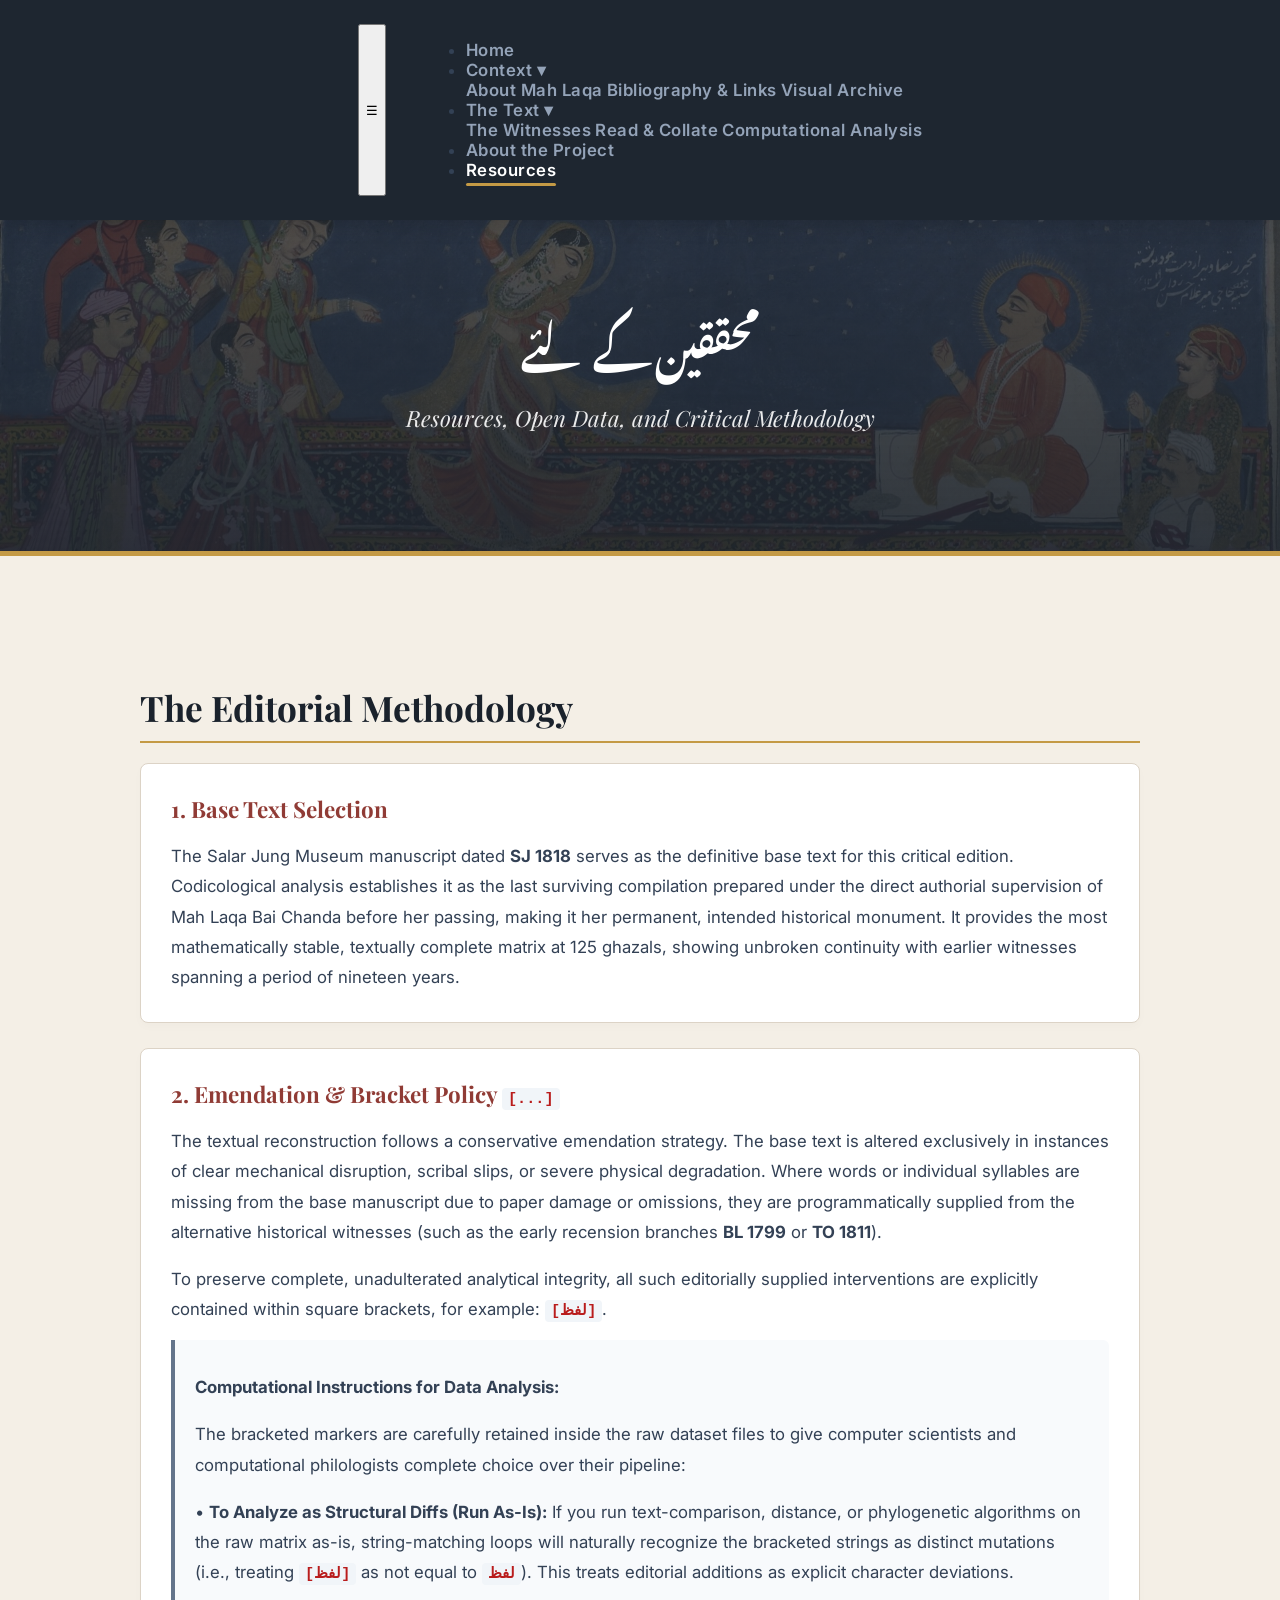
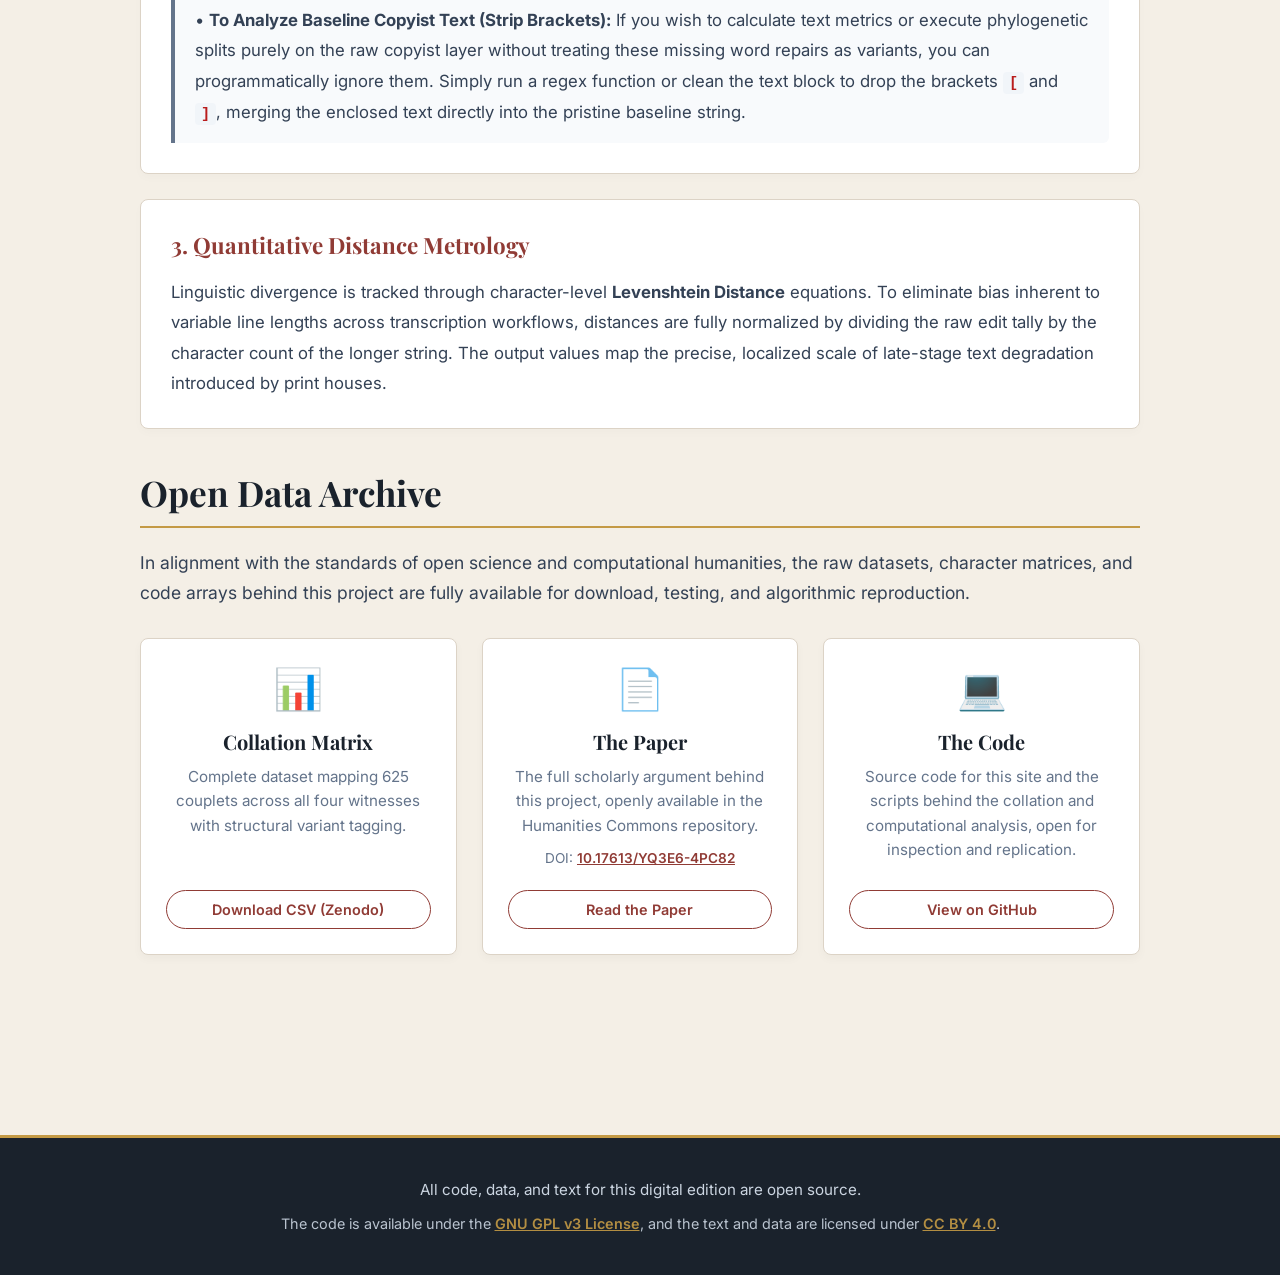
<file: downloads.html>
<!DOCTYPE html>
<html lang="en">
<head>
    <meta charset="UTF-8">
    <meta name="viewport" content="width=device-width, initial-scale=1.0">
    <title>Resources & Methodology - A Critical Edition</title>
    <meta name="description" content="Download the data, methodology, and research files behind the Mah Laqa Bai Chanda critical edition and its manuscript collation project.">
    <meta name="keywords" content="Mah Laqa Bai Chanda downloads, manuscript data, Urdu corpus, critical edition files, methodology, scholarly data">
    <meta name="robots" content="index,follow,max-image-preview:large">
    <meta name="theme-color" content="#903b35">
    <meta property="og:type" content="website">
    <meta property="og:site_name" content="Mah Laqa Bai Chanda Critical Edition">
    <meta property="og:title" content="Resources & Methodology - A Critical Edition">
    <meta property="og:description" content="Download the data, methodology, and research files behind the Mah Laqa Bai Chanda critical edition and its manuscript collation project.">
    <meta property="og:url" content="https://sudoarsh.github.io/mahlaqa/downloads.html">
    <meta property="og:image" content="https://sudoarsh.github.io/mahlaqa/images/portrait.png">
    <meta property="og:image:alt" content="Mah Laqa Bai Chanda data downloads and methodology">
    <meta property="og:locale" content="en_US">
    <meta name="twitter:card" content="summary_large_image">
    <meta name="twitter:title" content="Resources & Methodology - A Critical Edition">
    <meta name="twitter:description" content="Download the data, methodology, and research files behind the Mah Laqa Bai Chanda critical edition and its manuscript collation project.">
    <meta name="twitter:image" content="https://sudoarsh.github.io/mahlaqa/images/portrait.png">
    <link rel="canonical" href="https://sudoarsh.github.io/mahlaqa/downloads.html">
    <link rel="icon" type="image/png" href="images/portrait.png">
    <script type="application/ld+json">
    {
      "@context": "https://schema.org",
      "@type": "WebPage",
      "name": "Resources & Methodology - A Critical Edition",
      "description": "Download the data, methodology, and research files behind the Mah Laqa Bai Chanda critical edition and its manuscript collation project.",
      "url": "https://sudoarsh.github.io/mahlaqa/downloads.html",
      "isPartOf": {
        "@type": "WebSite",
        "name": "Mah Laqa Bai Chanda Critical Edition",
        "url": "https://sudoarsh.github.io/mahlaqa/"
      }
    }
    </script>
    <link rel="preconnect" href="https://fonts.googleapis.com">
    <link rel="preconnect" href="https://fonts.gstatic.com" crossorigin>
    <link href="https://fonts.googleapis.com/css2?family=Inter:wght@400;600;700&family=Playfair+Display:wght@600;700&family=Noto+Nastaliq+Urdu:wght@400;700&display=swap" rel="stylesheet">
    <link rel="stylesheet" href="style.css">
    <style>
        /* =========================================
           RESOURCES & METHODOLOGY SPECIFIC STYLES
           ========================================= */
        
        .section-title {
            font-family: 'Playfair Display', serif;
            font-size: 2.2rem;
            color: var(--primary);
            margin-top: 40px;
            margin-bottom: 20px;
            border-bottom: 2px solid var(--accent);
            padding-bottom: 10px;
        }

        /* Methodology Block Accordion/Card Layout */
        .methodology-card {
            background: white;
            border: 1px solid var(--border);
            border-radius: 8px;
            padding: 30px;
            margin-bottom: 25px;
            box-shadow: 0 4px 10px rgba(0,0,0,0.02);
        }

        .methodology-card h3 {
            font-family: 'Playfair Display', serif;
            font-size: 1.4rem;
            color: #903b35;
            margin-top: 0;
            margin-bottom: 15px;
        }

        .methodology-card p {
            font-size: 1.05rem;
            line-height: 1.8;
            color: var(--secondary);
            margin-bottom: 15px;
        }

        .methodology-card p:last-child {
            margin-bottom: 0;
        }

        .code-inline {
            background-color: #f1f5f9;
            color: #b91c1c;
            padding: 2px 6px;
            border-radius: 4px;
            font-family: 'Courier New', Courier, monospace;
            font-size: 0.95rem;
            font-weight: 600;
        }

        .methodology-note {
            background: #f8fafc;
            border-left: 4px solid #64748b;
            padding: 15px 20px;
            margin-top: 15px;
            border-radius: 0 6px 6px 0;
        }

        /* Resources Archive Grid */
        .resources-grid {
            display: grid;
            grid-template-columns: repeat(auto-fit, minmax(250px, 1fr));
            gap: 25px;
            margin-bottom: 60px;
        }

        .resource-card {
            background: white;
            border: 1px solid var(--border);
            border-radius: 8px;
            padding: 25px;
            text-align: center;
            box-shadow: 0 4px 10px rgba(0,0,0,0.03);
            display: flex;
            flex-direction: column;
            justify-content: space-between;
            transition: transform 0.2s ease, box-shadow 0.2s ease;
        }

        .resource-card:hover {
            transform: translateY(-3px);
            box-shadow: 0 10px 20px rgba(0,0,0,0.08);
        }

        .resource-icon {
            font-size: 2.5rem;
            color: #903b35;
            margin-bottom: 15px;
        }

        .resource-card h4 {
            font-family: 'Playfair Display', serif;
            font-size: 1.25rem;
            color: var(--primary);
            margin: 0 0 10px 0;
        }

        .resource-card p {
            font-size: 0.95rem;
            line-height: 1.6;
            color: #64748b;
            margin: 0 0 20px 0;
            flex-grow: 1;
        }

        .resource-card p.resource-meta {
            font-size: 0.85rem;
            margin: -10px 0 20px 0;
            flex-grow: 0;
            word-break: break-word;
        }

        .resource-card p.resource-meta a {
            color: #903b35;
            font-weight: 600;
            text-decoration: underline;
        }

        .resource-btn {
            display: inline-block;
            background-color: white;
            color: #903b35;
            border: 1px solid #903b35;
            padding: 10px 20px;
            border-radius: 20px;
            text-decoration: none;
            font-family: 'Inter', sans-serif;
            font-size: 0.9rem;
            font-weight: 600;
            transition: all 0.2s ease;
        }

        .resource-btn:hover {
            background-color: #903b35;
            color: white;
        }
    </style>
</head>
<body>

    <div id="site-nav"></div>
    <script src="nav.js"></script>

    <div class="hero" style="padding: 5rem 1rem 6rem 1rem;">
        <h1 style="font-family: 'Noto Nastaliq Urdu', serif; font-size: 2.5rem; margin-bottom: 15px; direction: rtl; line-height: 2.2;">محققین کے لئے</h1>
        <p style="font-family: 'Playfair Display', serif; font-size: 1.4rem; margin-top: 0; font-style: italic; opacity: 0.9;">Resources, Open Data, and Critical Methodology</p>
    </div>

    <div class="container" style="max-width: 1000px; padding: 40px 20px;">
        
        <h2 class="section-title">The Editorial Methodology</h2>
        
        <div class="methodology-card">
            <h3>1. Base Text Selection</h3>
            <p>The Salar Jung Museum manuscript dated <strong>SJ 1818</strong> serves as the definitive base text for this critical edition. Codicological analysis establishes it as the last surviving compilation prepared under the direct authorial supervision of Mah Laqa Bai Chanda before her passing, making it her permanent, intended historical monument. It provides the most mathematically stable, textually complete matrix at 125 ghazals, showing unbroken continuity with earlier witnesses spanning a period of nineteen years.</p>
        </div>

        <div class="methodology-card">
            <h3>2. Emendation & Bracket Policy <span class="code-inline">[...]</span></h3>
            <p>The textual reconstruction follows a conservative emendation strategy. The base text is altered exclusively in instances of clear mechanical disruption, scribal slips, or severe physical degradation. Where words or individual syllables are missing from the base manuscript due to paper damage or omissions, they are programmatically supplied from the alternative historical witnesses (such as the early recension branches <strong>BL 1799</strong> or <strong>TO 1811</strong>).</p>
            
            <p>To preserve complete, unadulterated analytical integrity, all such editorially supplied interventions are explicitly contained within square brackets, for example: <span class="code-inline">[لفظ]</span>.</p>
            
            <div class="methodology-note">
                <p><strong>Computational Instructions for Data Analysis:</strong></p>
                <p>The bracketed markers are carefully retained inside the raw dataset files to give computer scientists and computational philologists complete choice over their pipeline:</p>
                <p>• <strong>To Analyze as Structural Diffs (Run As-Is):</strong> If you run text-comparison, distance, or phylogenetic algorithms on the raw matrix as-is, string-matching loops will naturally recognize the bracketed strings as distinct mutations (i.e., treating <span class="code-inline">[لفظ]</span> as not equal to <span class="code-inline">لفظ</span>). This treats editorial additions as explicit character deviations.</p>
                <p>• <strong>To Analyze Baseline Copyist Text (Strip Brackets):</strong> If you wish to calculate text metrics or execute phylogenetic splits purely on the raw copyist layer without treating these missing word repairs as variants, you can programmatically ignore them. Simply run a regex function or clean the text block to drop the brackets <span class="code-inline">[</span> and <span class="code-inline">]</span>, merging the enclosed text directly into the pristine baseline string.</p>
            </div>
        </div>

        <div class="methodology-card">
            <h3>3. Quantitative Distance Metrology</h3>
            <p>Linguistic divergence is tracked through character-level <strong>Levenshtein Distance</strong> equations. To eliminate bias inherent to variable line lengths across transcription workflows, distances are fully normalized by dividing the raw edit tally by the character count of the longer string. The output values map the precise, localized scale of late-stage text degradation introduced by print houses.</p>
        </div>

        <h2 class="section-title">Open Data Archive</h2>
        <p style="font-size: 1.1rem; line-height: 1.7; color: var(--secondary); margin-bottom: 30px;">
            In alignment with the standards of open science and computational humanities, the raw datasets, character matrices, and code arrays behind this project are fully available for download, testing, and algorithmic reproduction.
        </p>

        <div class="resources-grid">
            
            <div class="resource-card">
                <div>
                    <div class="resource-icon">📊</div>
                    <h4>Collation Matrix</h4>
                    <p>Complete dataset mapping 625 couplets across all four witnesses with structural variant tagging.</p>
                </div>
                <a href="https://zenodo.org/records/20587114" target="_blank" class="resource-btn">Download CSV (Zenodo)</a>
            </div>

            <div class="resource-card">
                <div>
                    <div class="resource-icon">📄</div>
                    <h4>The Paper</h4>
                    <p>The full scholarly argument behind this project, openly available in the Humanities Commons repository.</p>
                    <p class="resource-meta">DOI: <a href="https://doi.org/10.17613/yq3e6-4pc82" target="_blank" rel="noopener">10.17613/YQ3E6-4PC82</a></p>
                </div>
                <a href="https://works.hcommons.org/records/yq3e6-4pc82" target="_blank" rel="noopener" class="resource-btn">Read the Paper</a>
            </div>

            <div class="resource-card">
                <div>
                    <div class="resource-icon">💻</div>
                    <h4>The Code</h4>
                    <p>Source code for this site and the scripts behind the collation and computational analysis, open for inspection and replication.</p>
                </div>
                <a href="https://github.com/sudoarsh/mahlaqa" target="_blank" rel="noopener" class="resource-btn">View on GitHub</a>
            </div>

        </div>
    </div>

    <!-- FOOTER -->
    <footer style="margin-top: 80px; padding: 40px 20px; background-color: var(--primary); color: #cbd5e1; text-align: center; font-size: 0.95rem; border-top: 3px solid var(--accent); line-height: 1.6; font-family: 'Inter', sans-serif;">
        <div style="max-width: 1200px; margin: 0 auto;">
            <p style="margin: 0 0 10px 0;">All code, data, and text for this digital edition are open source.</p>
            <p style="margin: 0; font-size: 0.9rem; opacity: 0.9;">
                The code is available under the <a href="https://www.gnu.org/licenses/gpl-3.0.html" target="_blank" rel="noopener" style="color: var(--accent); text-decoration: underline; font-weight: 600;">GNU GPL v3 License</a>, and the text and data are licensed under <a href="https://creativecommons.org/licenses/by/4.0/" target="_blank" rel="noopener" style="color: var(--accent); text-decoration: underline; font-weight: 600;">CC BY 4.0</a>.
            </p>
        </div>
    </footer>


</body>
</html>
</file>
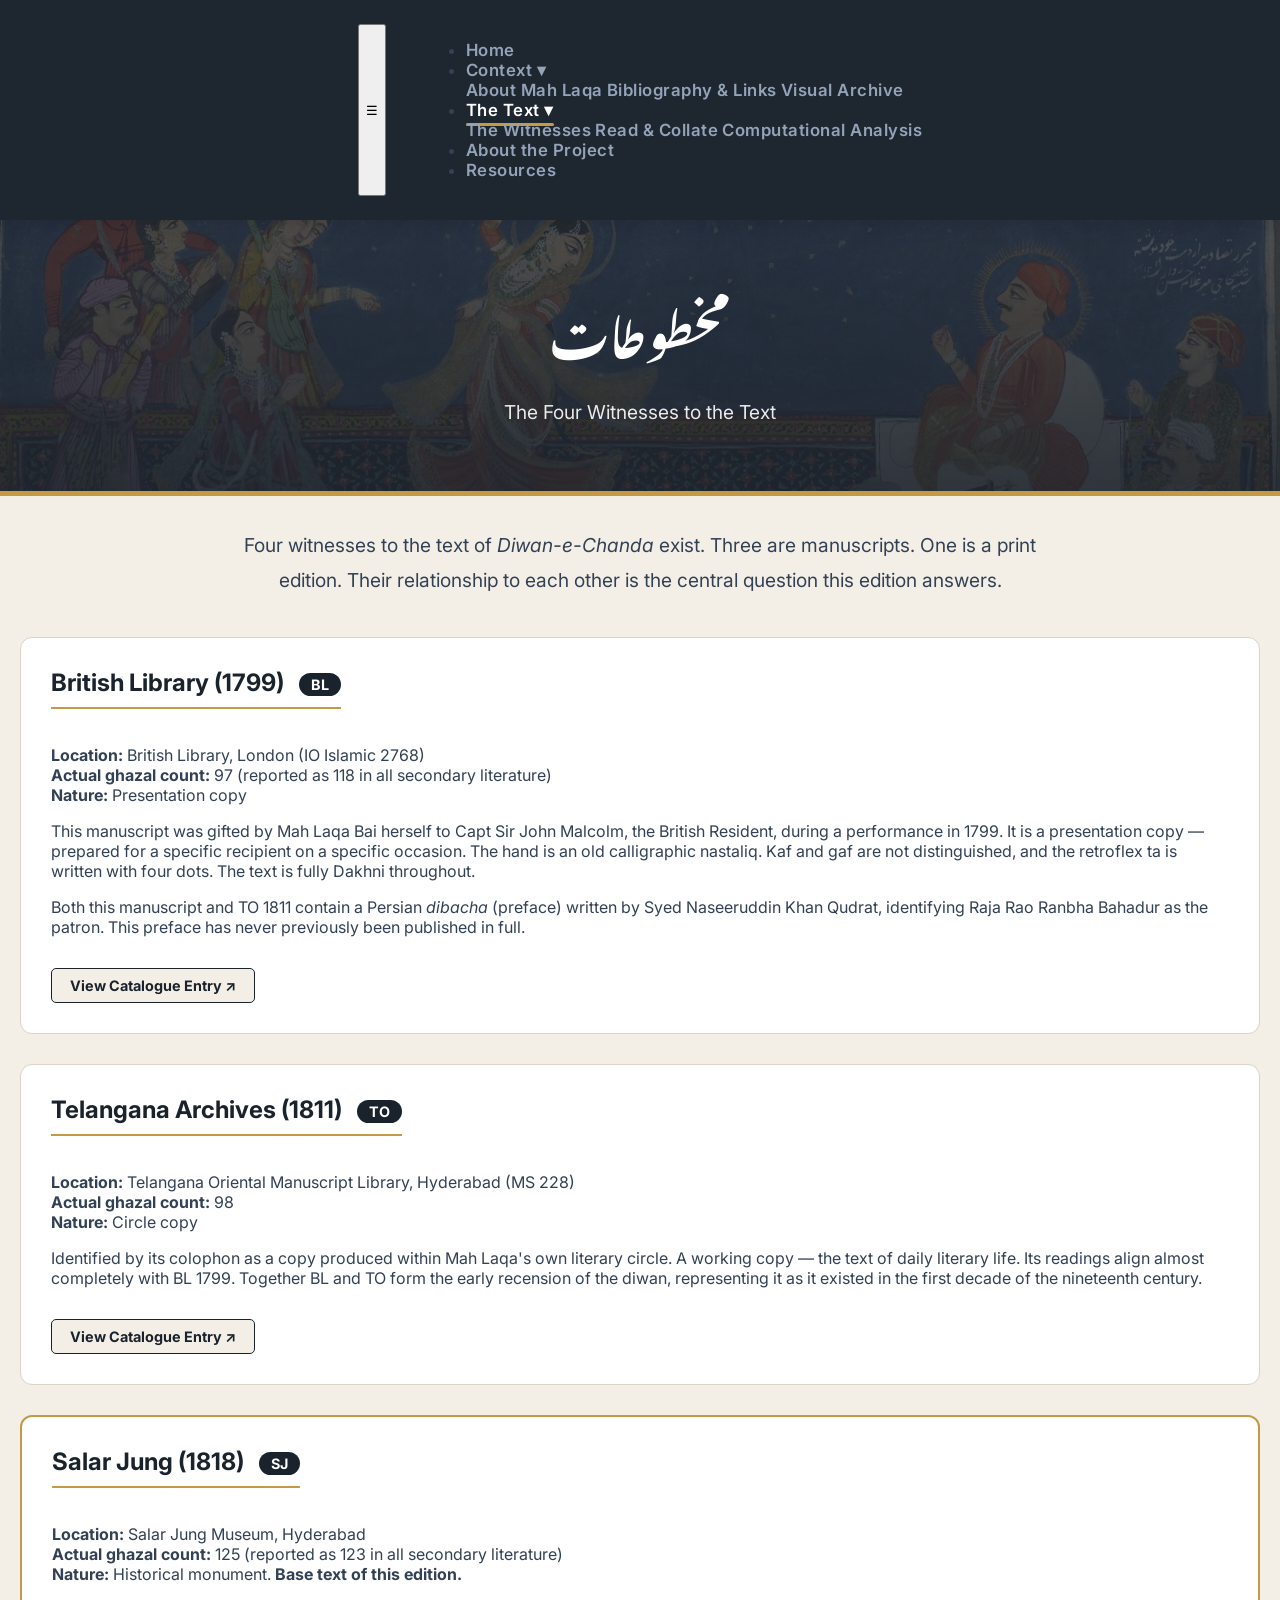
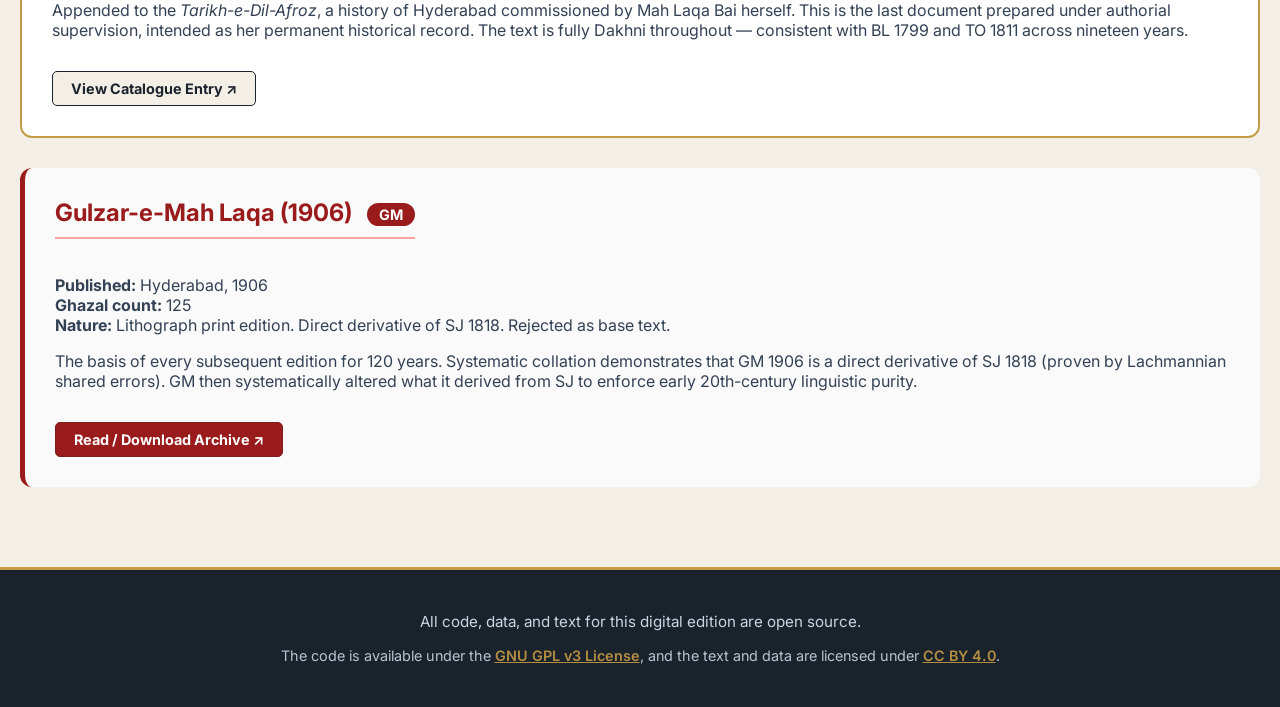
<file: sources.html>
<!DOCTYPE html>
<html lang="en">
<head>
    <meta charset="UTF-8">
    <meta name="viewport" content="width=device-width, initial-scale=1.0">
    <title>Witnesses - Diwan of Mah Laqa Bai</title>
    <meta name="description" content="Study the four witnesses behind the Diwan of Mah Laqa Bai Chanda, including manuscript provenance, transmission history, and collation notes.">
    <meta name="keywords" content="Mah Laqa Bai Chanda witnesses, manuscript provenance, Urdu Diwan, source criticism, textual transmission, BL TO SJ GM">
    <meta name="robots" content="index,follow,max-image-preview:large">
    <meta name="theme-color" content="#903b35">
    <meta property="og:type" content="website">
    <meta property="og:site_name" content="Mah Laqa Bai Chanda Critical Edition">
    <meta property="og:title" content="Witnesses - Diwan of Mah Laqa Bai">
    <meta property="og:description" content="Study the four witnesses behind the Diwan of Mah Laqa Bai Chanda, including manuscript provenance, transmission history, and collation notes.">
    <meta property="og:url" content="https://sudoarsh.github.io/mahlaqa/sources.html">
    <meta property="og:image" content="https://sudoarsh.github.io/mahlaqa/images/portrait.png">
    <meta property="og:image:alt" content="Witnesses and provenance for the Diwan of Mah Laqa Bai">
    <meta property="og:locale" content="en_US">
    <meta name="twitter:card" content="summary_large_image">
    <meta name="twitter:title" content="Witnesses - Diwan of Mah Laqa Bai">
    <meta name="twitter:description" content="Study the four witnesses behind the Diwan of Mah Laqa Bai Chanda, including manuscript provenance, transmission history, and collation notes.">
    <meta name="twitter:image" content="https://sudoarsh.github.io/mahlaqa/images/portrait.png">
    <link rel="canonical" href="https://sudoarsh.github.io/mahlaqa/sources.html">
    <link rel="icon" type="image/png" href="images/portrait.png">
    <script type="application/ld+json">
    {
      "@context": "https://schema.org",
      "@type": "WebPage",
      "name": "Witnesses - Diwan of Mah Laqa Bai",
      "description": "Study the four witnesses behind the Diwan of Mah Laqa Bai Chanda, including manuscript provenance, transmission history, and collation notes.",
      "url": "https://sudoarsh.github.io/mahlaqa/sources.html",
      "isPartOf": {
        "@type": "WebSite",
        "name": "Mah Laqa Bai Chanda Critical Edition",
        "url": "https://sudoarsh.github.io/mahlaqa/"
      }
    }
    </script>
    <link rel="preconnect" href="https://fonts.googleapis.com">
    <link rel="preconnect" href="https://fonts.gstatic.com" crossorigin>
    <link href="https://fonts.googleapis.com/css2?family=Inter:wght@400;600;700&family=Noto+Nastaliq+Urdu:wght@400;700&display=swap" rel="stylesheet">
    <link rel="stylesheet" href="style.css">
</head>
<body>

    <!-- NAVIGATION -->
    <div id="site-nav"></div>
    <script src="nav.js"></script>

    <div class="hero" style="padding: 3rem 1rem; margin-bottom: 2rem;">
        <h1 style="font-family: 'Noto Nastaliq Urdu', serif; font-size: 3rem;">مخطوطات</h1>
        <p>The Four Witnesses to the Text</p>
    </div>

    <div class="container">
        <p style="font-size: 1.2rem; text-align: center; max-width: 800px; margin: 0 auto 40px auto; line-height: 1.8;">Four witnesses to the text of <em>Diwan-e-Chanda</em> exist. Three are manuscripts. One is a print edition. Their relationship to each other is the central question this edition answers.</p>

        <div style="display: grid; grid-template-columns: 1fr; gap: 30px;">
            
            <div style="background: white; padding: 30px; border-radius: 12px; border: 1px solid var(--border);">
                <h2 style="color: var(--primary); margin-top: 0; border-bottom: 2px solid var(--accent); padding-bottom: 10px; display: inline-block;">British Library (1799) <span style="background: var(--primary); color: white; padding: 3px 12px; border-radius: 20px; font-size: 0.9rem; vertical-align: middle; margin-left: 10px;">BL</span></h2>
                <p><strong>Location:</strong> British Library, London (IO Islamic 2768)<br><strong>Actual ghazal count:</strong> 97 (reported as 118 in all secondary literature)<br><strong>Nature:</strong> Presentation copy</p>
                <p>This manuscript was gifted by Mah Laqa Bai herself to Capt Sir John Malcolm, the British Resident, during a performance in 1799. It is a presentation copy — prepared for a specific recipient on a specific occasion. The hand is an old calligraphic nastaliq. Kaf and gaf are not distinguished, and the retroflex ta is written with four dots. The text is fully Dakhni throughout.</p>
                <p>Both this manuscript and TO 1811 contain a Persian <em>dibacha</em> (preface) written by Syed Naseeruddin Khan Qudrat, identifying Raja Rao Ranbha Bahadur as the patron. This preface has never previously been published in full.</p>
                
                <a href="https://searcharchives.bl.uk/catalog/032-003317617" target="_blank" style="display: inline-block; margin-top: 15px; padding: 8px 18px; background: var(--bg-color); border: 1px solid var(--primary); color: var(--primary); text-decoration: none; border-radius: 5px; font-weight: bold; font-size: 0.9rem;">View Catalogue Entry ↗</a>
            </div>

            <div style="background: white; padding: 30px; border-radius: 12px; border: 1px solid var(--border);">
                <h2 style="color: var(--primary); margin-top: 0; border-bottom: 2px solid var(--accent); padding-bottom: 10px; display: inline-block;">Telangana Archives (1811) <span style="background: var(--primary); color: white; padding: 3px 12px; border-radius: 20px; font-size: 0.9rem; vertical-align: middle; margin-left: 10px;">TO</span></h2>
                <p><strong>Location:</strong> Telangana Oriental Manuscript Library, Hyderabad (MS 228)<br><strong>Actual ghazal count:</strong> 98<br><strong>Nature:</strong> Circle copy</p>
                <p>Identified by its colophon as a copy produced within Mah Laqa's own literary circle. A working copy — the text of daily literary life. Its readings align almost completely with BL 1799. Together BL and TO form the early recension of the diwan, representing it as it existed in the first decade of the nineteenth century.</p>
                
                <a href="https://www.rekhta.org/ebooks/kutub-khana-aasifiya-ke-urdu-makhtutat-volume-001-ebooks#35" target="_blank" style="display: inline-block; margin-top: 15px; padding: 8px 18px; background: var(--bg-color); border: 1px solid var(--primary); color: var(--primary); text-decoration: none; border-radius: 5px; font-weight: bold; font-size: 0.9rem;">View Catalogue Entry ↗</a>
            </div>

            <div style="background: white; padding: 30px; border-radius: 12px; border: 2px solid var(--accent);">
                <h2 style="color: var(--primary); margin-top: 0; border-bottom: 2px solid var(--accent); padding-bottom: 10px; display: inline-block;">Salar Jung (1818) <span style="background: var(--primary); color: white; padding: 3px 12px; border-radius: 20px; font-size: 0.9rem; vertical-align: middle; margin-left: 10px;">SJ</span></h2>
                <p><strong>Location:</strong> Salar Jung Museum, Hyderabad<br><strong>Actual ghazal count:</strong> 125 (reported as 123 in all secondary literature)<br><strong>Nature:</strong> Historical monument. <strong>Base text of this edition.</strong></p>
                <p>Appended to the <em>Tarikh-e-Dil-Afroz</em>, a history of Hyderabad commissioned by Mah Laqa Bai herself. This is the last document prepared under authorial supervision, intended as her permanent historical record. The text is fully Dakhni throughout — consistent with BL 1799 and TO 1811 across nineteen years.</p>
                
                <a href="salarjung_catalogue_extract.pdf" target="_blank" style="display: inline-block; margin-top: 15px; padding: 8px 18px; background: var(--bg-color); border: 1px solid var(--primary); color: var(--primary); text-decoration: none; border-radius: 5px; font-weight: bold; font-size: 0.9rem;">View Catalogue Entry ↗</a>
            </div>

            <div style="background: #FAFAFA; padding: 30px; border-radius: 12px; border-left: 5px solid #991b1b;">
                <h2 style="color: #991b1b; margin-top: 0; border-bottom: 2px solid #fca5a5; padding-bottom: 10px; display: inline-block;">Gulzar-e-Mah Laqa (1906) <span style="background: #991b1b; color: white; padding: 3px 12px; border-radius: 20px; font-size: 0.9rem; vertical-align: middle; margin-left: 10px;">GM</span></h2>
                <p><strong>Published:</strong> Hyderabad, 1906<br><strong>Ghazal count:</strong> 125<br><strong>Nature:</strong> Lithograph print edition. Direct derivative of SJ 1818. Rejected as base text.</p>
                <p>The basis of every subsequent edition for 120 years. Systematic collation demonstrates that GM 1906 is a direct derivative of SJ 1818 (proven by Lachmannian shared errors). GM then systematically altered what it derived from SJ to enforce early 20th-century linguistic purity.</p>
                
                <a href="https://dn790009.ca.archive.org/0/items/in.ernet.dli.2015.415289/2015.415289.Gulzar-Maah.pdf" target="_blank" style="display: inline-block; margin-top: 15px; padding: 8px 18px; background: #991b1b; border: 1px solid #7f1d1d; color: white; text-decoration: none; border-radius: 5px; font-weight: bold; font-size: 0.9rem;">Read / Download Archive ↗</a>
            </div>
        </div>
    </div>

        <!-- FOOTER -->
    <footer style="margin-top: 80px; padding: 40px 20px; background-color: var(--primary); color: #cbd5e1; text-align: center; font-size: 0.95rem; border-top: 3px solid var(--accent); line-height: 1.6; font-family: 'Inter', sans-serif;">
        <div style="max-width: 1200px; margin: 0 auto;">
            <p style="margin: 0 0 10px 0;">All code, data, and text for this digital edition are open source.</p>
            <p style="margin: 0; font-size: 0.9rem; opacity: 0.9;">
                The code is available under the <a href="https://www.gnu.org/licenses/gpl-3.0.html" target="_blank" rel="noopener" style="color: var(--accent); text-decoration: underline; font-weight: 600;">GNU GPL v3 License</a>, and the text and data are licensed under <a href="https://creativecommons.org/licenses/by/4.0/" target="_blank" rel="noopener" style="color: var(--accent); text-decoration: underline; font-weight: 600;">CC BY 4.0</a>.
            </p>
        </div>
    </footer>


</body>
</html>
</file>
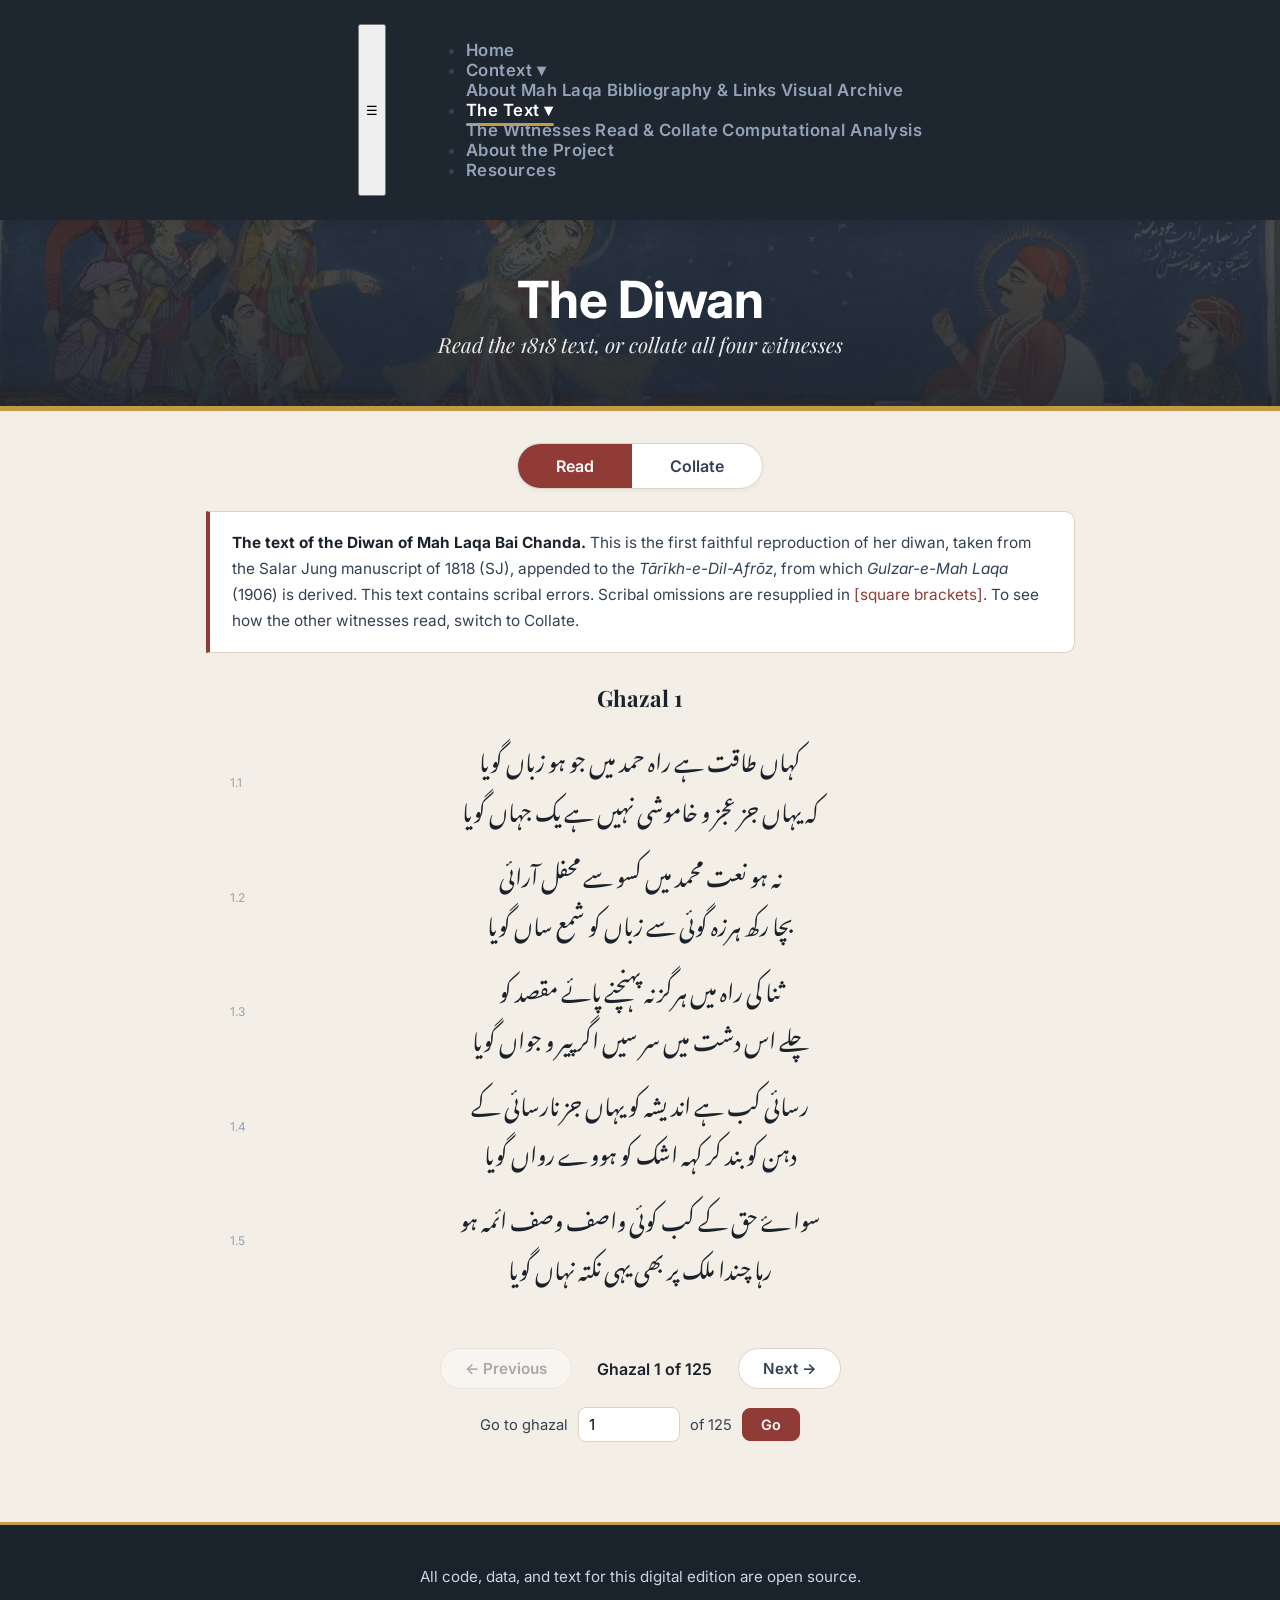
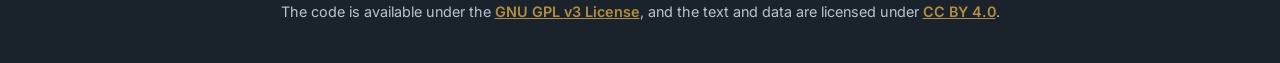
<file: view.html>
<!DOCTYPE html>
<html lang="en">
<head>
    <meta charset="UTF-8">
    <meta name="viewport" content="width=device-width, initial-scale=1.0">
    <title>Read & Collate - Diwan of Mah Laqa Bai Chanda</title>
    <meta name="description" content="Read and collate the Diwan of Mah Laqa Bai Chanda across manuscript witnesses and the print tradition in an interactive scholarly interface.">
    <meta name="keywords" content="Mah Laqa Bai Chanda text, Urdu reading interface, manuscript collation, scholarly text viewer, Diwan comparison, critical edition">
    <meta name="robots" content="index,follow,max-image-preview:large">
    <meta name="theme-color" content="#903b35">
    <meta property="og:type" content="website">
    <meta property="og:site_name" content="Mah Laqa Bai Chanda Critical Edition">
    <meta property="og:title" content="Read & Collate - Diwan of Mah Laqa Bai Chanda">
    <meta property="og:description" content="Read and collate the Diwan of Mah Laqa Bai Chanda across manuscript witnesses and the print tradition in an interactive scholarly interface.">
    <meta property="og:url" content="https://sudoarsh.github.io/mahlaqa/view.html">
    <meta property="og:image" content="https://sudoarsh.github.io/mahlaqa/images/portrait.png">
    <meta property="og:image:alt" content="Read and collate the Diwan of Mah Laqa Bai Chanda">
    <meta property="og:locale" content="en_US">
    <meta name="twitter:card" content="summary_large_image">
    <meta name="twitter:title" content="Read & Collate - Diwan of Mah Laqa Bai Chanda">
    <meta name="twitter:description" content="Read and collate the Diwan of Mah Laqa Bai Chanda across manuscript witnesses and the print tradition in an interactive scholarly interface.">
    <meta name="twitter:image" content="https://sudoarsh.github.io/mahlaqa/images/portrait.png">
    <link rel="canonical" href="https://sudoarsh.github.io/mahlaqa/view.html">
    <link rel="icon" type="image/png" href="images/portrait.png">
    <script type="application/ld+json">
    {
      "@context": "https://schema.org",
      "@type": "WebPage",
      "name": "Read & Collate - Diwan of Mah Laqa Bai Chanda",
      "description": "Read and collate the Diwan of Mah Laqa Bai Chanda across manuscript witnesses and the print tradition in an interactive scholarly interface.",
      "url": "https://sudoarsh.github.io/mahlaqa/view.html",
      "isPartOf": {
        "@type": "WebSite",
        "name": "Mah Laqa Bai Chanda Critical Edition",
        "url": "https://sudoarsh.github.io/mahlaqa/"
      }
    }
    </script>
    <link rel="preconnect" href="https://fonts.googleapis.com">
    <link rel="preconnect" href="https://fonts.gstatic.com" crossorigin>
    <link href="https://fonts.googleapis.com/css2?family=Inter:wght@400;600;700&family=Playfair+Display:wght@600;700&family=Noto+Nastaliq+Urdu:wght@400;700&display=swap" rel="stylesheet">
    <link rel="stylesheet" href="style.css">
    <style>
        /* =========================================
           READ / COLLATE PAGE STYLES
           ========================================= */
        .mode-switch { display: flex; justify-content: center; margin-bottom: 22px; }
        .mode-switch .inner { display: inline-flex; background: white; border: 1px solid var(--border); border-radius: 40px; overflow: hidden; box-shadow: 0 2px 6px rgba(0,0,0,0.04); }
        .mode-btn { border: none; background: transparent; padding: 12px 38px; font-family: 'Inter', sans-serif; font-size: 1rem; font-weight: 600; color: var(--secondary); cursor: pointer; transition: all 0.2s ease; }
        .mode-btn:hover { color: #903b35; }
        .mode-btn.active { background: #903b35; color: #fff; }

        /* Read mode */
        .read-note { max-width: 820px; margin: 0 auto 30px auto; background: white; border: 1px solid var(--border); border-left: 4px solid #903b35; border-radius: 0 10px 10px 0; padding: 18px 22px; line-height: 1.7; color: var(--secondary); font-size: 0.96rem; font-family: 'Inter', sans-serif; }
        .read-note strong { color: var(--primary); }
        .reader { max-width: 820px; margin: 0 auto; }
        .ghazal { padding-bottom: 8px; }
        .ghazal-no { font-family: 'Playfair Display', serif; color: var(--primary); text-align: center; font-size: 1.4rem; margin: 0 0 20px 0; scroll-margin-top: 90px; }
        .couplet-row { display: grid; grid-template-columns: 3rem 1fr 3rem; align-items: center; margin-bottom: 16px; }
        .couplet-row .cid { font-family: 'Inter', sans-serif; font-size: 0.75rem; color: #94a3b8; }
        .couplet-row .lines { text-align: center; }
        .line { font-family: 'Noto Nastaliq Urdu', serif; direction: rtl; font-size: 1.4rem; line-height: 2.2; color: var(--primary); }
        .restored { color: #903b35; }

        /* Collate mode */
        .witness-buttons { display: flex; flex-wrap: wrap; justify-content: center; align-items: center; gap: 10px; margin-bottom: 14px; font-family: 'Inter', sans-serif; }
        .control-label { font-weight: 600; color: var(--secondary); margin-right: 6px; }
        .w-btn { border: 1px solid var(--border); background: white; color: #94a3b8; padding: 9px 20px; border-radius: 30px; font-family: 'Inter', sans-serif; font-size: 0.95rem; font-weight: 600; cursor: pointer; transition: all 0.2s ease; }
        .w-btn small { font-weight: 400; margin-left: 4px; }
        .w-btn:hover { border-color: #903b35; }
        .w-btn.on { background: #903b35; border-color: #903b35; color: #fff; }
        #witness-info { background: #e2e8f0; color: #334155; padding: 14px 24px; border-radius: 8px; margin: 0 auto 16px auto; max-width: 900px; font-size: 0.93rem; text-align: center; border: 1px solid #cbd5e1; min-height: 24px; line-height: 1.6; font-family: 'Inter', sans-serif; }
        .collate-key { text-align: center; font-family: 'Inter', sans-serif; font-size: 0.85rem; color: #64748b; margin: 0 0 22px 0; }

        #deewanTable th small { display: block; font-weight: 400; font-size: 0.72rem; opacity: 0.75; }
        #deewanTable td:not(.id-col) { font-family: 'Noto Nastaliq Urdu', serif; direction: rtl; text-align: right; vertical-align: middle; min-width: 190px; }
        #deewanTable td .line { font-size: 1.05rem; line-height: 2.2; }
        .gap { color: #cbd5e1; font-family: 'Inter', sans-serif; }
        #deewanTable.hide-BL .col-BL, #deewanTable.hide-TO .col-TO, #deewanTable.hide-SJ .col-SJ, #deewanTable.hide-GM .col-GM { display: none; }

        /* Pager (shared by both modes) */
        .pager { margin: 34px auto 0 auto; max-width: 820px; text-align: center; font-family: 'Inter', sans-serif; }
        .pager-row { display: flex; align-items: center; justify-content: center; gap: 18px; flex-wrap: wrap; }
        .pg-btn { border: 1px solid var(--border); background: white; color: var(--secondary); padding: 10px 24px; border-radius: 30px; font-family: 'Inter', sans-serif; font-size: 0.95rem; font-weight: 600; cursor: pointer; transition: all 0.2s ease; }
        .pg-btn:hover:not(:disabled) { background: #903b35; border-color: #903b35; color: #fff; }
        .pg-btn:disabled { opacity: 0.4; cursor: default; }
        .pager-label { font-weight: 600; color: var(--primary); min-width: 130px; }
        .jump { margin-top: 18px; display: flex; justify-content: center; align-items: center; gap: 10px; font-size: 0.92rem; color: var(--secondary); }
        .jump input { width: 80px; padding: 7px 10px; border: 1px solid var(--border); border-radius: 8px; font-family: 'Inter', sans-serif; font-size: 0.95rem; }
        .jump button { border: 1px solid #903b35; background: #903b35; color: #fff; padding: 7px 18px; border-radius: 8px; font-family: 'Inter', sans-serif; font-size: 0.9rem; font-weight: 600; cursor: pointer; }

        @media screen and (max-width: 700px) {
            .couplet-row { grid-template-columns: 2.2rem 1fr 0; }
            .line { font-size: 1.25rem; }
            .mode-btn { padding: 11px 26px; }
        }
    </style>
</head>
<body>

    <!-- NAVIGATION -->
    <div id="site-nav"></div>
    <script src="nav.js"></script>

    <div class="hero" style="padding: 3rem 1rem; margin-bottom: 2rem;">
        <h1>The Diwan</h1>
        <p style="font-family: 'Playfair Display', serif; font-size: 1.3rem; font-style: italic; margin: 0;">Read the 1818 text, or collate all four witnesses</p>
    </div>

    <div class="container" style="max-width: 1200px;">

        <div class="mode-switch">
            <div class="inner" role="group" aria-label="View mode">
                <button type="button" class="mode-btn active" data-mode="read" aria-pressed="true">Read</button>
                <button type="button" class="mode-btn" data-mode="collate" aria-pressed="false">Collate</button>
            </div>
        </div>

        <!-- READ MODE -->
        <div id="read-view">
            <div class="read-note">
                <strong>The text of the Diwan of Mah Laqa Bai Chanda.</strong>
                This is the first faithful reproduction of her diwan, taken from the Salar Jung manuscript of 1818 (SJ), appended to the <em>Tārīkh-e-Dil-Afrōz</em>, from which <em>Gulzar-e-Mah Laqa</em> (1906) is derived. This text contains scribal errors. Scribal omissions are resupplied in <span class="restored">[square brackets]</span>. To see how the other witnesses read, switch to Collate.
            </div>
            <div class="reader" id="reader"></div>
        </div>

        <!-- COLLATE MODE -->
        <div id="collate-view" hidden>
            <div class="witness-buttons" id="witness-controls">
                <span class="control-label">Witnesses:</span>
                <button type="button" class="w-btn on" data-witness="BL" aria-pressed="true">BL <small>1799</small></button>
                <button type="button" class="w-btn on" data-witness="TO" aria-pressed="true">TO <small>1811</small></button>
                <button type="button" class="w-btn on" data-witness="SJ" aria-pressed="true">SJ <small>1818</small></button>
                <button type="button" class="w-btn on" data-witness="GM" aria-pressed="true">GM <small>1906</small></button>
            </div>

            <div id="witness-info"><em>Select the witnesses to compare. Hover over or tap a button for its context.</em></div>
            <p class="collate-key">Words in <span class="restored">[square brackets]</span> are scribal omissions resupplied by the editor. A dash means the witness does not contain that couplet.</p>

            <h3 class="ghazal-no" id="collate-title"></h3>
            <div class="table-wrapper">
                <table id="deewanTable">
                    <thead>
                        <tr>
                            <th class="id-col">ID</th>
                            <th class="col-BL">BL (1799)</th>
                            <th class="col-TO">TO (1811)</th>
                            <th class="col-SJ">SJ (1818)<small>base text</small></th>
                            <th class="col-GM">GM (Print)</th>
                        </tr>
                    </thead>
                    <tbody id="tableBody"></tbody>
                </table>
            </div>
        </div>

        <!-- PAGER (both modes) -->
        <div class="pager">
            <div class="pager-row">
                <button type="button" class="pg-btn" id="prev-btn">&#8592; Previous</button>
                <span class="pager-label" id="pager-label"></span>
                <button type="button" class="pg-btn" id="next-btn">Next &#8594;</button>
            </div>
            <div class="jump">
                <label for="jump-input">Go to ghazal</label>
                <input type="number" id="jump-input" min="1" value="1">
                <span id="jump-max"></span>
                <button type="button" id="jump-btn">Go</button>
            </div>
        </div>
    </div>

    <!-- FOOTER -->
    <footer style="margin-top: 80px; padding: 40px 20px; background-color: var(--primary); color: #cbd5e1; text-align: center; font-size: 0.95rem; border-top: 3px solid var(--accent); line-height: 1.6; font-family: 'Inter', sans-serif;">
        <div style="max-width: 1200px; margin: 0 auto;">
            <p style="margin: 0 0 10px 0;">All code, data, and text for this digital edition are open source.</p>
            <p style="margin: 0; font-size: 0.9rem; opacity: 0.9;">
                The code is available under the <a href="https://www.gnu.org/licenses/gpl-3.0.html" target="_blank" rel="noopener" style="color: var(--accent); text-decoration: underline; font-weight: 600;">GNU GPL v3 License</a>, and the text and data are licensed under <a href="https://creativecommons.org/licenses/by/4.0/" target="_blank" rel="noopener" style="color: var(--accent); text-decoration: underline; font-weight: 600;">CC BY 4.0</a>.
            </p>
        </div>
    </footer>

    <script src="data.js"></script>
    <script>
        document.addEventListener("DOMContentLoaded", function () {

            // --- DATA ---
            const reader = document.getElementById('reader');
            const tbody = document.getElementById('tableBody');
            if (typeof deewanData === 'undefined' || !Array.isArray(deewanData)) {
                reader.innerHTML = '<p style="text-align:center;color:#b91c1c;">The dataset (data.js) could not be loaded.</p>';
                return;
            }
            const data = deewanData;
            const WITNESSES = ['BL', 'TO', 'SJ', 'GM'];

            const INFO = {
                BL: '<strong>BL, 1799.</strong> British Library, IO Islamic 2768. Presented by Mah Laqa Bai to John Malcolm. 97 ghazals, with a Persian dibācha naming Raja Rao Ranbha as patron.',
                TO: '<strong>TO, 1811.</strong> Telangana Oriental Manuscript Library, MS 228. A circle copy of 98 ghazals, very close to BL.',
                SJ: '<strong>SJ, 1818.</strong> Salar Jung Museum, Hyderabad. Appended to the Tārīkh-e-Dil-Afrōz. 125 ghazals; the base text of this edition.',
                GM: '<strong>GM, 1906.</strong> <em>Gulzar-e-Mah Laqa</em>, ed. Ghulam Samdani Khan Gauhar, Nizam ul Matabe, Hyderabad. 125 ghazals; a posthumous lithograph derived from SJ.'
            };

            // --- HELPERS ---
            // The dataset holds its own HTML: <br> between the two lines of a couplet, and
            // <span class="diff ..."> around variant words (styled by style.css).
            const esc = s => String(s).replace(/&/g, '&amp;').replace(/</g, '&lt;').replace(/>/g, '&gt;');

            // Style [bracketed] restorations without breaking any tags in the data
            function brackets(html) {
                let open = false;
                return html.split(/(<[^>]+>)/).map(part => {
                    if (part.charAt(0) === '<' && part.charAt(part.length - 1) === '>') return part;
                    let res = open ? '<span class="restored">' : '';
                    for (const ch of part) {
                        if (ch === '[' && !open) { open = true; res += '<span class="restored">['; }
                        else if (ch === ']' && open) { res += ']</span>'; open = false; }
                        else { res += ch; }
                    }
                    if (open) res += '</span>';
                    return res;
                }).join('');
            }

            const rawLines = t => String(t == null ? '' : t).split(/<br\s*\/?>|\r?\n/i).map(l => l.trim()).filter(l => l !== '');
            const stripTags = l => l.replace(/<[^>]*>/g, '').replace(/\s+/g, ' ').trim();
            const lines = t => rawLines(t).filter(l => stripTags(l) !== '');
            // plain = true: text only (Read mode). Otherwise keep the diff spans (Collate mode).
            const lineHtml = (t, plain) => lines(t).map(l => '<div class="line">' + brackets(plain ? stripTags(l) : l) + '</div>').join('');
            const ghazalOf = d => parseInt(String(d.id).split('.')[0], 10);

            // Group couplets by ghazal
            const byG = new Map();
            data.forEach(d => {
                const g = ghazalOf(d);
                if (!g) return;
                if (!byG.has(g)) byG.set(g, []);
                byG.get(g).push(d);
            });
            const ghazalNums = Array.from(byG.keys()).sort((a, b) => a - b);
            const last = ghazalNums.length - 1;
            const maxGhazal = ghazalNums[last];

            // --- ELEMENTS ---
            const readView = document.getElementById('read-view');
            const collateView = document.getElementById('collate-view');
            const collateTitle = document.getElementById('collate-title');
            const modeBtns = document.querySelectorAll('.mode-btn');
            const prevBtn = document.getElementById('prev-btn');
            const nextBtn = document.getElementById('next-btn');
            const pagerLabel = document.getElementById('pager-label');
            const jumpInput = document.getElementById('jump-input');
            const jumpBtn = document.getElementById('jump-btn');
            jumpInput.max = maxGhazal;
            document.getElementById('jump-max').textContent = 'of ' + maxGhazal;

            // --- STATE (from URL hash such as #collate-12) ---
            let mode = 'read';
            let idx = 0;
            const m = /^#(read|collate)-(\d+)$/.exec(location.hash);
            if (m) {
                mode = m[1];
                const i = ghazalNums.indexOf(parseInt(m[2], 10));
                if (i >= 0) idx = i;
            }

            // --- RENDER ---
            function render(scrollToTop) {
                const g = ghazalNums[idx];
                const rows = byG.get(g);

                if (mode === 'read') {
                    let html = '<section class="ghazal"><h3 class="ghazal-no" id="read-title">Ghazal ' + g + '</h3>';
                    rows.forEach(d => {
                        if (!lines(d.SJ).length) return;
                        html += '<div class="couplet-row"><span class="cid">' + esc(d.id) + '</span><div class="lines">' + lineHtml(d.SJ, true) + '</div><span></span></div>';
                    });
                    reader.innerHTML = html + '</section>';
                } else {
                    collateTitle.textContent = 'Ghazal ' + g;
                    tbody.innerHTML = rows.map(d => {
                        let tr = '<tr><td class="id-col">' + esc(d.id) + '</td>';
                        WITNESSES.forEach(w => {
                            const cell = lines(d[w]).length ? lineHtml(d[w]) : '<span class="gap">—</span>';
                            tr += '<td class="col-' + w + '">' + cell + '</td>';
                        });
                        return tr + '</tr>';
                    }).join('');
                }

                pagerLabel.textContent = 'Ghazal ' + g + ' of ' + maxGhazal;
                prevBtn.disabled = (idx === 0);
                nextBtn.disabled = (idx === last);
                jumpInput.value = g;
                if (history.replaceState) history.replaceState(null, '', '#' + mode + '-' + g);

                if (scrollToTop) {
                    const target = document.getElementById(mode === 'read' ? 'read-title' : 'collate-title');
                    if (target) target.scrollIntoView({ behavior: 'smooth', block: 'start' });
                }
            }

            function setMode(newMode, scroll) {
                mode = newMode;
                modeBtns.forEach(b => {
                    const on = b.dataset.mode === mode;
                    b.classList.toggle('active', on);
                    b.setAttribute('aria-pressed', on);
                });
                readView.hidden = (mode !== 'read');
                collateView.hidden = (mode !== 'collate');
                render(false);
                if (scroll) window.scrollTo({ top: 0 });
            }

            function goTo(i) {
                if (i < 0 || i > last) return;
                idx = i;
                render(true);
            }

            modeBtns.forEach(b => b.addEventListener('click', () => setMode(b.dataset.mode, true)));
            prevBtn.addEventListener('click', () => goTo(idx - 1));
            nextBtn.addEventListener('click', () => goTo(idx + 1));
            function jump() {
                const i = ghazalNums.indexOf(parseInt(jumpInput.value, 10));
                if (i >= 0) goTo(i);
            }
            jumpBtn.addEventListener('click', jump);
            jumpInput.addEventListener('keydown', e => { if (e.key === 'Enter') jump(); });

            // --- WITNESS BUTTONS ---
            const table = document.getElementById('deewanTable');
            const info = document.getElementById('witness-info');
            const defaultInfo = info.innerHTML;
            const activeCount = () => document.querySelectorAll('.w-btn.on').length;

            document.querySelectorAll('.w-btn').forEach(btn => {
                const w = btn.dataset.witness;
                btn.addEventListener('click', () => {
                    const turningOff = btn.classList.contains('on');
                    if (turningOff && activeCount() === 1) return; // keep at least one witness
                    btn.classList.toggle('on', !turningOff);
                    btn.setAttribute('aria-pressed', !turningOff);
                    table.classList.toggle('hide-' + w, turningOff);
                    info.innerHTML = INFO[w];
                });
                const show = () => { info.innerHTML = INFO[w]; };
                btn.addEventListener('mouseenter', show);
                btn.addEventListener('focus', show);
                btn.addEventListener('mouseleave', () => { info.innerHTML = defaultInfo; });
                btn.addEventListener('blur', () => { info.innerHTML = defaultInfo; });
            });

            // --- START ---
            setMode(mode, false);
        });
    </script>

</body>
</html>
</file>
<file: style.css>
/* =========================================
   BASE STYLING & REFINED PALETTE
   ========================================= */
:root {
    /* Refined Primary: Deep Midnight Charcoal (Premium & Modern) */
    --primary: #1A222C;      
    --secondary: #334155;    /* Slate Grey for body text */
    --bg-color: #F4EFE6;     /* Terrace Cream/Parchment */
    --surface: #ffffff;      /* Pure white for table/cards */
    --border: #DCD3C6;       /* Warm Stone borders */
    --accent: #C49A45;       /* Mustard Gold (from Chanda's dupatta) */
}

body {
    font-family: 'Inter', -apple-system, BlinkMacSystemFont, sans-serif;
    margin: 0;
    padding: 0;
    background-color: var(--bg-color);
    color: var(--secondary);
    -webkit-font-smoothing: antialiased;
}

/* =========================================
   MODERN THICK NAVIGATION BAR
   ========================================= */
nav {
    background-color: rgba(26, 34, 44, 0.98); 
    backdrop-filter: blur(12px);
    padding: 1.5rem 2rem; 
    position: sticky;
    top: 0;
    z-index: 100;
    display: flex;
    justify-content: center;
    gap: 2.5rem; 
    box-shadow: 0 4px 20px rgba(0,0,0,0.15);
}

nav a {
    color: #94A3B8; 
    text-decoration: none;
    font-size: 1.05rem;
    font-weight: 600;
    letter-spacing: 0.5px;
    padding-bottom: 6px;
    position: relative;
    transition: color 0.3s ease;
}

/* Hover and Active State Text Color */
nav a:hover, 
nav a.active { 
    color: #ffffff; 
}

/* The Animated Gold Underline */
nav a::after {
    content: '';
    position: absolute;
    width: 0;
    height: 3px;
    bottom: 0;
    left: 0;
    background-color: var(--accent);
    transition: width 0.3s cubic-bezier(0.4, 0, 0.2, 1);
    border-radius: 2px;
}

/* Trigger the underline on hover or if it has the .active class */
nav a:hover::after,
nav a.active::after {
    width: 100%;
}

/* =========================================
   HERO (Miniature Background)
   ========================================= */
.hero {
    background: linear-gradient(rgba(26, 34, 44, 0.75), rgba(26, 34, 44, 0.9)), url('header.jpg');
    background-size: cover;
    background-position: center 20%;
    color: white;
    text-align: center;
    padding: 5rem 1rem;
    margin-bottom: 3rem;
    border-bottom: 5px solid var(--accent); 
}

.hero h1 { margin: 0; font-size: 3.2rem; font-weight: 700; letter-spacing: -0.5px; }
.hero p { margin-top: 12px; font-size: 1.2rem; font-weight: 400; opacity: 0.9; }

/* =========================================
   MODERN APP CONTROLS 
   ========================================= */
.container {
    max-width: 1400px;
    margin: 0 auto 4rem auto;
    padding: 0 20px;
}

.controls {
    background: var(--surface);
    padding: 20px 30px;
    border-radius: 12px;
    box-shadow: 0 4px 6px -1px rgba(0, 0, 0, 0.05);
    margin-bottom: 25px;
    display: flex;
    justify-content: center;
    gap: 15px;
    align-items: center;
    border: 1px solid var(--border);
    flex-wrap: wrap;
}

.control-label { font-weight: 600; color: var(--primary); margin-right: 10px; }

/* Styled Checkbox "Pills" */
.controls label {
    display: flex;
    align-items: center;
    padding: 8px 16px;
    background-color: var(--bg-color);
    border: 1px solid var(--border);
    border-radius: 30px;
    cursor: pointer;
    font-size: 0.95rem;
    font-weight: 600;
    color: var(--secondary);
    transition: all 0.2s ease;
    user-select: none;
}

.controls label:hover { background-color: #fbebc8; border-color: var(--accent); }

.controls input[type="checkbox"] {
    accent-color: var(--accent);
    width: 16px;
    height: 16px;
    margin-right: 8px;
    cursor: pointer;
}

/* =========================================
   SLEEK DATA TABLE 
   ========================================= */
.table-wrapper {
    overflow-x: auto;
    background: var(--surface);
    border-radius: 12px;
    box-shadow: 0 10px 25px -5px rgba(0, 0, 0, 0.05);
    border: 1px solid var(--border);
}

table {
    width: 100%;
    border-collapse: separate;
    border-spacing: 0;
}

th {
    background-color: var(--primary); 
    color: #f8fafc;
    font-size: 1rem;
    font-weight: 600;
    padding: 20px;
    text-align: center;
    position: sticky;
    top: 65px;
    z-index: 10;
    letter-spacing: 0.5px;
}

td {
    padding: 20px 24px;
    border-bottom: 1px solid var(--border);
    vertical-align: middle;
}

tr:last-child td { border-bottom: none; }
tr:hover td { background-color: #FAFCFF; } 

.id-col {
    text-align: center;
    color: #64748b;
    font-family: monospace;
    font-size: 1.1rem;
    font-weight: 600;
}

/* =========================================
   PROPER NASTALIQ TYPOGRAPHY & DIFFS
   ========================================= */
.urdu-text {
    font-family: 'Noto Nastaliq Urdu', serif; 
    font-size: 24px;
    line-height: 2.8;
    text-align: right;
    direction: rtl;
    white-space: nowrap; 
    min-width: 250px;
}

span.diff {
    padding: 2px 8px;
    border-radius: 6px;
    font-weight: 700;
}

/* Diff Colors mapped to the painting's pigments */
span.diff-anchor { background-color: #E2EFE5; color: #275734; } /* Forest Green (Seated Musician) */
span.diff-gm { background-color: #FADEDE; color: #962828; }     /* Crimson (Carpet/GM Corruption) */
span.diff-var1 { background-color: #FBEBC8; color: #8A611C; }   /* Mustard Gold (Dupatta) */
span.diff-var2 { background-color: #DBE6FE; color: #1A2B56; }   /* Lapis Blue (Night Sky) */
span.diff-var3 { background-color: #F9E1E8; color: #832247; }   /* Magenta/Pink (Standing Musician) */

.hide-col { display: none; }
</file>
